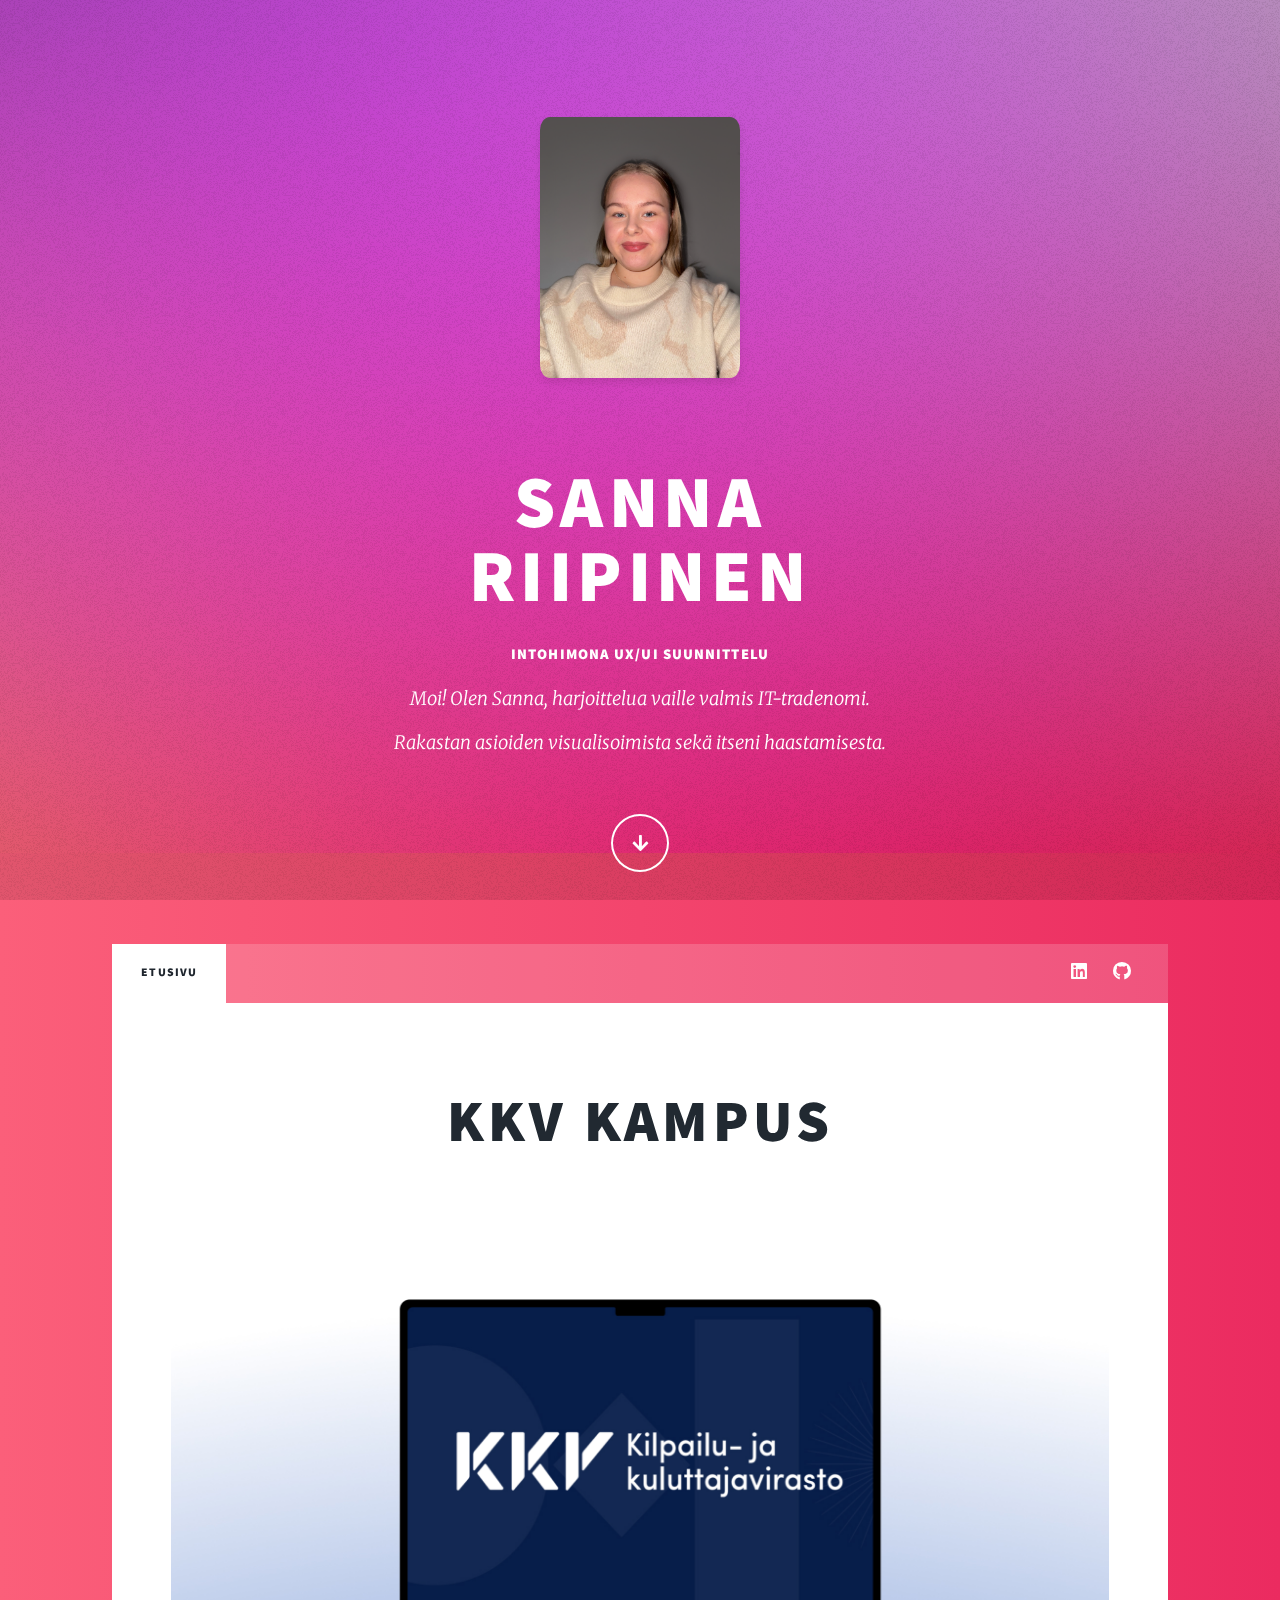
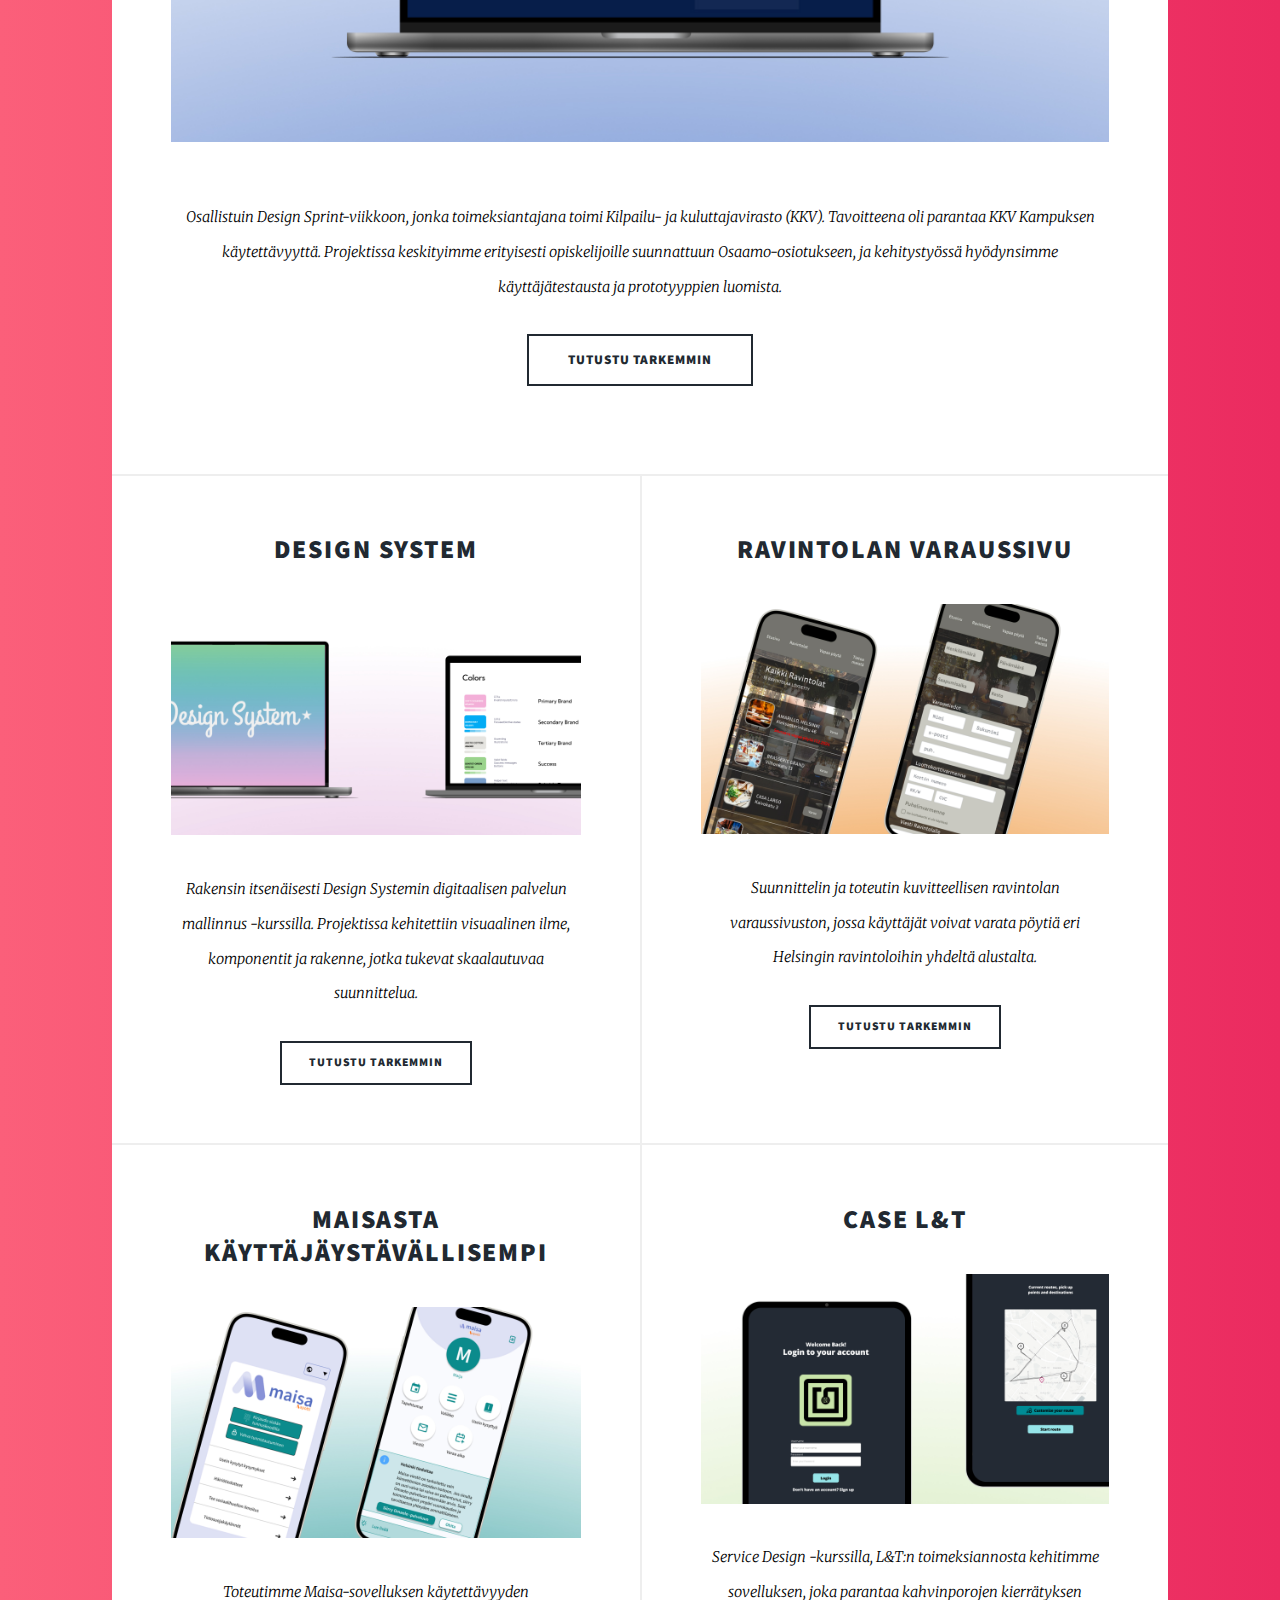
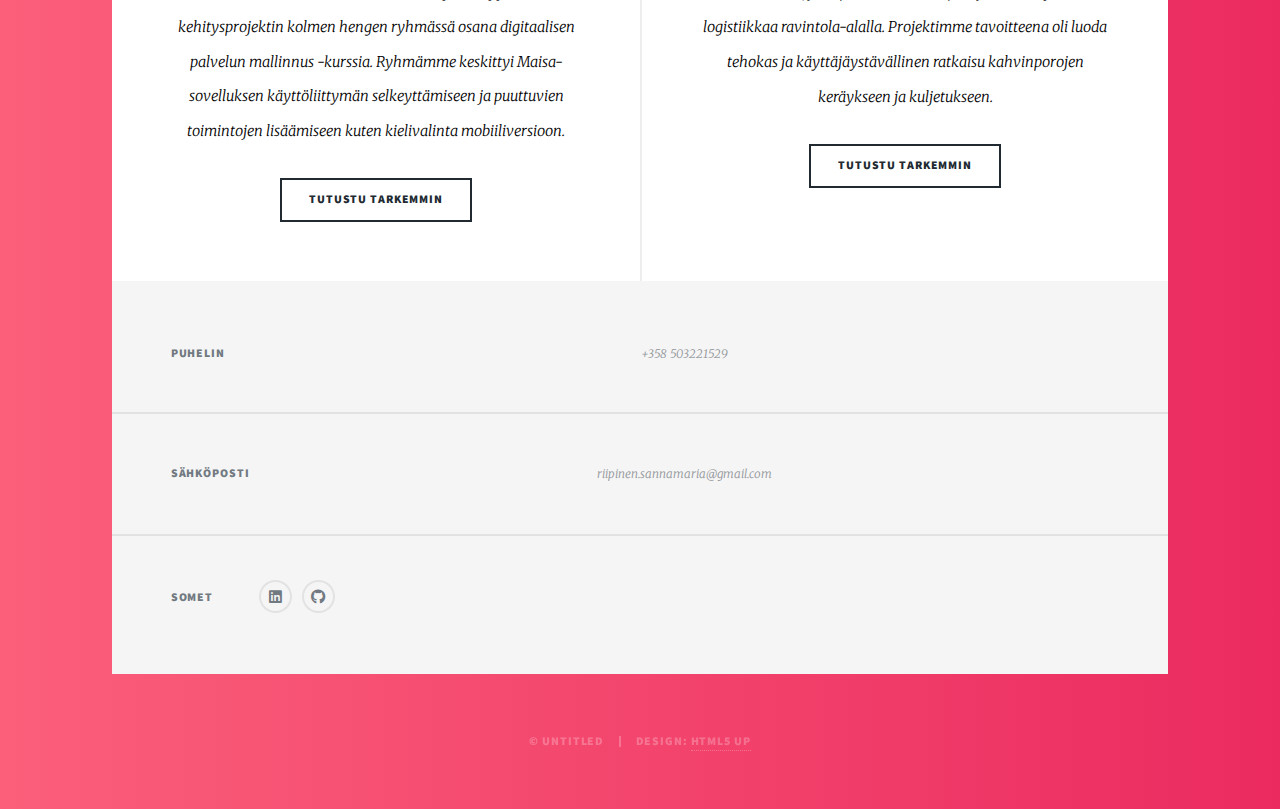
<file: index.html>
<!DOCTYPE HTML>
<!--
	Massively by HTML5 UP
	html5up.net | @ajlkn
	Free for personal and commercial use under the CCA 3.0 license (html5up.net/license)
-->
<html>
	<head>
		<title>Sanna Riipinen</title>
		<meta charset="utf-8" />
		<meta name="viewport" content="width=device-width, initial-scale=1, user-scalable=no" />
		<link rel="stylesheet" href="assets/css/main.css" />
		<noscript><link rel="stylesheet" href="assets/css/noscript.css" /></noscript>
	</head>
	<body class="is-preload">

		<!-- Wrapper -->
			<div id="wrapper" class="fade-in">
				<!-- Intro -->
					<div id="intro" class="intro-container">
						<div class="image-container">
							<img src="images/mina.png" alt="Your Image">
						</div>
						<div class="text-container">	
						<h1>Sanna Riipinen</h1>
						<h4>Intohimona UX/UI Suunnittelu</h4>
						<p>Moi! Olen Sanna, harjoittelua vaille valmis IT-tradenomi. Rakastan asioiden visualisoimista sekä itseni haastamisesta. </p>
						</div>
						<ul class="actions">
							<li><a href="#main" class="button icon solid solo fa-arrow-down scrolly">Continue</a></li>
						</ul>
				</div>		
				<!-- Nav -->
					<nav id="nav">
						<ul class="links">
							<li class="active"><a href="index.html">Etusivu</a></li>
						</ul>
						<ul class="icons">
							<li><a href="https://www.linkedin.com/in/sanna-riipinen/" class="icon brands alt fa-linkedin"><span class="label">LinkedIn</span></a></li>
							<li><a href="https://github.com/sannariipinen?tab=repositories" class="icon brands alt fa-github"><span class="label">GitHub</span></a></li>
						</ul>
					</nav>

				<!-- Main -->
					<div id="main">
						<!-- Featured Post -->
							<article class="post featured">
								<header class="major">
									<h2><a href="project1.html">KKV Kampus</a></h2>
								</header>
								<a href="project1.html" class="image main"><img src="images/Thumbnail1.jpg" alt="" /></a>
								<p>Osallistuin Design Sprint-viikkoon, jonka toimeksiantajana toimi Kilpailu- ja kuluttajavirasto (KKV). Tavoitteena oli parantaa KKV Kampuksen käytettävyyttä. Projektissa keskityimme erityisesti opiskelijoille suunnattuun Osaamo-osiotukseen, ja kehitystyössä hyödynsimme käyttäjätestausta ja prototyyppien luomista.</p>
								<ul class="actions special">
									<li><a href="project1.html" class="button large">Tutustu tarkemmin</a></li>
								</ul>
							</article>

						<!-- Posts -->
							<section class="posts">
								<article>
									<header>
										<h2><a href="project2.html">Design System</a></h2>
									</header>
									<a href="project2.html" class="image fit"><img src="images/Thumbnail2.jpg" alt="" /></a>
									<p>Rakensin itsenäisesti Design Systemin digitaalisen palvelun mallinnus -kurssilla. Projektissa kehitettiin visuaalinen ilme, komponentit ja rakenne, jotka tukevat skaalautuvaa suunnittelua.</p>
									<ul class="actions special">
										<li><a href="project2.html" class="button">Tutustu tarkemmin</a></li>
									</ul>
								</article>
								<article>
									<header>
										<h2><a href="project3.html">Ravintolan varaussivu</a></h2>
									</header>
									<a href="project3.html" class="image fit"><img src="images/Thumbnail3.jpg" alt="" /></a>
									<p>Suunnittelin ja toteutin kuvitteellisen ravintolan varaussivuston, jossa käyttäjät voivat varata pöytiä eri Helsingin ravintoloihin yhdeltä alustalta.</p>
									<ul class="actions special">
										<li><a href="project3.html" class="button">Tutustu tarkemmin</a></li>
									</ul>
								</article>
								<article>
									<header>
										<h2><a href="project4.html">Maisasta käyttäjäystävällisempi</a></h2>
									</header>
									<a href="project4.html" class="image fit"><img src="images/Thumbnail4.jpg" alt="" /></a>
									<p>Toteutimme Maisa-sovelluksen käytettävyyden kehitysprojektin kolmen hengen ryhmässä osana digitaalisen palvelun mallinnus -kurssia. Ryhmämme keskittyi Maisa-sovelluksen käyttöliittymän selkeyttämiseen ja puuttuvien toimintojen lisäämiseen kuten kielivalinta mobiiliversioon.</p>
									<ul class="actions special">
										<li><a href="project4.html" class="button">Tutustu tarkemmin</a></li>
									</ul>
								</article>
								<article>
									<header>
										<h2><a href="project5.html">Case L&T</a></h2>
									</header>
									<a href="project5.html" class="image fit"><img src="images/Thumbnail5.jpg" alt="" /></a>
									<p>Service Design -kurssilla, L&T:n toimeksiannosta kehitimme sovelluksen, joka parantaa kahvinporojen kierrätyksen logistiikkaa ravintola-alalla. Projektimme tavoitteena oli luoda tehokas ja käyttäjäystävällinen ratkaisu kahvinporojen keräykseen ja kuljetukseen.</p>
									<ul class="actions special">
										<li><a href="project5.html" class="button">Tutustu tarkemmin</a></li>
									</ul>
								</article>
							</section>
					</div>

				<!-- Footer -->
					<footer id="footer">
						<section class="split contact">
							<section>
								<h3>Puhelin</h3>
						<p>+358 503221529</p>
					</section>
					<section>
						<h3>Sähköposti</h3>
						<p>riipinen.sannamaria@gmail.com</p>
					</section>
					<section>
						<h3>Somet</h3>
						<ul class="icons alt">
							<li><a href="https://www.linkedin.com/in/sanna-riipinen/" class="icon brands alt fa-linkedin"><span class="label">LinkedIn</span></a></li>
							<li><a href="https://github.com/sannariipinen?tab=repositories" class="icon brands alt fa-github"><span class="label">GitHub</span></a></li>
						</ul>
							</section>
						</section>
					</footer>

				<!-- Copyright -->
					<div id="copyright">
						<ul><li>&copy; Untitled</li><li>Design: <a href="https://html5up.net">HTML5 UP</a></li></ul>
					</div>

			</div>

		<!-- Scripts -->
			<script src="assets/js/jquery.min.js"></script>
			<script src="assets/js/jquery.scrollex.min.js"></script>
			<script src="assets/js/jquery.scrolly.min.js"></script>
			<script src="assets/js/browser.min.js"></script>
			<script src="assets/js/breakpoints.min.js"></script>
			<script src="assets/js/util.js"></script>
			<script src="assets/js/main.js"></script>

	</body>
</html>
</file>
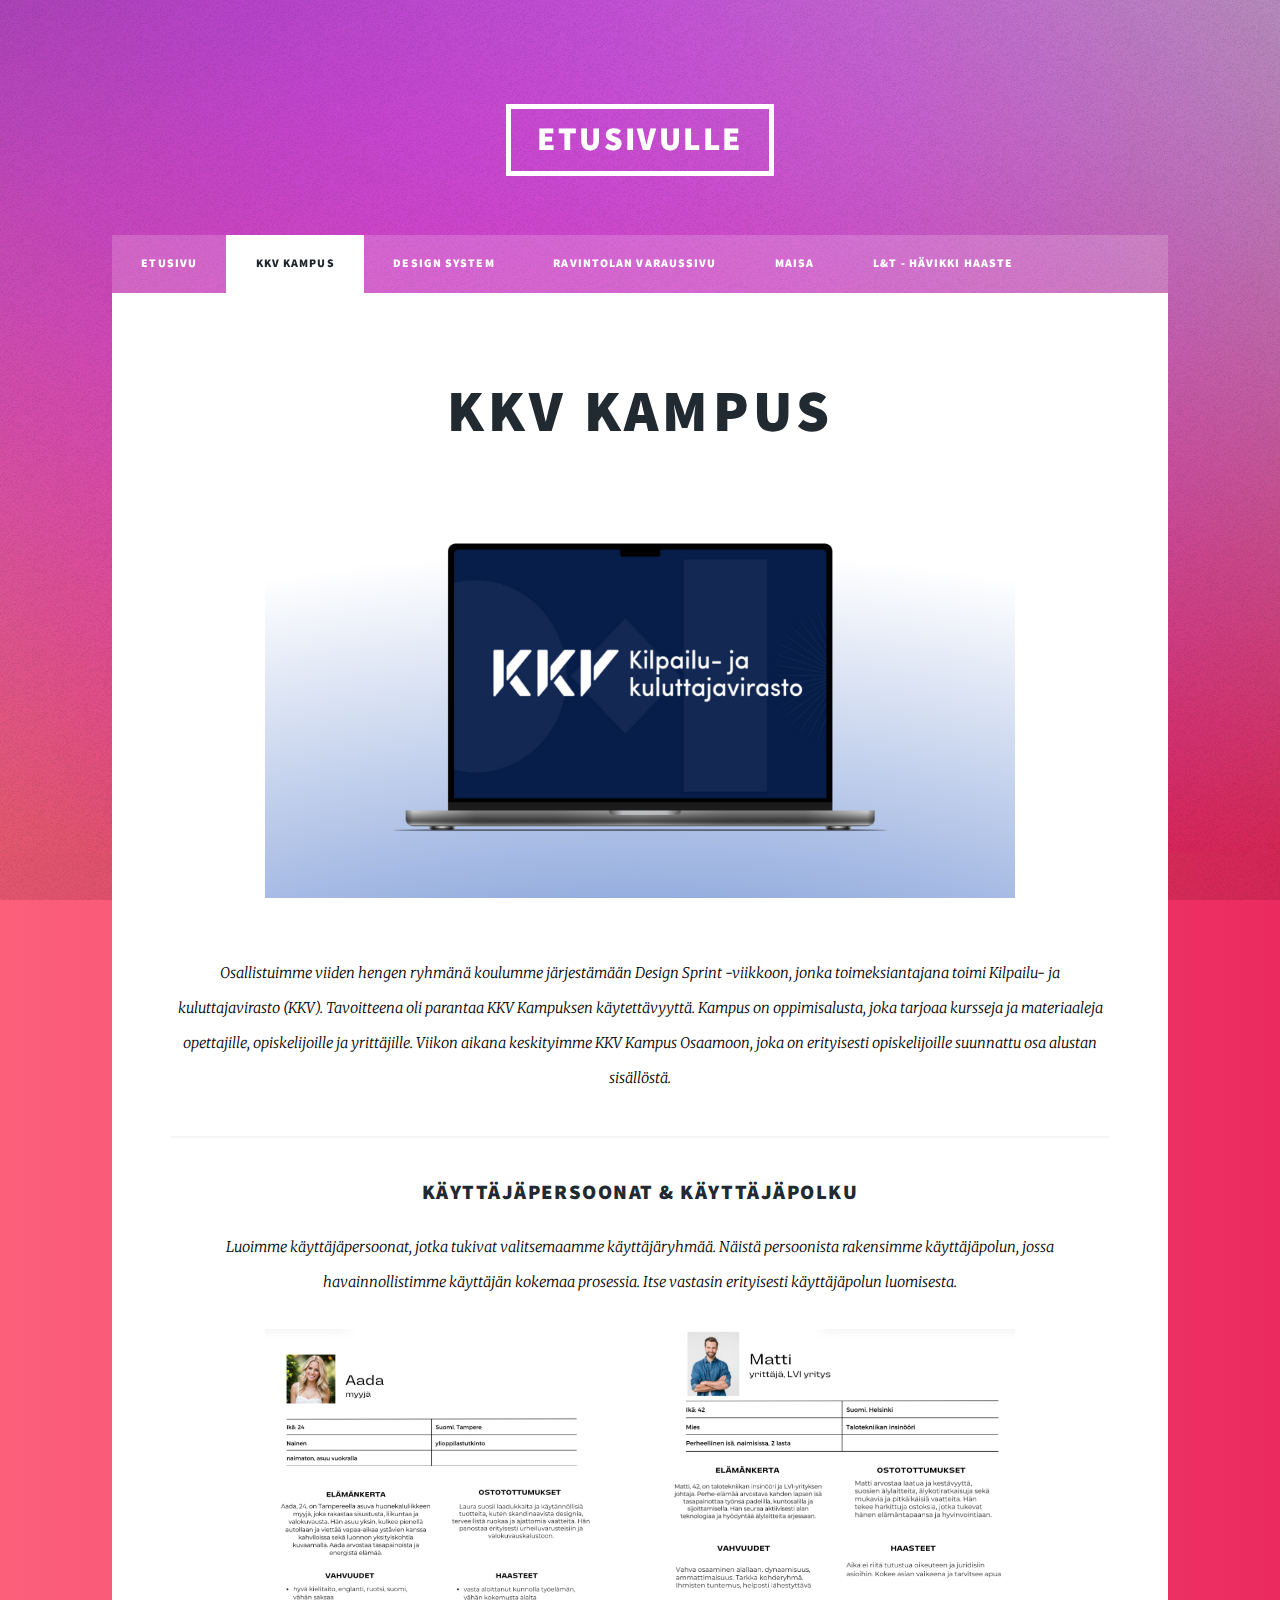
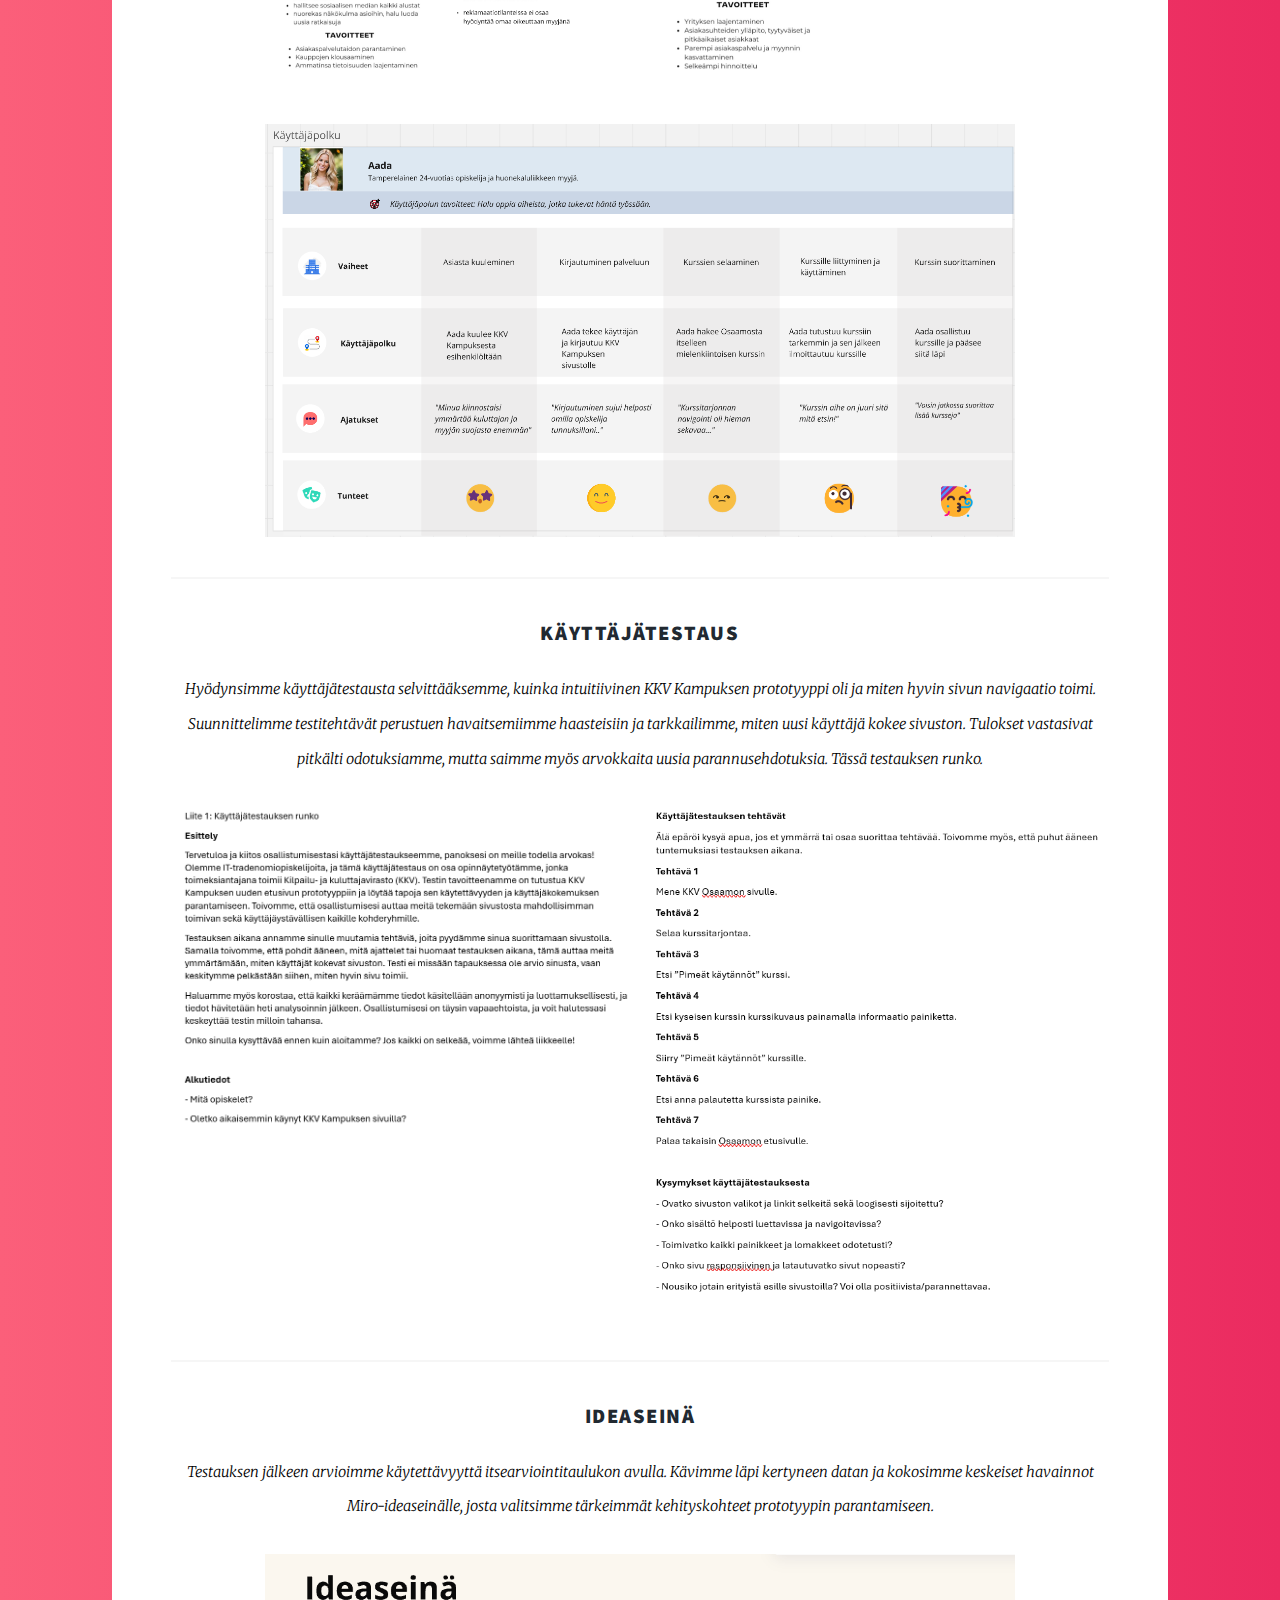
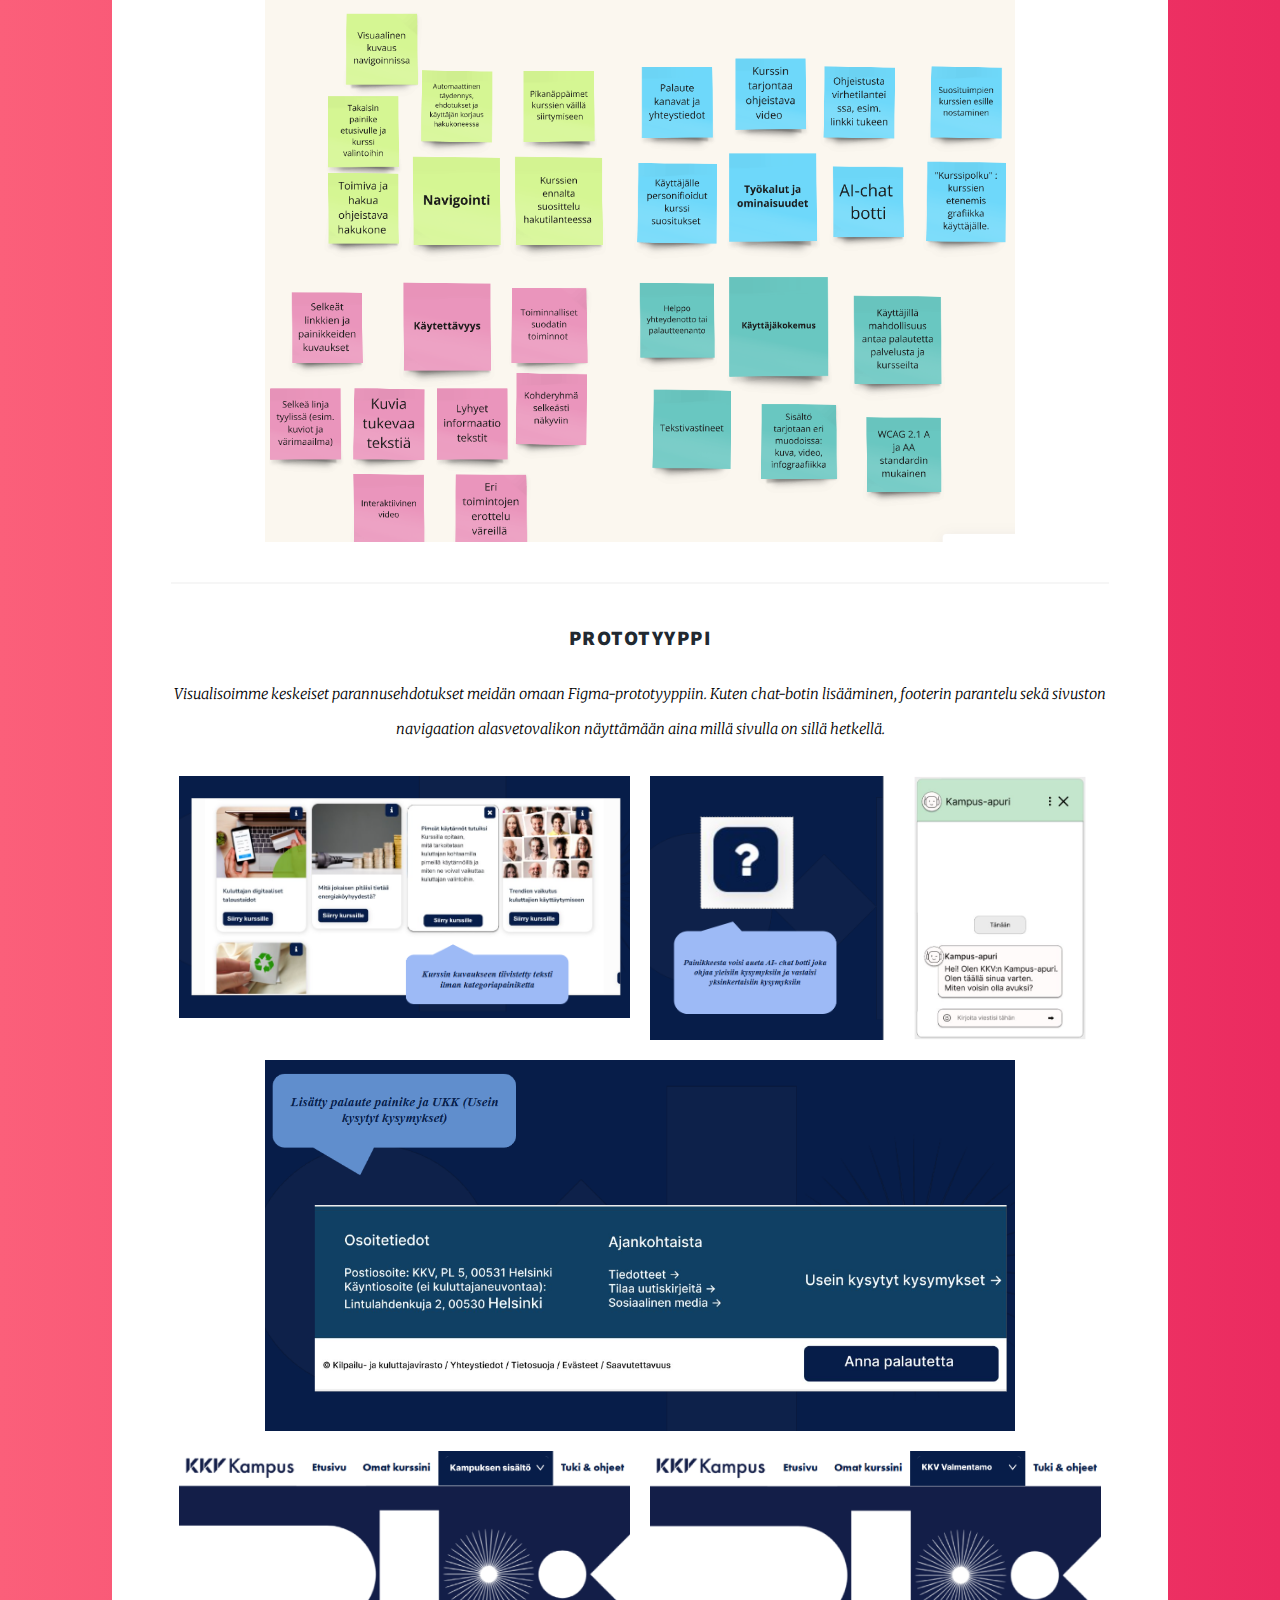
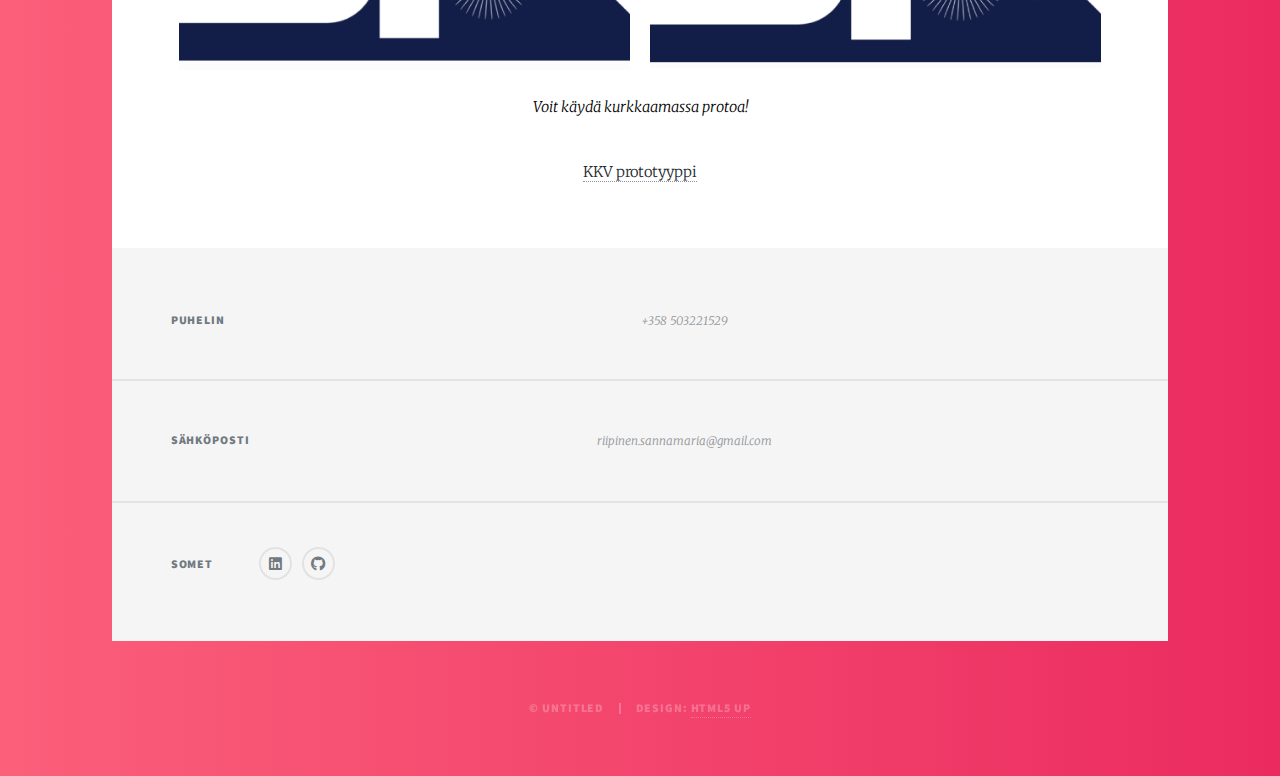
<file: project1.html>
<!DOCTYPE HTML>
<html lang="fi">
	<head>
		<title>Projekti 1 - KKV Kampus</title>
		<meta charset="utf-8" />
		<meta name="viewport" content="width=device-width, initial-scale=1, user-scalable=no" />
		<link rel="stylesheet" href="assets/css/main.css" />
		<noscript><link rel="stylesheet" href="assets/css/noscript.css" /></noscript>
	</head>
	<body class="is-preload">

		<!-- Wrapper (keskitetty asettelu) -->
		<div id="wrapper" class="fade-in">

			<!-- Header -->
			<header id="header">
				<a href="index.html" class="logo">Etusivulle</a>
			</header>

			<!-- Nav -->
			<nav id="nav">
				<ul class="links">
					<li><a href="index.html">Etusivu</a></li>
					<li class="active"><a href="project1.html">KKV Kampus</a></li>
					<li><a href="project2.html">Design System</a></li>
					<li><a href="project3.html">Ravintolan varaussivu</a></li>
					<li><a href="project4.html">Maisa</a></li>
					<li><a href="project5.html">L&T - Hävikki haaste</a></li>
				</ul>
			</nav>

			<div id="main">
				<article class="post featured">
					<header class="major">				
						<h2>KKV Kampus</h2>
						<img src="images/Thumbnail1.jpg" alt="Design System Cover" class="image fit1" />
					</header>
					<p>Osallistuimme viiden hengen ryhmänä koulumme järjestämään Design Sprint -viikkoon, jonka toimeksiantajana toimi Kilpailu- ja kuluttajavirasto (KKV). Tavoitteena oli parantaa KKV Kampuksen käytettävyyttä. Kampus on oppimisalusta, joka tarjoaa kursseja ja materiaaleja opettajille, opiskelijoille ja yrittäjille.
					Viikon aikana keskityimme KKV Kampus Osaamoon, joka on erityisesti opiskelijoille suunnattu osa alustan sisällöstä.</p>
				<hr class="hr-divider" />
					<h3>Käyttäjäpersoonat & käyttäjäpolku</h3>
						<p>Luoimme käyttäjäpersoonat, jotka tukivat valitsemaamme käyttäjäryhmää. Näistä persoonista rakensimme käyttäjäpolun, jossa havainnollistimme käyttäjän kokemaa prosessia. Itse vastasin erityisesti käyttäjäpolun luomisesta.</p>
                            <img src="images/KKV1.png" alt="käyttäjäpersoonat" class="image fit1" />
							<img src="images/KKV2.png" alt="käyttäjäpolku" class="image fit1" />
				<hr class="hr-divider" />
					<h3>Käyttäjätestaus</h3>
						<p>Hyödynsimme käyttäjätestausta selvittääksemme, kuinka intuitiivinen KKV Kampuksen prototyyppi oli ja miten hyvin sivun navigaatio toimi. Suunnittelimme testitehtävät perustuen havaitsemiimme haasteisiin ja tarkkailimme, miten uusi käyttäjä kokee sivuston. Tulokset vastasivat pitkälti odotuksiamme, mutta saimme myös arvokkaita uusia parannusehdotuksia. Tässä testauksen runko.</p>
						<div class="image-row">
					        <img src="images/KKV5.png" alt="Käyttäjätestauksen runko" class="image fit2" />
                            <img src="images/KKV4.png" alt="käyttäjätestauksen runko" class="image fit2" />
                        </div>
				<hr class="hr-divider" />
					<h3>ideaseinä</h3>
						<p>Testauksen jälkeen arvioimme käytettävyyttä itsearviointitaulukon avulla. Kävimme läpi kertyneen datan ja kokosimme keskeiset havainnot Miro-ideaseinälle, josta valitsimme tärkeimmät kehityskohteet prototyypin parantamiseen.</p>
					        <img src="images/KKV3.png" alt="Pöytävaraus" class="image fit1" />
				<hr class="hr-divider" />
					<h3>Prototyyppi</h3>
						<p>Visualisoimme keskeiset parannusehdotukset meidän omaan Figma-prototyyppiin. Kuten chat-botin lisääminen, footerin parantelu sekä sivuston navigaation alasvetovalikon näyttämään aina millä sivulla on sillä hetkellä.</p>
                        <div class="image-row">
                            <img src="images/KKV6.png" alt="reititys" class="image fit2" />
                            <img src="images/KKV7.png" alt="lopetus" class="image fit2" />
                        </div>
					        <img src="images/KKV8.png" alt="Pöytävaraus" class="image fit1" />
						<div class="image-row">
                            <img src="images/KKV9.png" alt="reititys" class="image fit2" />
                            <img src="images/KKV10.png" alt="lopetus" class="image fit2" />
                        </div>
				<p> Voit käydä kurkkaamassa protoa!</p>	
				<a href="https://www.figma.com/design/kP093LZGBPpHYmNLRYuFK4/Untitled?node-id=0-1&t=KZ8xJol1jEEBD3DZ-1" target="_blank">KKV prototyyppi</a>
				</article>
			</div>

			<footer id="footer">
				<section class="split contact">
					<section>
						<h3>Puhelin</h3>
						<p>+358 503221529</p>
					</section>
					<section>
						<h3>Sähköposti</h3>
						<p>riipinen.sannamaria@gmail.com</p>
					</section>
					<section>
						<h3>Somet</h3>
						<ul class="icons alt">
							<li><a href="https://www.linkedin.com/in/sanna-riipinen/" class="icon brands alt fa-linkedin"><span class="label">LinkedIn</span></a></li>
							<li><a href="https://github.com/sannariipinen?tab=repositories" class="icon brands alt fa-github"><span class="label">GitHub</span></a></li>
						</ul>
					</section>
				</section>
			</footer>
			<div id="copyright">
				<ul><li>&copy; Untitled</li><li>Design: <a href="https://html5up.net">HTML5 UP</a></li></ul>
			</div>
		</div>

		<script src="assets/js/jquery.min.js"></script>
		<script src="assets/js/jquery.scrollex.min.js"></script>
		<script src="assets/js/jquery.scrolly.min.js"></script>
		<script src="assets/js/browser.min.js"></script>
		<script src="assets/js/breakpoints.min.js"></script>
		<script src="assets/js/util.js"></script>
		<script src="assets/js/main.js"></script>

	</body>
</html>
</file>
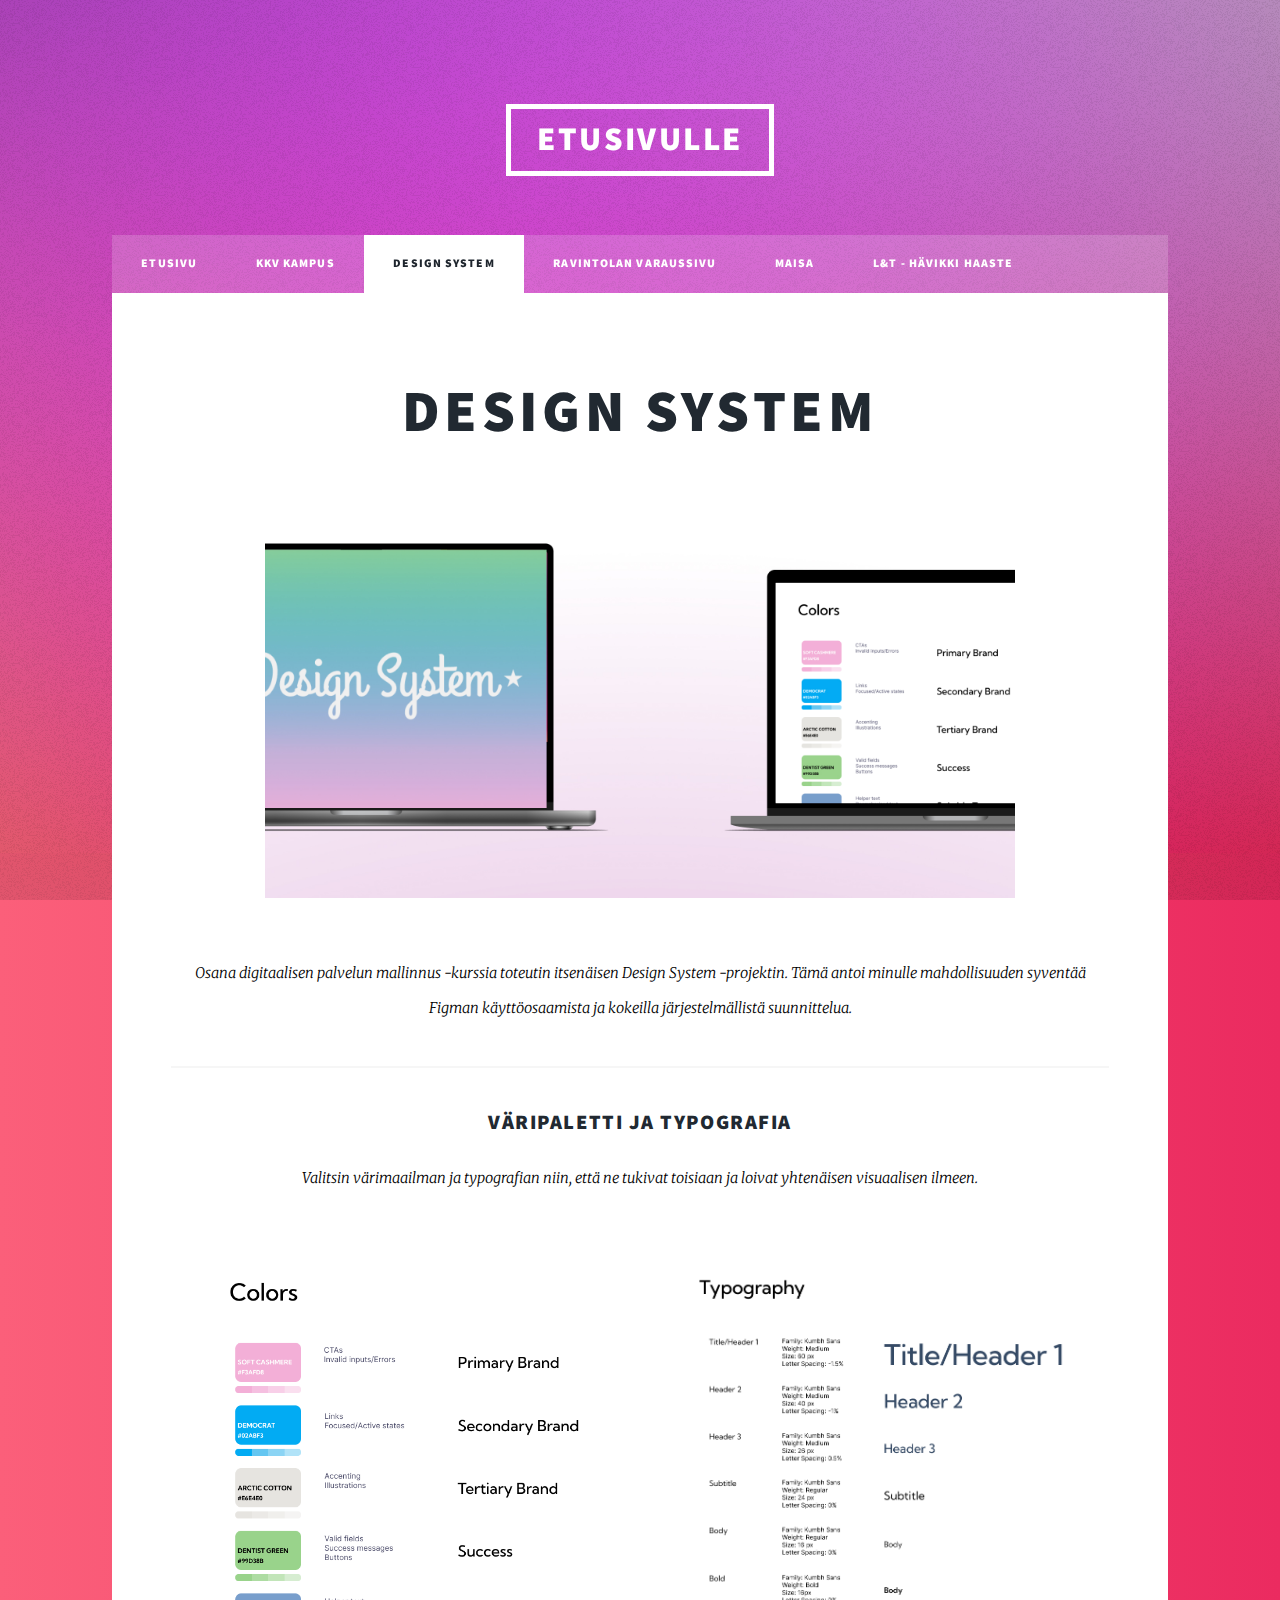
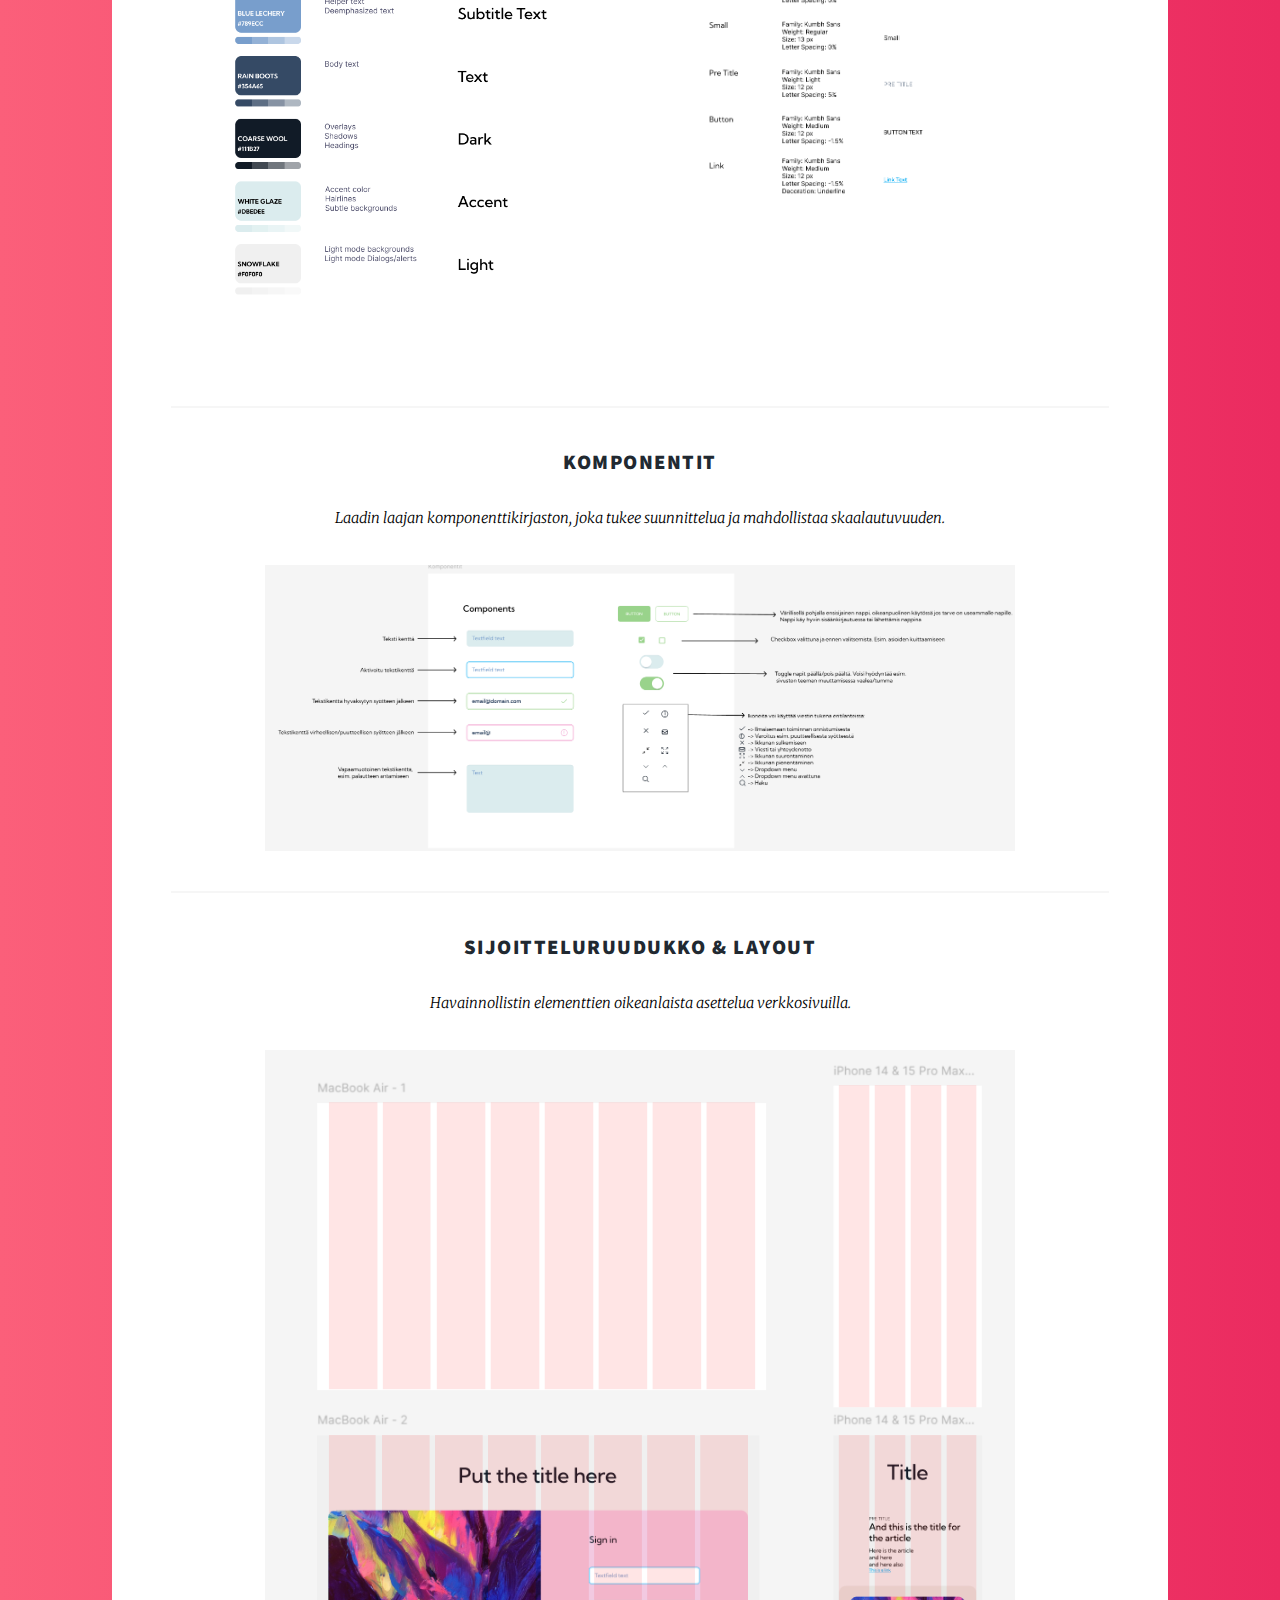
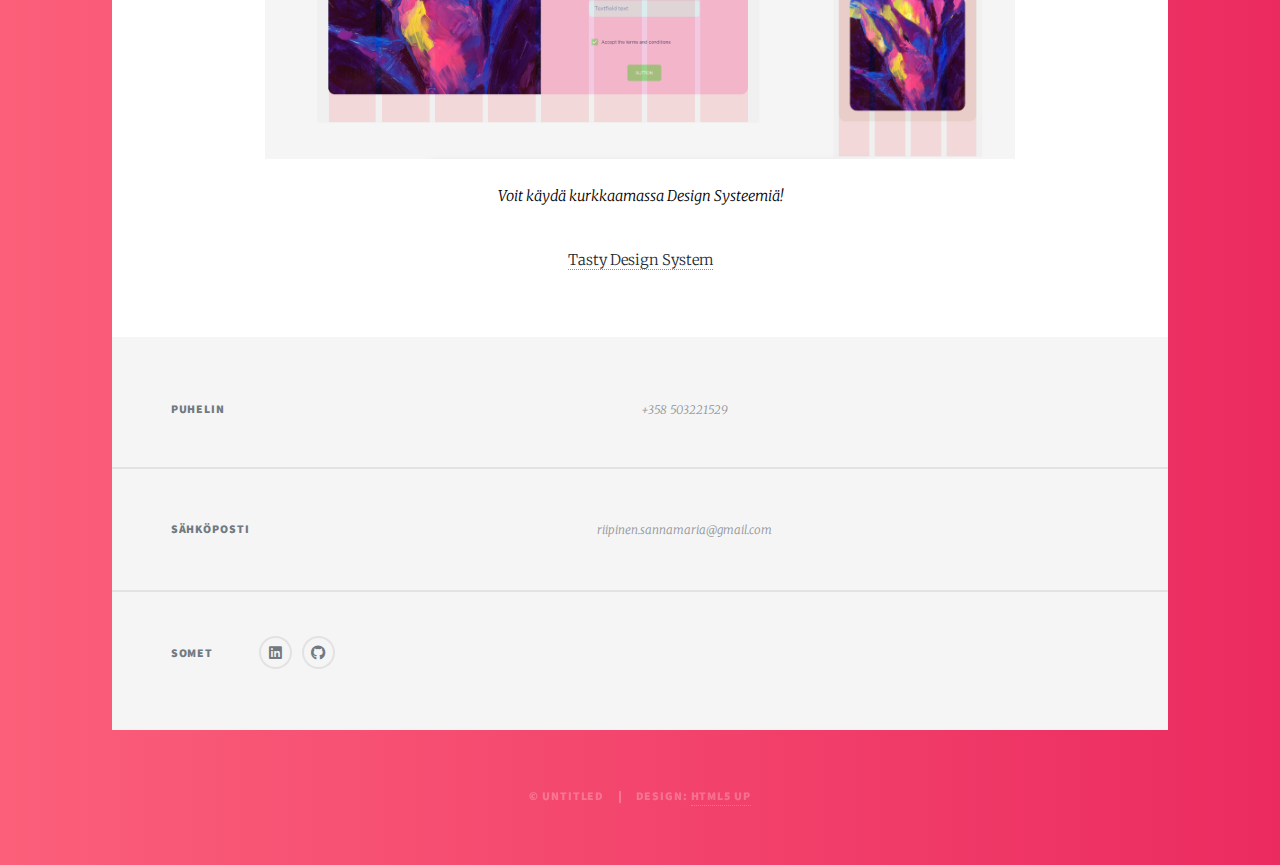
<file: project2.html>
<!DOCTYPE HTML>
<html lang="fi">
	<head>
		<title>Projekti 2 - Design System</title>
		<meta charset="utf-8" />
		<meta name="viewport" content="width=device-width, initial-scale=1, user-scalable=no" />
		<link rel="stylesheet" href="assets/css/main.css" />
		<noscript><link rel="stylesheet" href="assets/css/noscript.css" /></noscript>
	</head>
	<body class="is-preload">

		<div id="wrapper" class="fade-in">

			<header id="header">
				<a href="index.html" class="logo">Etusivulle</a>
			</header>

			<nav id="nav">
				<ul class="links">
					<li><a href="index.html">Etusivu</a></li>
                    <li><a href="project1.html">KKV Kampus</a></li>
					<li class="active"><a href="project2.html">Design System</a></li>
					<li><a href="project3.html">Ravintolan varaussivu</a></li>
					<li><a href="project4.html">Maisa</a></li>
					<li><a href="project5.html">L&T - Hävikki haaste</a></li>
				</ul>
			</nav>

			<div id="main">
				<article class="post featured">
					<header class="major">
						
						<h2>Design System</h2>
						<img src="images/Thumbnail2.jpg" alt="Design System Cover" class="image fit1" />
					</header>
					<p>Osana digitaalisen palvelun mallinnus -kurssia toteutin itsenäisen Design System -projektin. Tämä antoi minulle mahdollisuuden syventää Figman käyttöosaamista ja kokeilla järjestelmällistä suunnittelua.</p>
				<hr class="hr-divider" />
					<h3>Väripaletti ja typografia</h3>
						<p>Valitsin värimaailman ja typografian niin, että ne tukivat toisiaan ja loivat yhtenäisen visuaalisen ilmeen.</p>
						<div class="image-row">
							<img src="images/varipaletti.png" alt="Väripaletti" class="image fit2" />
							<img src="images/typografia.png" alt="Typografia" class="image fit2" />
						</div>
				<hr class="hr-divider" />
					<h3>Komponentit</h3>
						<p>Laadin laajan komponenttikirjaston, joka tukee suunnittelua ja mahdollistaa skaalautuvuuden.</p>
					<img src="images/komponentit.png" alt="Komponentit" class="image fit1" />
				<hr class="hr-divider" />
					<h3>Sijoitteluruudukko & Layout</h3>
						<p>Havainnollistin elementtien oikeanlaista asettelua verkkosivuilla.</p>
					<img src="images/designgrid.png" alt="Sijoitteluruudukko" class="image fit1" />
					<p> Voit käydä kurkkaamassa Design Systeemiä!</p>	
				<a href="https://www.figma.com/design/bk8zkI1pTNHqHYHu14cEAJ/Design-System?node-id=0-1&t=baKq7RvVzzGRAQdi-1" target="_blank">Tasty Design System</a>
				</article>
			</div>

			<footer id="footer">
				<section class="split contact">
					<section>
						<h3>Puhelin</h3>
						<p>+358 503221529</p>
					</section>
					<section>
						<h3>Sähköposti</h3>
						<p>riipinen.sannamaria@gmail.com</p>
					</section>
					<section>
						<h3>Somet</h3>
						<ul class="icons alt">
							<li><a href="https://www.linkedin.com/in/sanna-riipinen/" class="icon brands alt fa-linkedin"><span class="label">LinkedIn</span></a></li>
							<li><a href="https://github.com/sannariipinen?tab=repositories" class="icon brands alt fa-github"><span class="label">GitHub</span></a></li>
						</ul>
					</section>
				</section>
			</footer>
			<div id="copyright">
				<ul><li>&copy; Untitled</li><li>Design: <a href="https://html5up.net">HTML5 UP</a></li></ul>
			</div>
		</div>

		<script src="assets/js/jquery.min.js"></script>
		<script src="assets/js/jquery.scrollex.min.js"></script>
		<script src="assets/js/jquery.scrolly.min.js"></script>
		<script src="assets/js/browser.min.js"></script>
		<script src="assets/js/breakpoints.min.js"></script>
		<script src="assets/js/util.js"></script>
		<script src="assets/js/main.js"></script>

	</body>
</html>
</file>
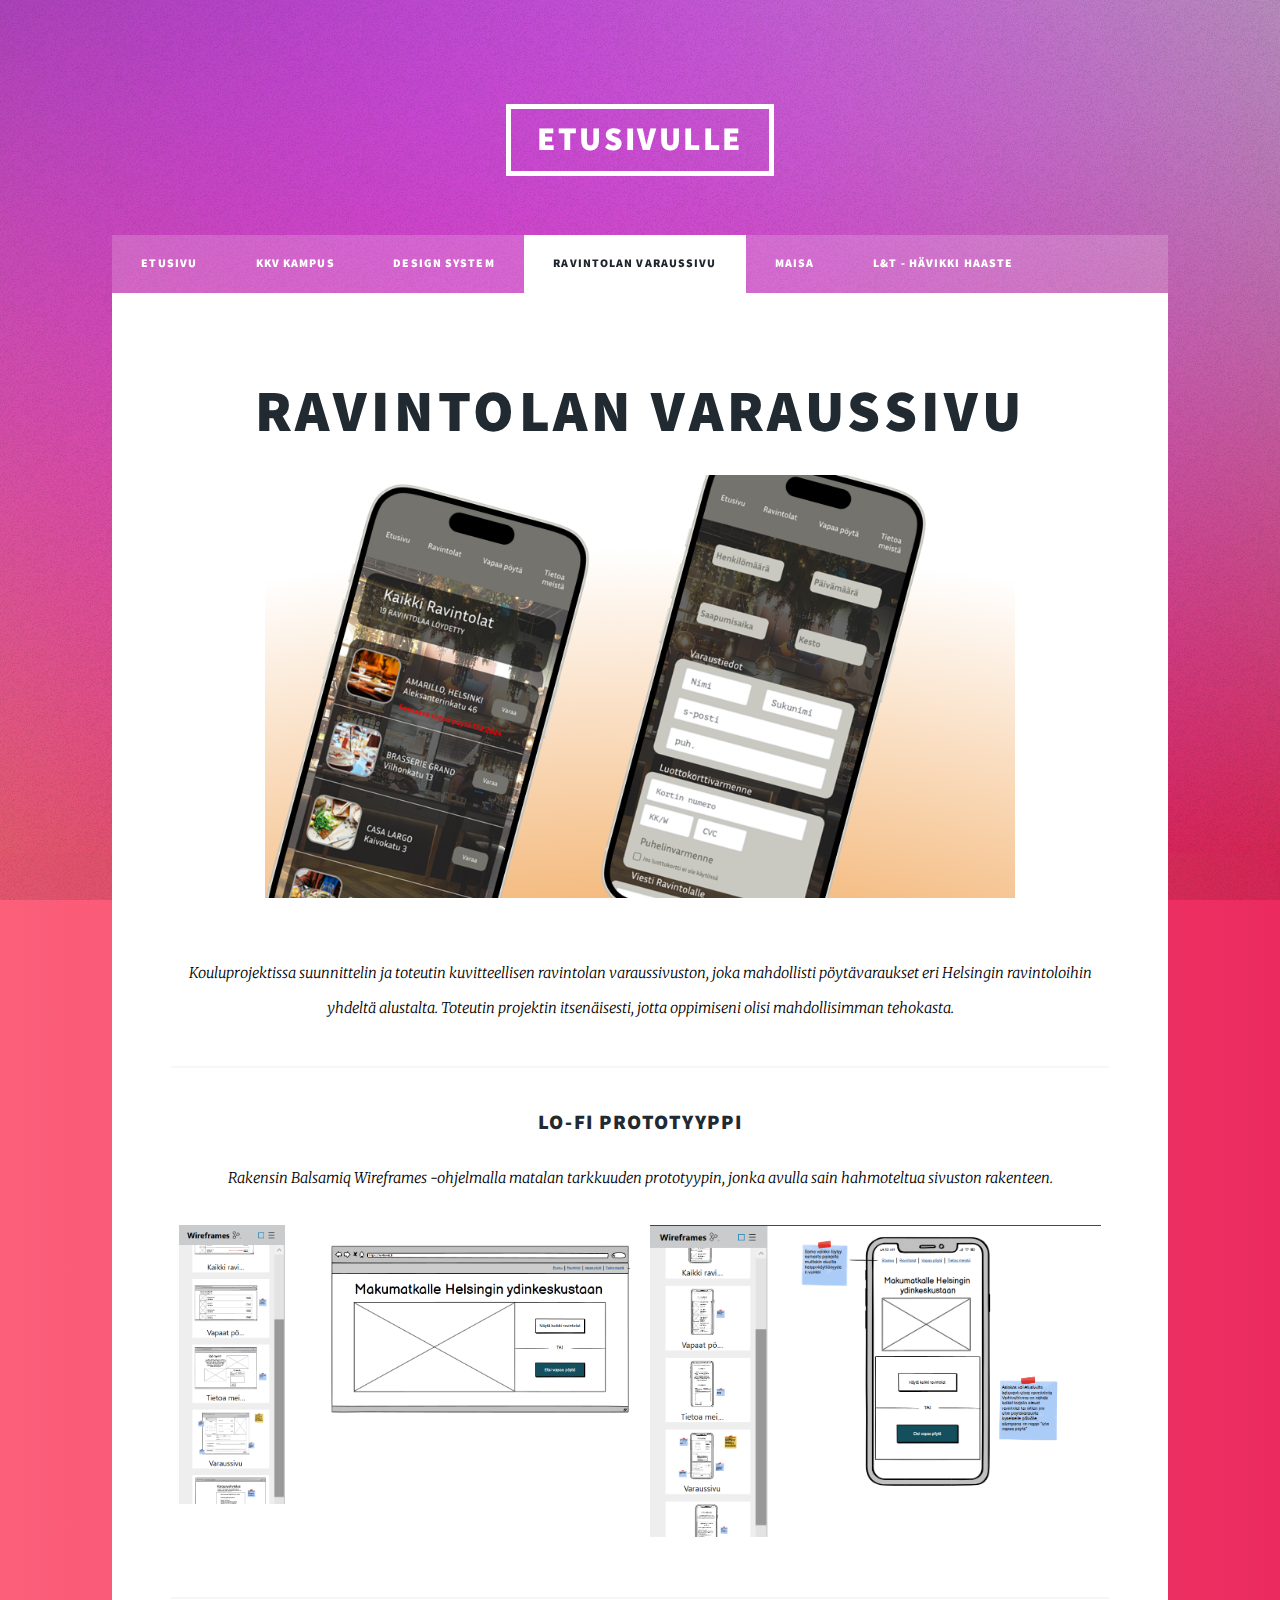
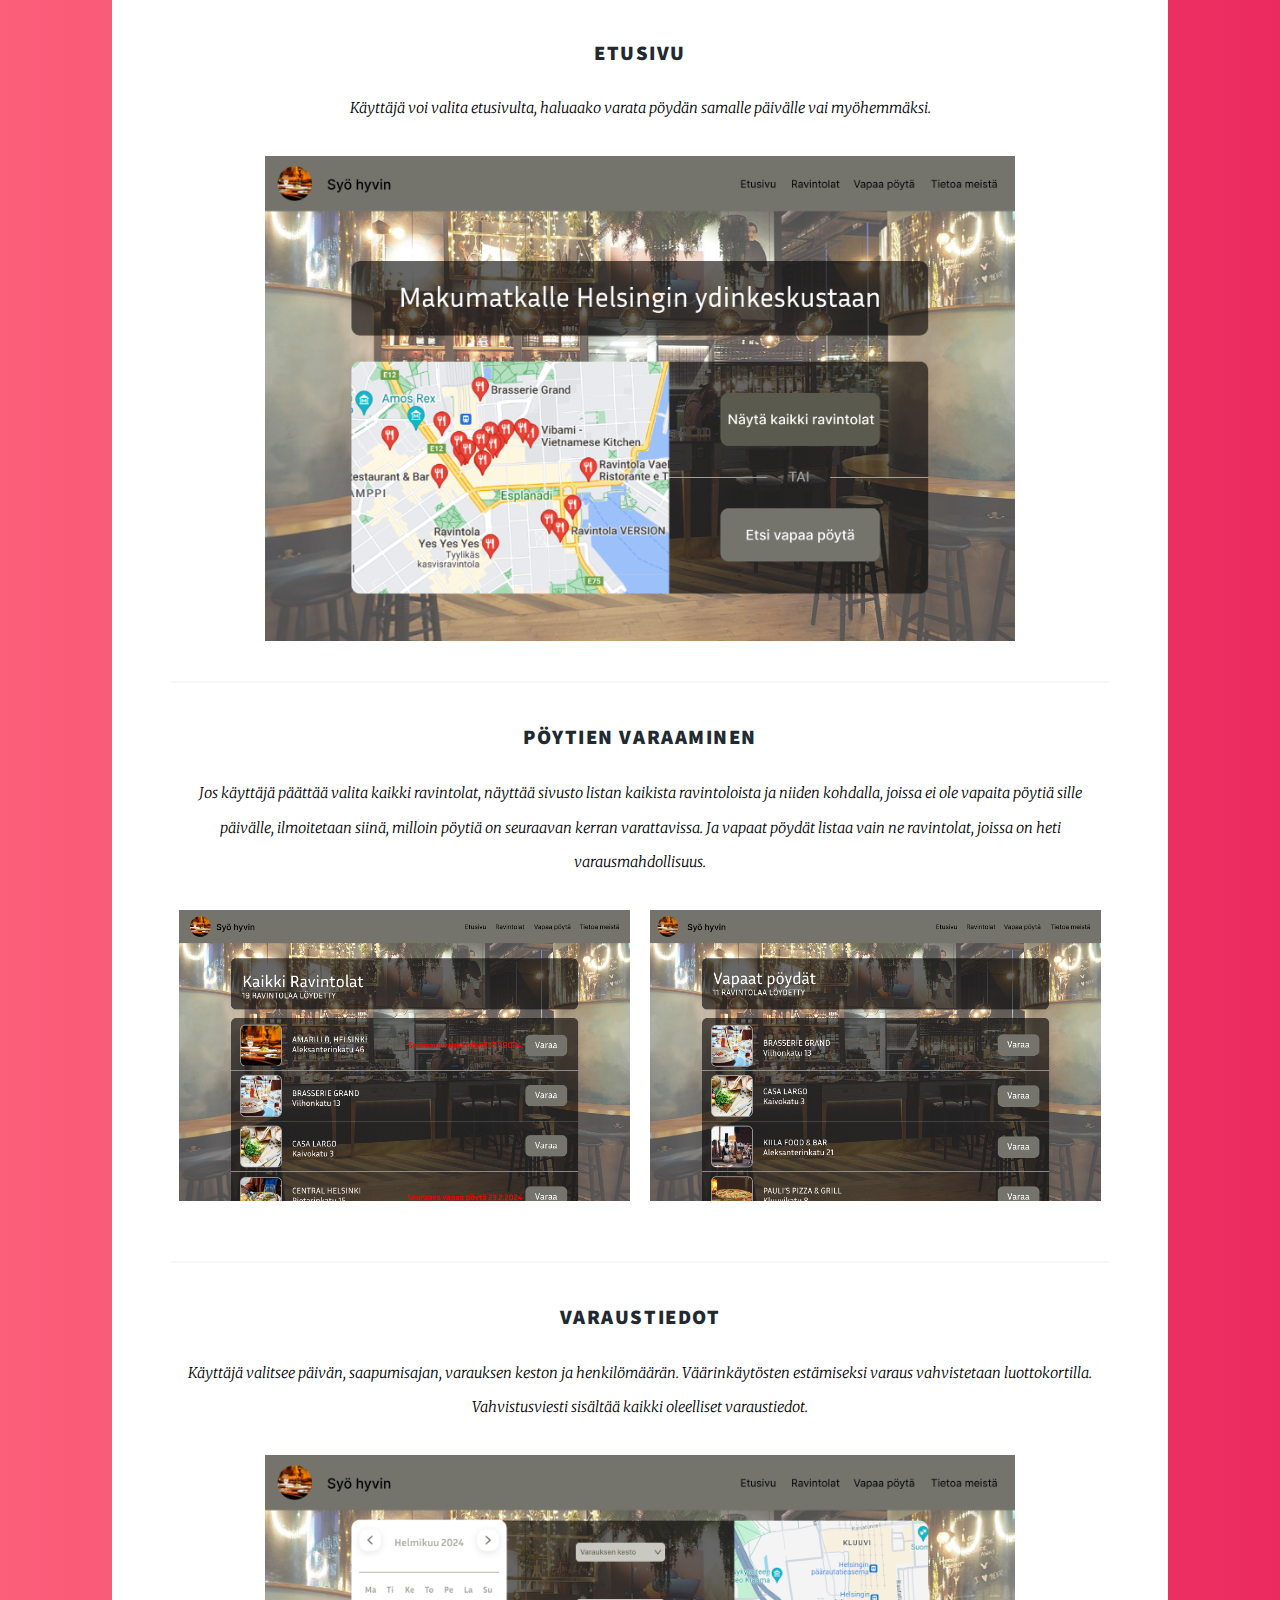
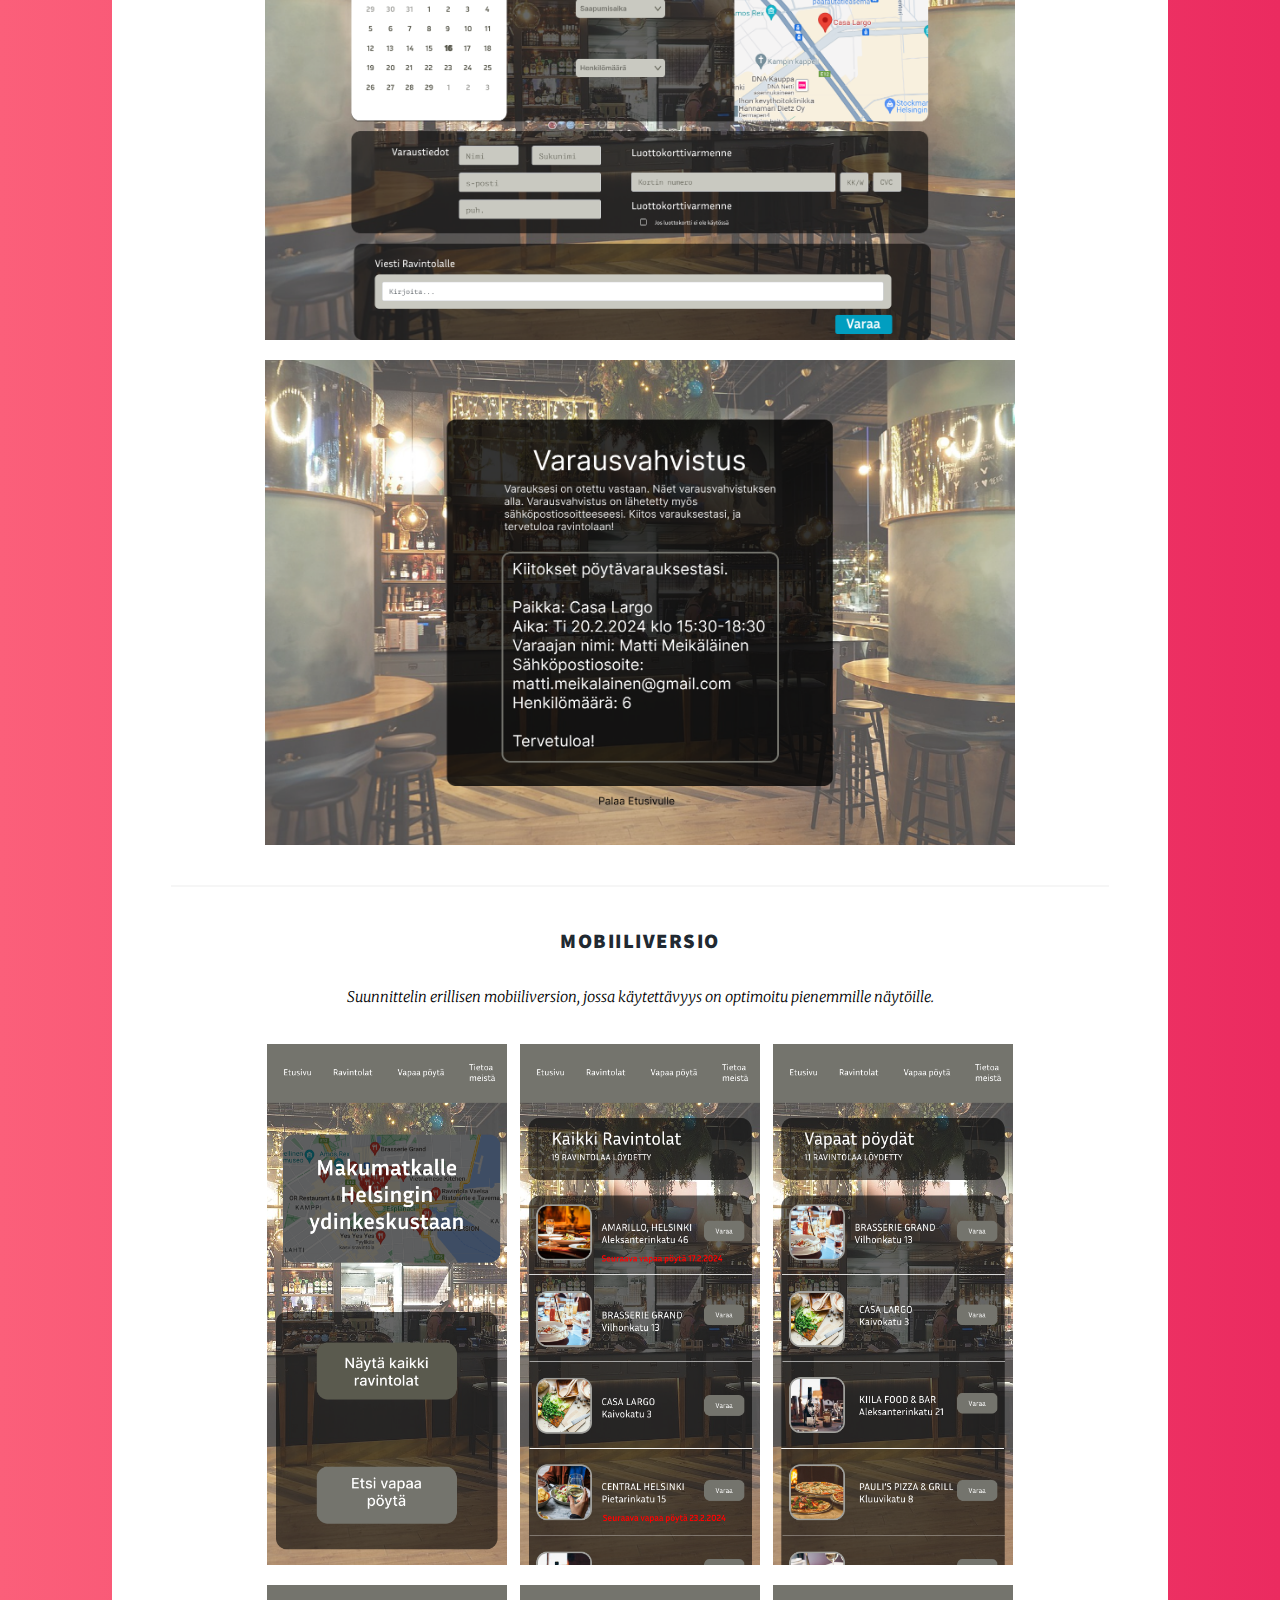
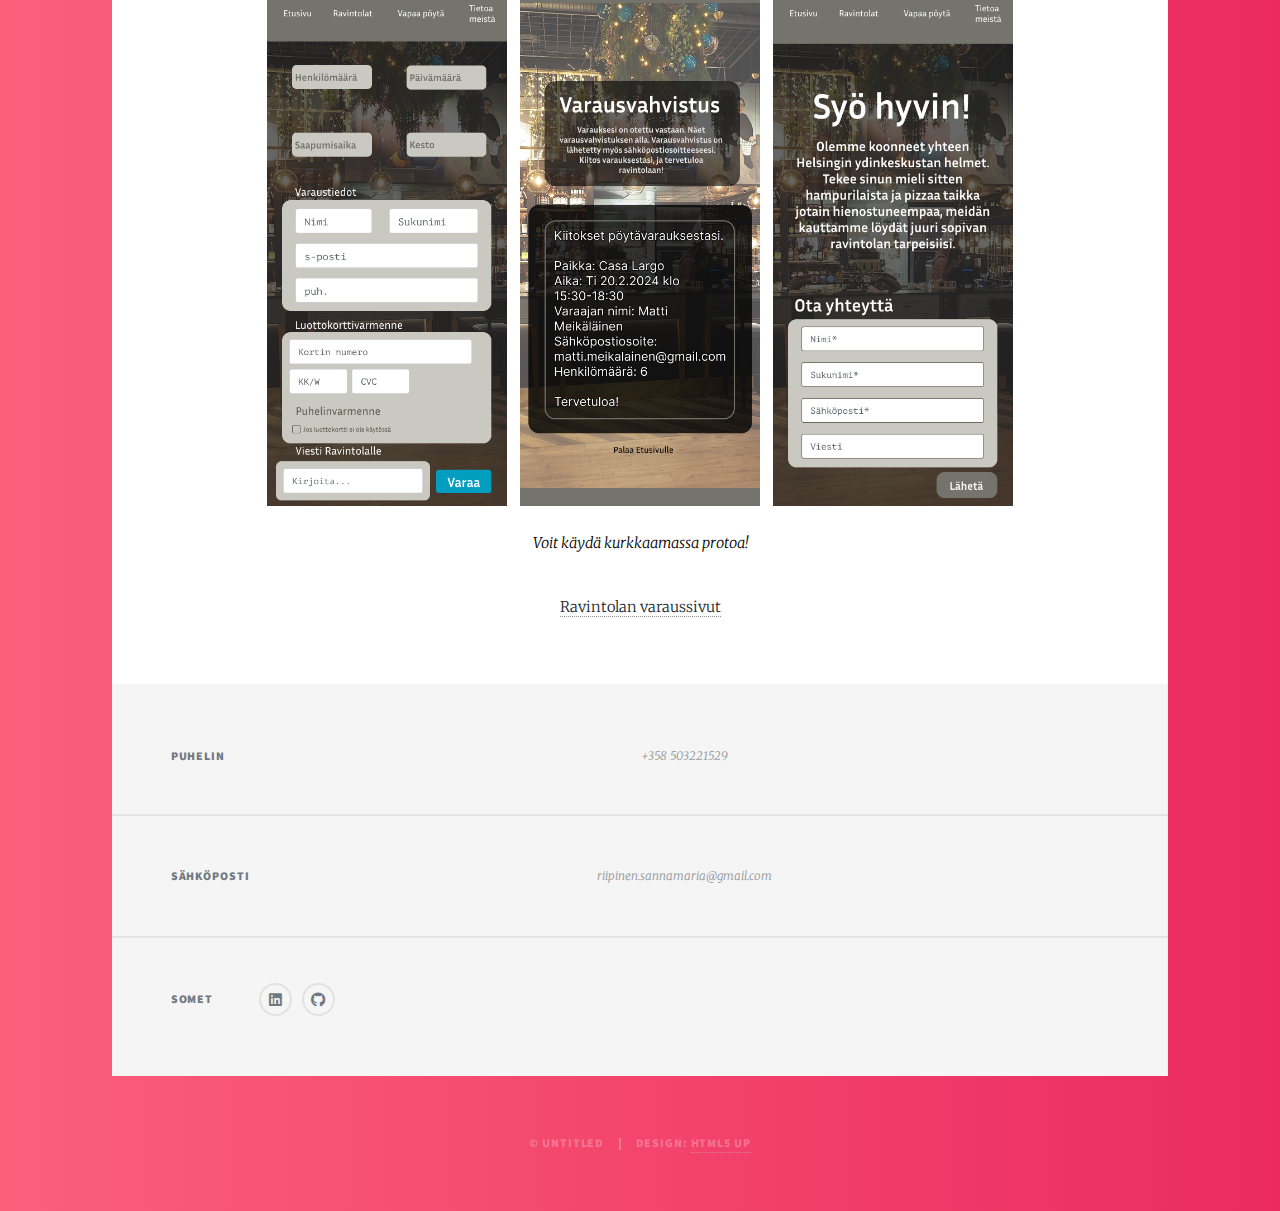
<file: project3.html>
<!DOCTYPE HTML>
<html lang="fi">
	<head>
		<title>Projekti 3 - Ravintolan varaussivu</title>
		<meta charset="utf-8" />
		<meta name="viewport" content="width=device-width, initial-scale=1, user-scalable=no" />
		<link rel="stylesheet" href="assets/css/main.css" />
		<noscript><link rel="stylesheet" href="assets/css/noscript.css" /></noscript>
	</head>
	<body class="is-preload">

		<div id="wrapper" class="fade-in">

			<header id="header">
				<a href="index.html" class="logo">Etusivulle</a>
			</header>

			<nav id="nav">
				<ul class="links">
					<li><a href="index.html">Etusivu</a></li>
                    <li><a href="project1.html">KKV Kampus</a></li>
					<li><a href="project2.html">Design System</a></li>
					<li class="active"><a href="project3.html">Ravintolan varaussivu</a></li>
					<li><a href="project4.html">Maisa</a></li>
					<li><a href="project5.html">L&T - Hävikki haaste</a></li>
				</ul>
			</nav>

			<div id="main">
				<article class="post featured">
					<header class="major">
						
						<h2>Ravintolan varaussivu</h2>
						<img src="images/Thumbnail3.jpg" alt="Design System Cover" class="image fit1" />
					</header>
					<p>Kouluprojektissa suunnittelin ja toteutin kuvitteellisen ravintolan varaussivuston, joka mahdollisti pöytävaraukset eri Helsingin ravintoloihin yhdeltä alustalta. Toteutin projektin itsenäisesti, jotta oppimiseni olisi mahdollisimman tehokasta.</p>
				<hr class="hr-divider" />
					<h3>Lo-fi prototyyppi</h3>
						<p>Rakensin Balsamiq Wireframes -ohjelmalla matalan tarkkuuden prototyypin, jonka avulla sain hahmoteltua sivuston rakenteen.</p>
                        <div class="image-row">
                            <img src="images/ravintola1.png" alt="wireframe1" class="image fit2" />
                            <img src="images/ravintola2.png" alt="wireframe2" class="image fit2" />
                        </div>
				<hr class="hr-divider" />
					<h3>Etusivu</h3>
						<p>Käyttäjä voi valita etusivulta, haluaako varata pöydän samalle päivälle vai myöhemmäksi.</p>
					<img src="images/ravintola3.png" alt="Etusivu" class="image fit1" />
				<hr class="hr-divider" />
					<h3>Pöytien varaaminen</h3>
						<p>Jos käyttäjä päättää valita kaikki ravintolat, näyttää sivusto listan kaikista ravintoloista ja niiden kohdalla, joissa ei ole vapaita pöytiä sille päivälle, ilmoitetaan siinä, milloin pöytiä on seuraavan kerran varattavissa. Ja vapaat pöydät listaa vain ne ravintolat, joissa on heti varausmahdollisuus.</p>
                        <div class="image-row">
					        <img src="images/ravintola4.png" alt="Pöytävaraus" class="image fit2" />
                            <img src="images/ravintola5.png" alt="Vapaat pöydät" class="image fit2" />
                        </div>
				<hr class="hr-divider" />
					<h3>Varaustiedot</h3>
						<p>Käyttäjä valitsee päivän, saapumisajan, varauksen keston ja henkilömäärän. Väärinkäytösten estämiseksi varaus vahvistetaan luottokortilla. Vahvistusviesti sisältää kaikki oleelliset varaustiedot.</p>
					<img src="images/ravintola6.png" alt="Varaustiedot" class="image fit1" />
                    <img src="images/ravintola7.png" alt="Varausvahvistus" class="image fit1" />
                <hr class="hr-divider" />
                    <h3>Mobiiliversio</h3>
					<p>Suunnittelin erillisen mobiiliversion, jossa käytettävyys on optimoitu pienemmille näytöille.</p>
                    <div class="image-row2">
                        <img src="images/ravintola9.png" alt="Etusivu" class="image fit2" />
                        <img src="images/ravintola10.png" alt="Ravintolat" class="image fit2" />
                        <img src="images/ravintola11.png" alt="Vapaat pöydät" class="image fit2" />
                    </div>
                    <div class="image-row2">
                        <img src="images/ravintola12.png" alt="varaussivu" class="image fit2" />
                        <img src="images/ravintola13.png" alt="Varausvahvistus" class="image fit2" />
                        <img src="images/ravintola14.png" alt="Tietoa meistä" class="image fit2" />
                    </div>
					<p> Voit käydä kurkkaamassa protoa! </p>	
				<a href="https://www.figma.com/design/OG8Hr0M4EqISqYYV7CjKkk/Ravintolan-varaussivu?node-id=0-1&t=s8ls9FWwVf8PU4Lp-1" target="_blank">Ravintolan varaussivut</a>
				</article>
			</div>

			<footer id="footer">
				<section class="split contact">
					<section>
						<h3>Puhelin</h3>
						<p>+358 503221529</p>
					</section>
					<section>
						<h3>Sähköposti</h3>
						<p>riipinen.sannamaria@gmail.com</p>
					</section>
					<section>
						<h3>Somet</h3>
						<ul class="icons alt">
							<li><a href="https://www.linkedin.com/in/sanna-riipinen/" class="icon brands alt fa-linkedin"><span class="label">LinkedIn</span></a></li>
							<li><a href="https://github.com/sannariipinen?tab=repositories" class="icon brands alt fa-github"><span class="label">GitHub</span></a></li>
						</ul>
					</section>
				</section>
			</footer>
			<div id="copyright">
				<ul><li>&copy; Untitled</li><li>Design: <a href="https://html5up.net">HTML5 UP</a></li></ul>
			</div>
		</div>

		<script src="assets/js/jquery.min.js"></script>
		<script src="assets/js/jquery.scrollex.min.js"></script>
		<script src="assets/js/jquery.scrolly.min.js"></script>
		<script src="assets/js/browser.min.js"></script>
		<script src="assets/js/breakpoints.min.js"></script>
		<script src="assets/js/util.js"></script>
		<script src="assets/js/main.js"></script>

	</body>
</html>
</file>
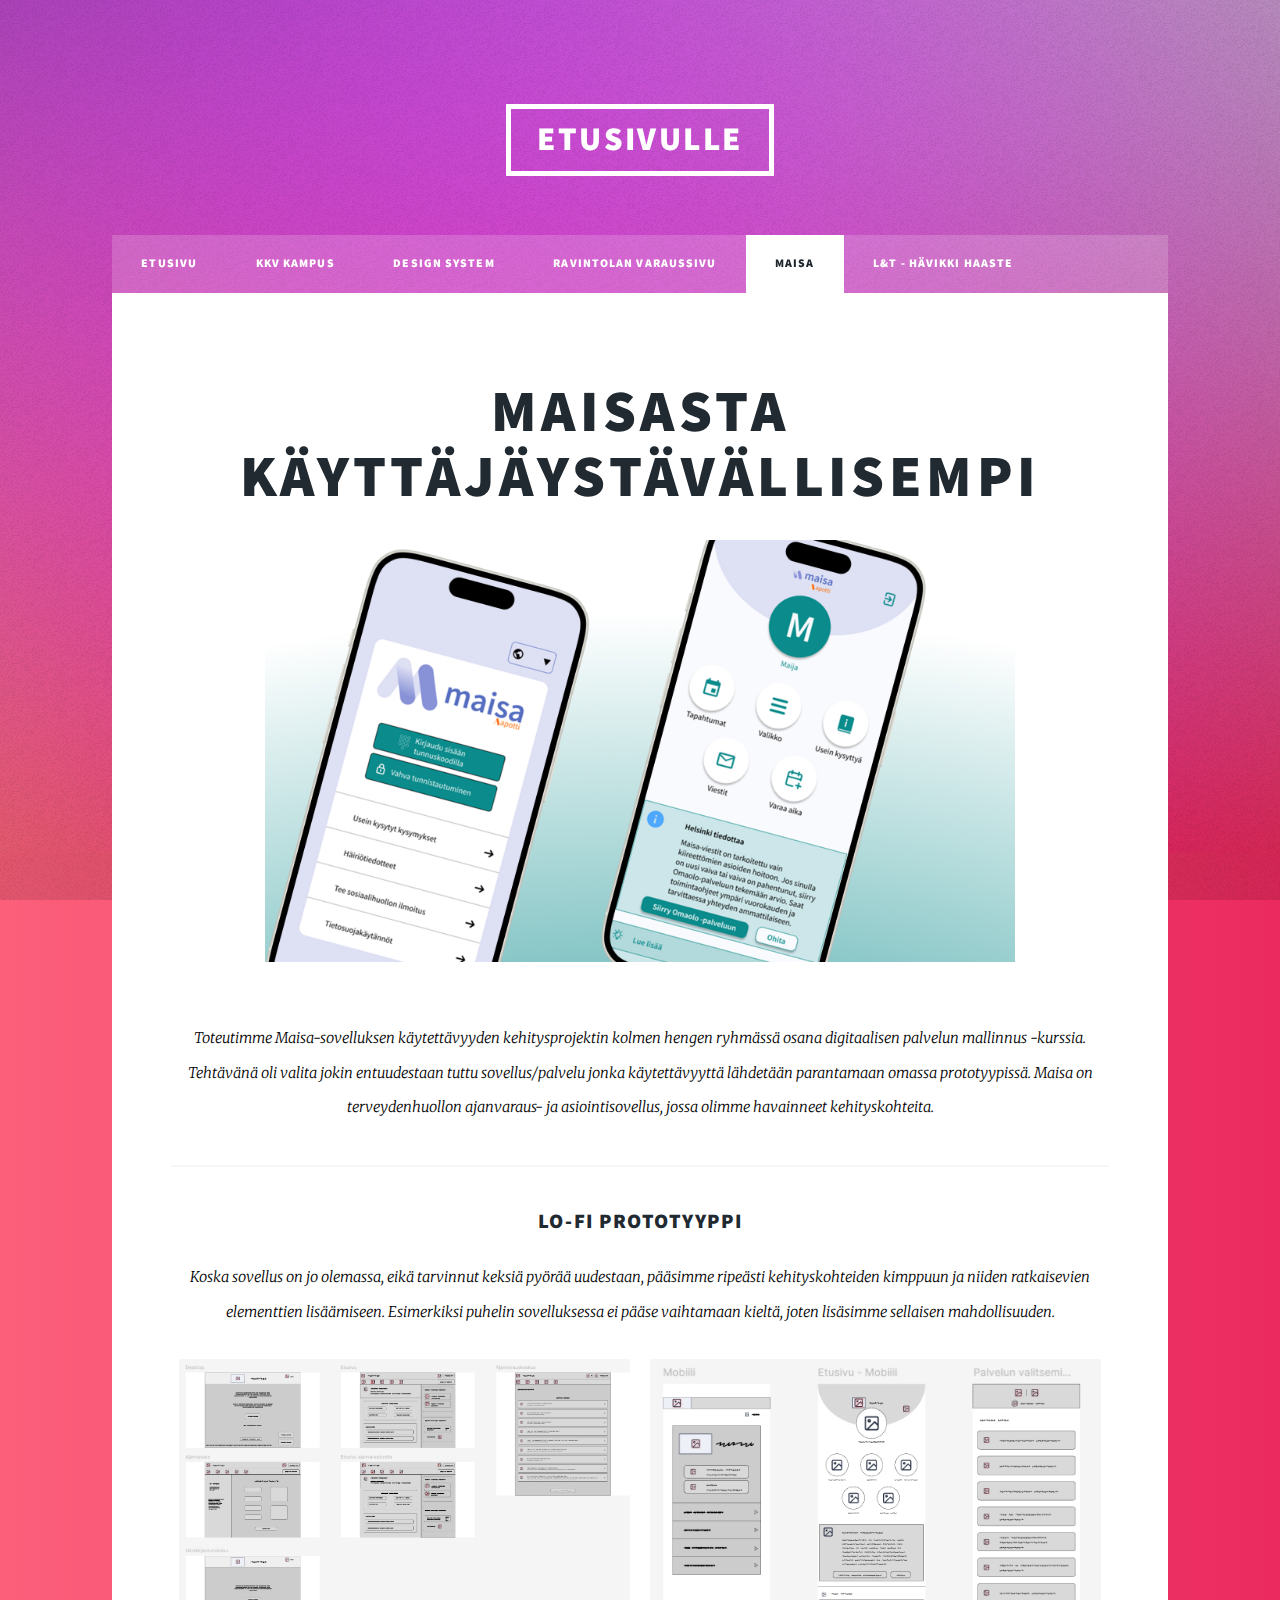
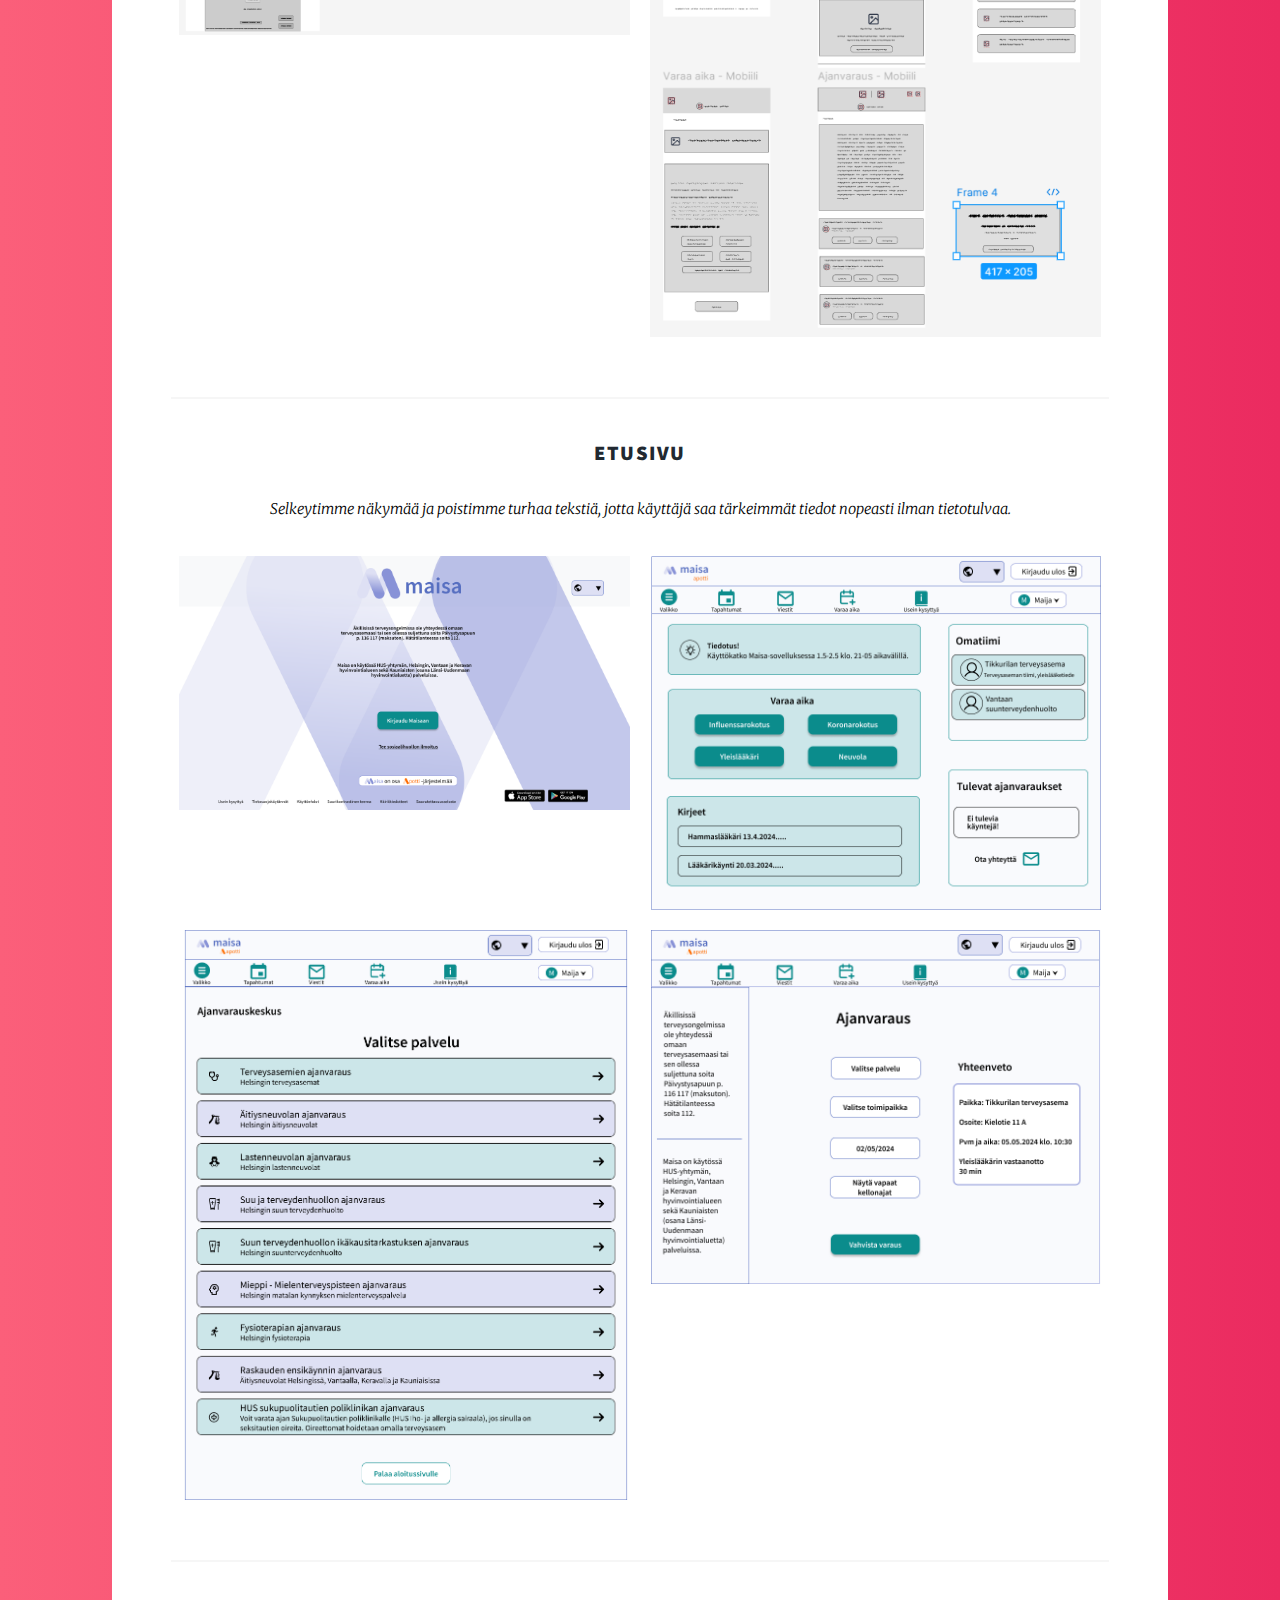
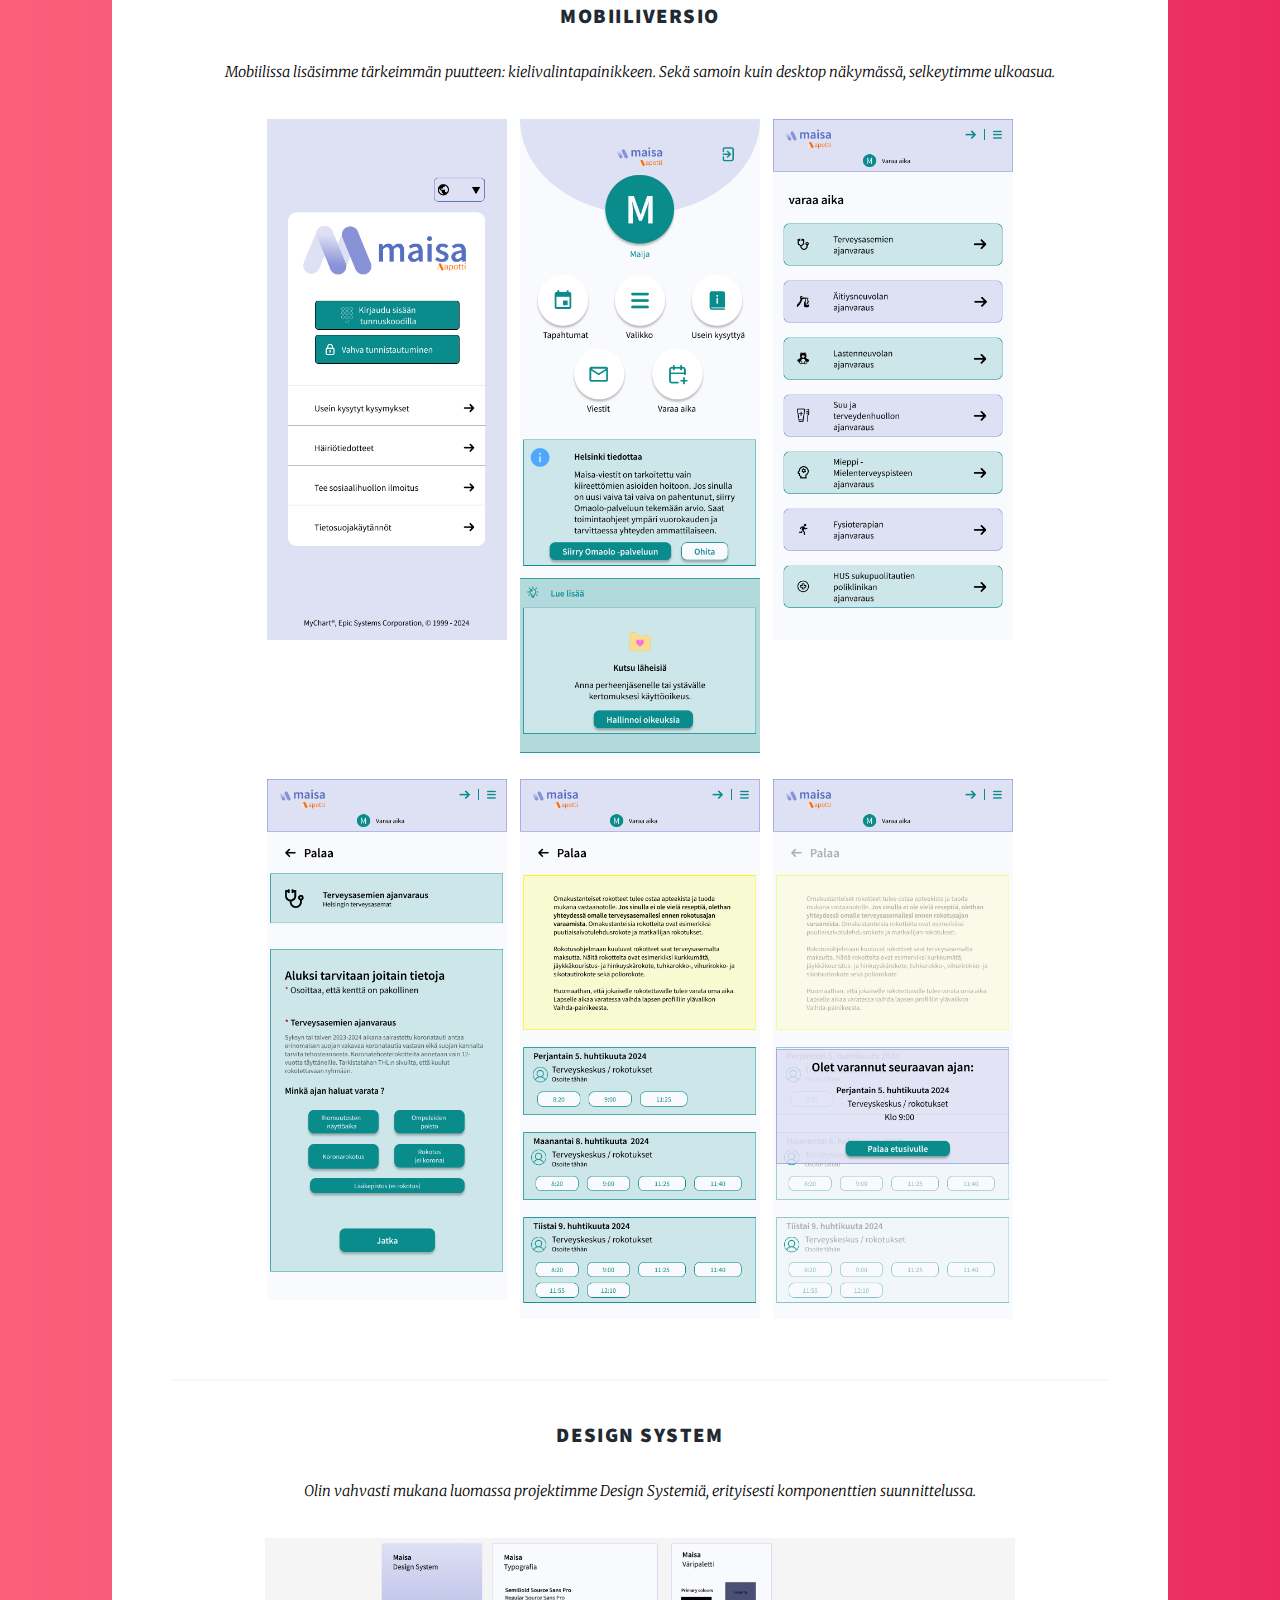
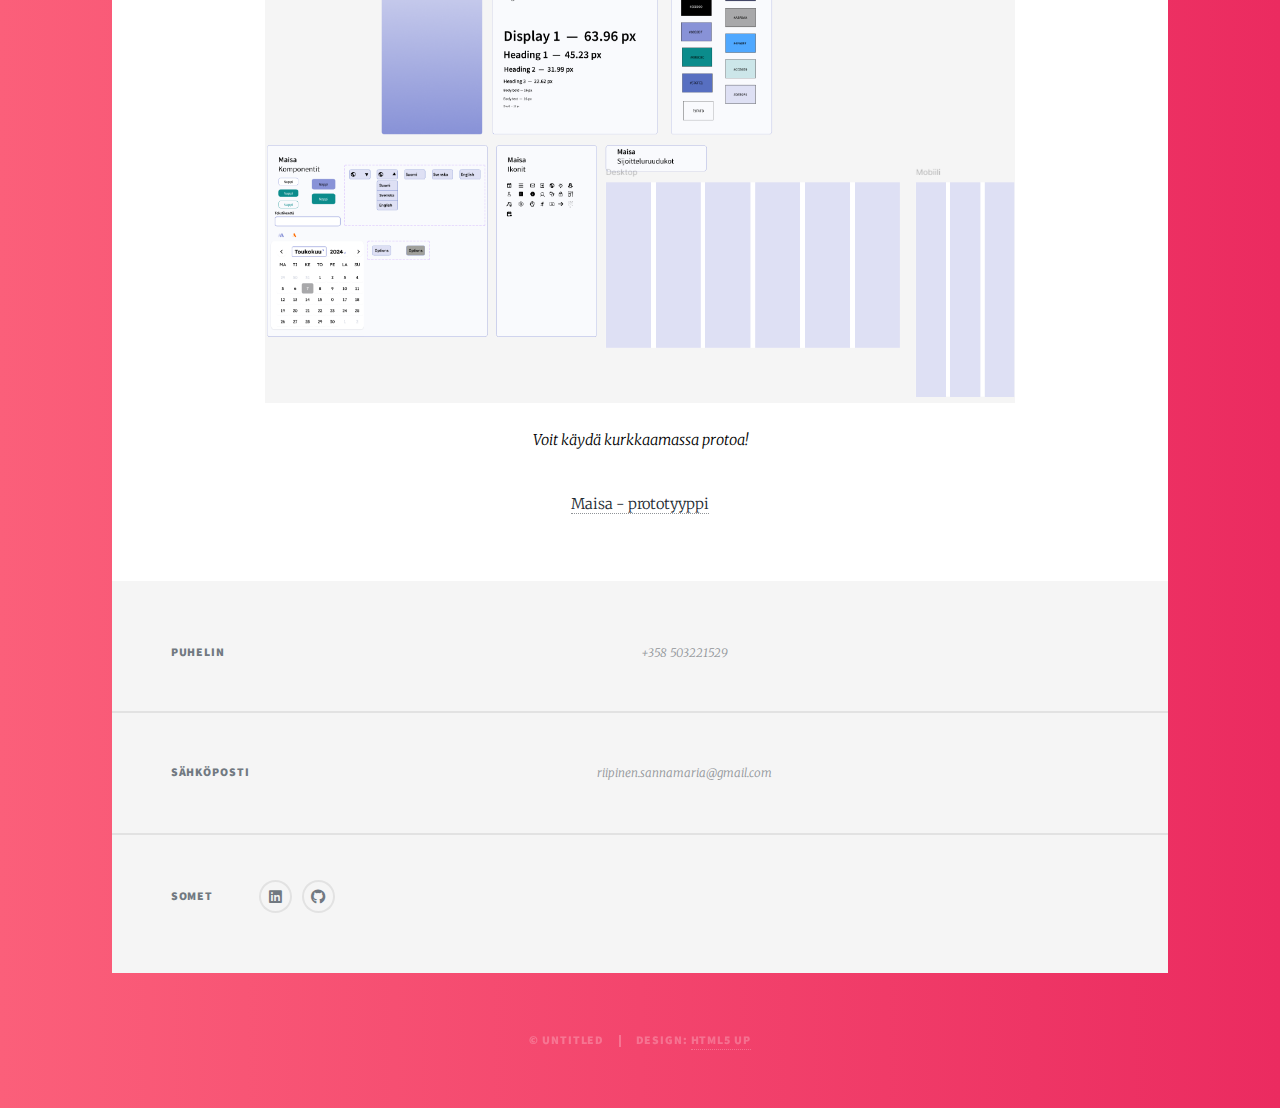
<file: project4.html>
<!DOCTYPE HTML>
<html lang="fi">
	<head>
		<title>Projekti 4 - Maisa</title>
		<meta charset="utf-8" />
		<meta name="viewport" content="width=device-width, initial-scale=1, user-scalable=no" />
		<link rel="stylesheet" href="assets/css/main.css" />
		<noscript><link rel="stylesheet" href="assets/css/noscript.css" /></noscript>
	</head>
	<body class="is-preload">

		<div id="wrapper" class="fade-in">

			<header id="header">
				<a href="index.html" class="logo">Etusivulle</a>
			</header>

			<nav id="nav">
				<ul class="links">
					<li><a href="index.html">Etusivu</a></li>
                    <li><a href="project1.html">KKV Kampus</a></li>
					<li><a href="project2.html">Design System</a></li>
					<li><a href="project3.html">Ravintolan varaussivu</a></li>
					<li class="active"><a href="project4.html">Maisa</a></li>
					<li><a href="project5.html">L&T - Hävikki haaste</a></li>
				</ul>
			</nav>

			<div id="main">
				<article class="post featured">
					<header class="major">
						
						<h2>Maisasta käyttäjäystävällisempi</h2>
						<img src="images/Thumbnail4.jpg" alt="Design System Cover" class="image fit1" />
					</header>
					<p>Toteutimme Maisa-sovelluksen käytettävyyden kehitysprojektin kolmen hengen ryhmässä osana digitaalisen palvelun mallinnus -kurssia. Tehtävänä oli valita jokin entuudestaan tuttu sovellus/palvelu jonka käytettävyyttä lähdetään parantamaan omassa prototyypissä. Maisa on terveydenhuollon ajanvaraus- ja asiointisovellus, jossa olimme havainneet kehityskohteita.</p>
				<hr class="hr-divider" />
					<h3>Lo-fi prototyyppi</h3>
						<p>Koska sovellus on jo olemassa, eikä tarvinnut keksiä pyörää uudestaan, pääsimme ripeästi kehityskohteiden kimppuun ja niiden ratkaisevien elementtien lisäämiseen. Esimerkiksi puhelin sovelluksessa ei pääse vaihtamaan kieltä, joten lisäsimme sellaisen mahdollisuuden.</p>
                        <div class="image-row">
                            <img src="images/maisa1.png" alt="wireframe1" class="image fit2" />
                            <img src="images/maisa2.png" alt="wireframe2" class="image fit2" />
                        </div>
				<hr class="hr-divider" />
					<h3>Etusivu</h3>
						<p>Selkeytimme näkymää ja poistimme turhaa tekstiä, jotta käyttäjä saa tärkeimmät tiedot nopeasti ilman tietotulvaa.</p>
						<div class="image-row">
                            <img src="images/maisa3.png" alt="kirjaudu sisään" class="image fit2" />
                            <img src="images/maisa4.png" alt="etusivu" class="image fit2" />
                        </div>
						<div class="image-row">
                            <img src="images/maisa5.png" alt="palvelun valitseminen" class="image fit2" />
                            <img src="images/maisa6.png" alt="ajanvaraus" class="image fit2" />
                        </div>
                <hr class="hr-divider" />
                    <h3>Mobiiliversio</h3>
					<p>Mobiilissa lisäsimme tärkeimmän puutteen: kielivalintapainikkeen. Sekä samoin kuin desktop näkymässä, selkeytimme ulkoasua.</p>
                    <div class="image-row2">
                        <img src="images/maisa7.png" alt="Etusivu" class="image fit2" />
                        <img src="images/maisa8.png" alt="Ravintolat" class="image fit2" />
						<img src="images/maisa9.png" alt="Ravintolat" class="image fit2" />
                    </div>
                    <div class="image-row2">
                        <img src="images/maisa10.png" alt="varaussivu" class="image fit2" />
                        <img src="images/maisa11.png" alt="palvelun varaus" class="image fit2" /> 
						<img src="images/maisa12.png" alt="vahvistusviesti" class="image fit2" />
                    </div>
					<hr class="hr-divider" />
					<h3>Design System</h3>
					<p>Olin vahvasti mukana luomassa projektimme Design Systemiä, erityisesti komponenttien suunnittelussa.</p>
					<img src="images/maisa13.png" alt="Design System" class="image fit1" />
				<p> Voit käydä kurkkaamassa protoa!</p>	
				<a href="https://www.figma.com/design/hcOYs06Vhy37FWanbbSUr1/Loppuprojekti?node-id=0-1&t=R70sM5QWdDcXyWy6-1" target="_blank">Maisa - prototyyppi</a>
				</article>
			</div>

			<footer id="footer">
				<section class="split contact">
					<section>
						<h3>Puhelin</h3>
						<p>+358 503221529</p>
					</section>
					<section>
						<h3>Sähköposti</h3>
						<p>riipinen.sannamaria@gmail.com</p>
					</section>
					<section>
						<h3>Somet</h3>
						<ul class="icons alt">
							<li><a href="https://www.linkedin.com/in/sanna-riipinen/" class="icon brands alt fa-linkedin"><span class="label">LinkedIn</span></a></li>
							<li><a href="https://github.com/sannariipinen?tab=repositories" class="icon brands alt fa-github"><span class="label">GitHub</span></a></li>
						</ul>
					</section>
				</section>
			</footer>
			<div id="copyright">
				<ul><li>&copy; Untitled</li><li>Design: <a href="https://html5up.net">HTML5 UP</a></li></ul>
			</div>
		</div>

		<script src="assets/js/jquery.min.js"></script>
		<script src="assets/js/jquery.scrollex.min.js"></script>
		<script src="assets/js/jquery.scrolly.min.js"></script>
		<script src="assets/js/browser.min.js"></script>
		<script src="assets/js/breakpoints.min.js"></script>
		<script src="assets/js/util.js"></script>
		<script src="assets/js/main.js"></script>

	</body>
</html>
</file>
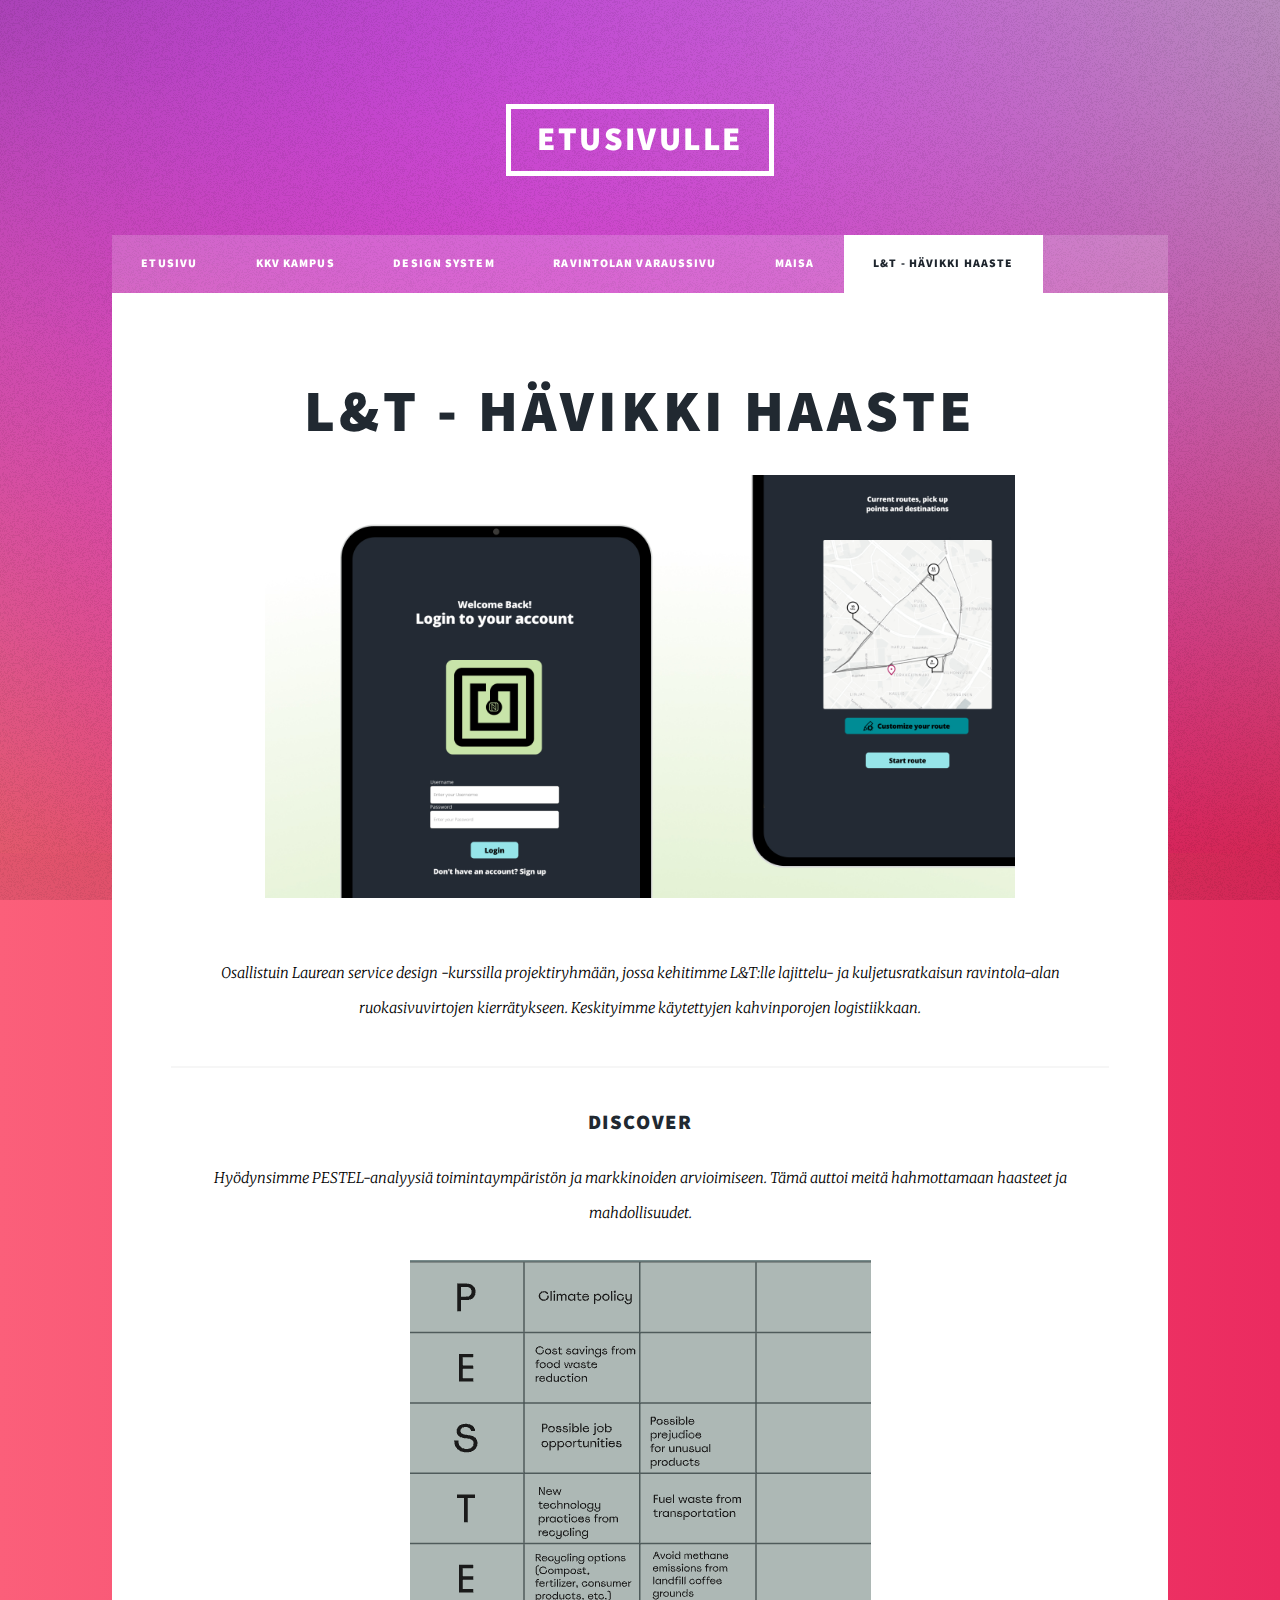
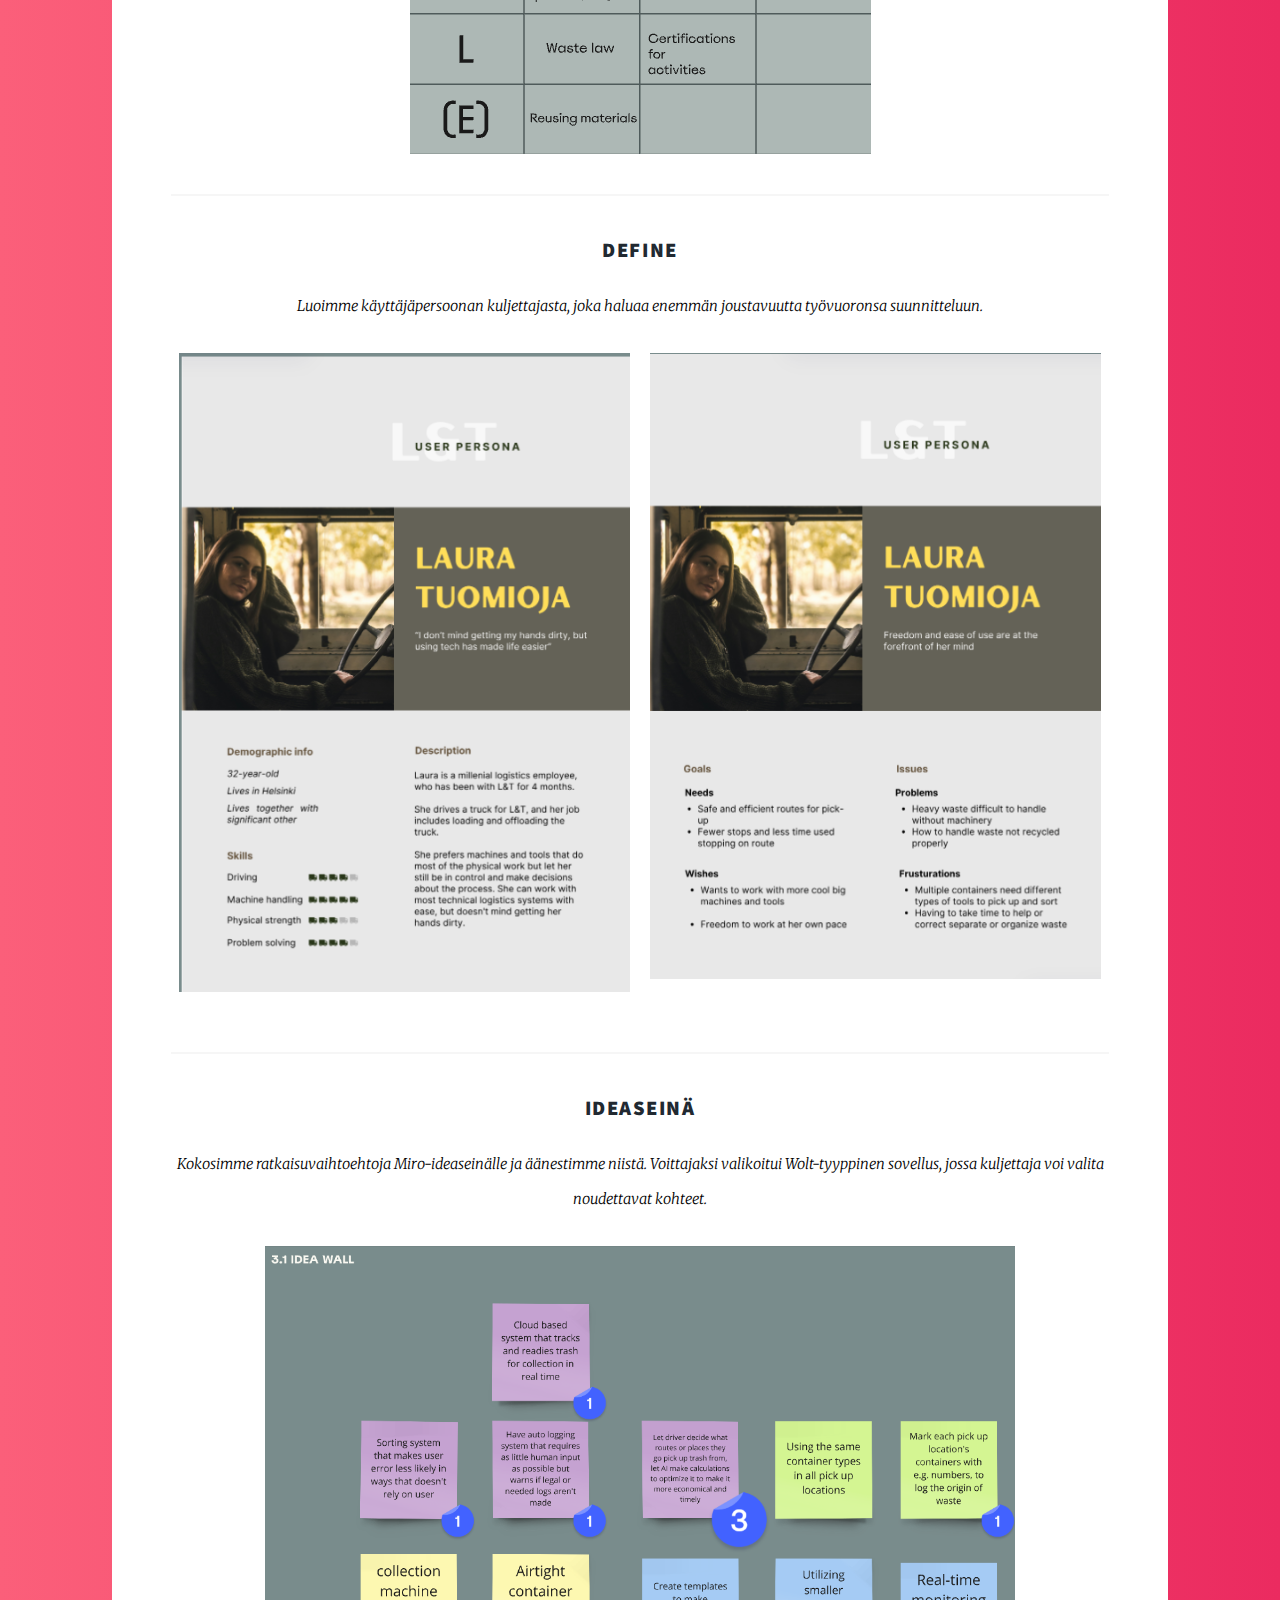
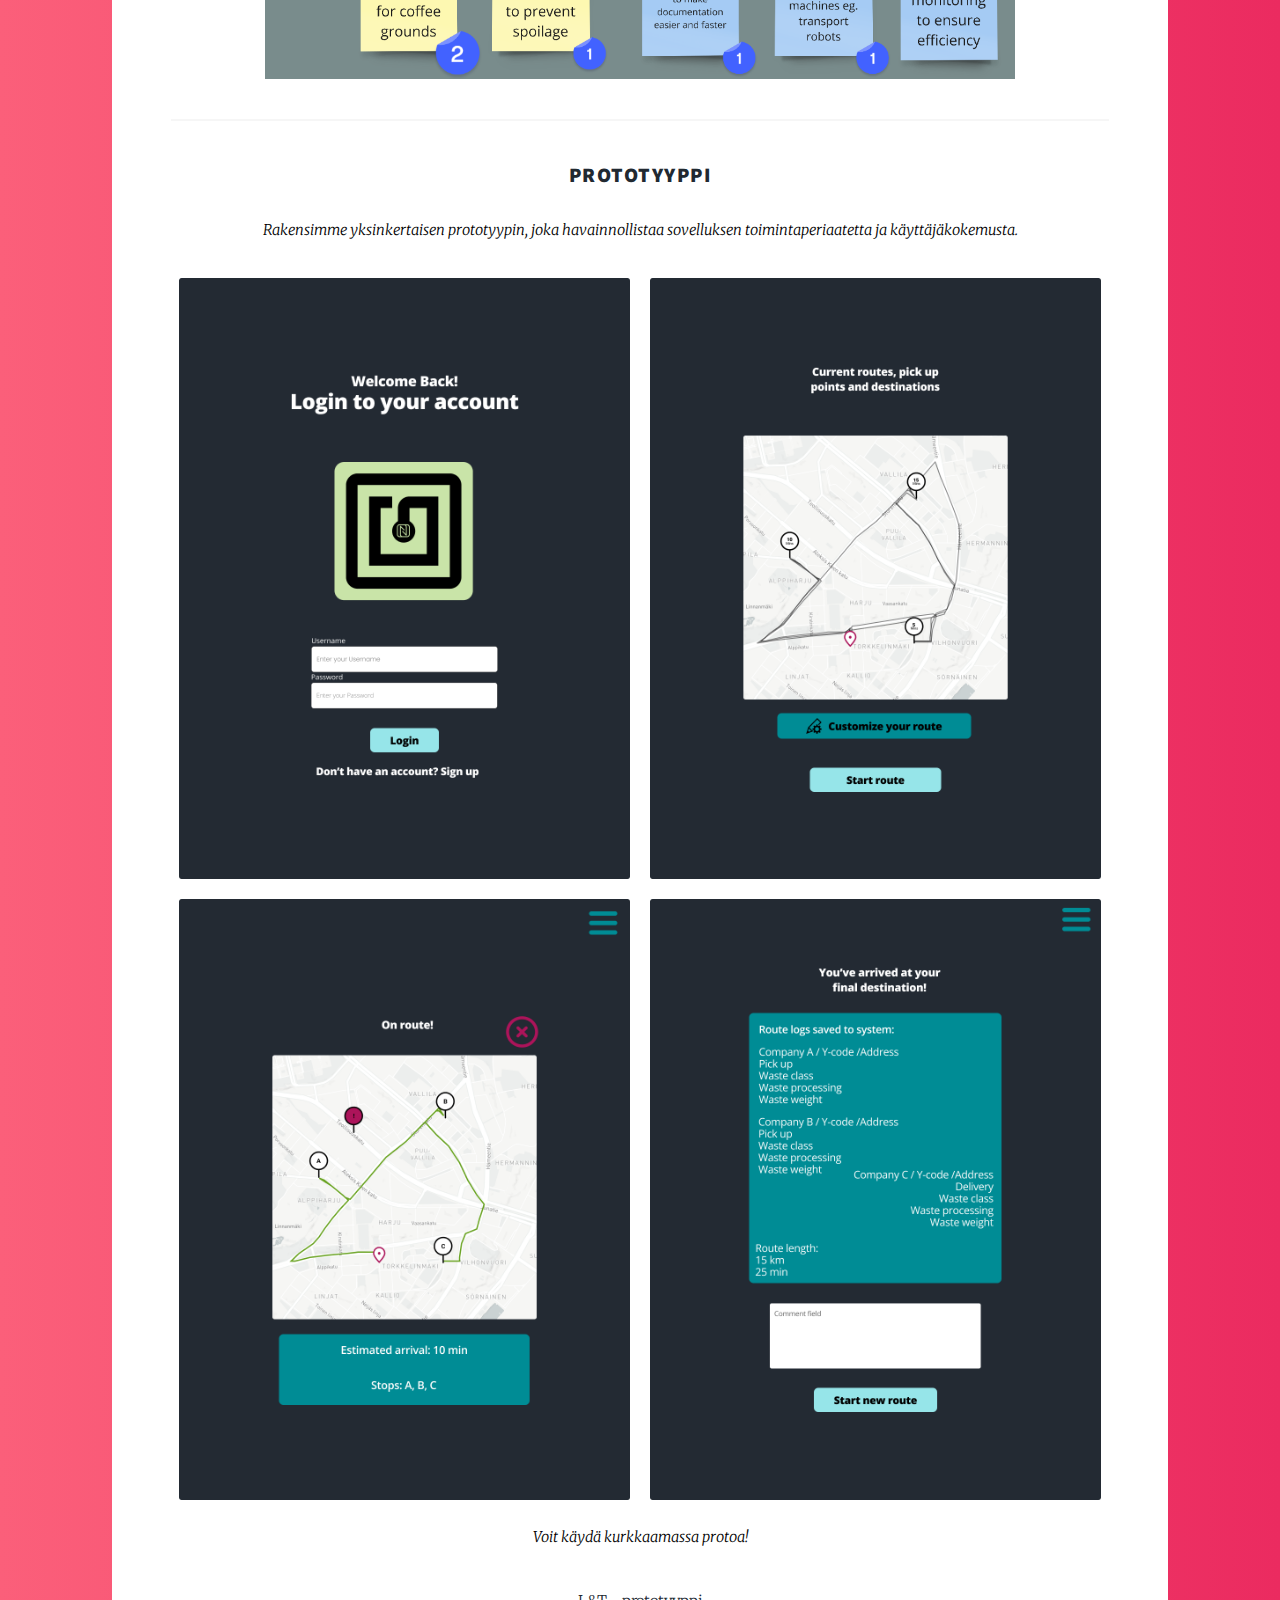
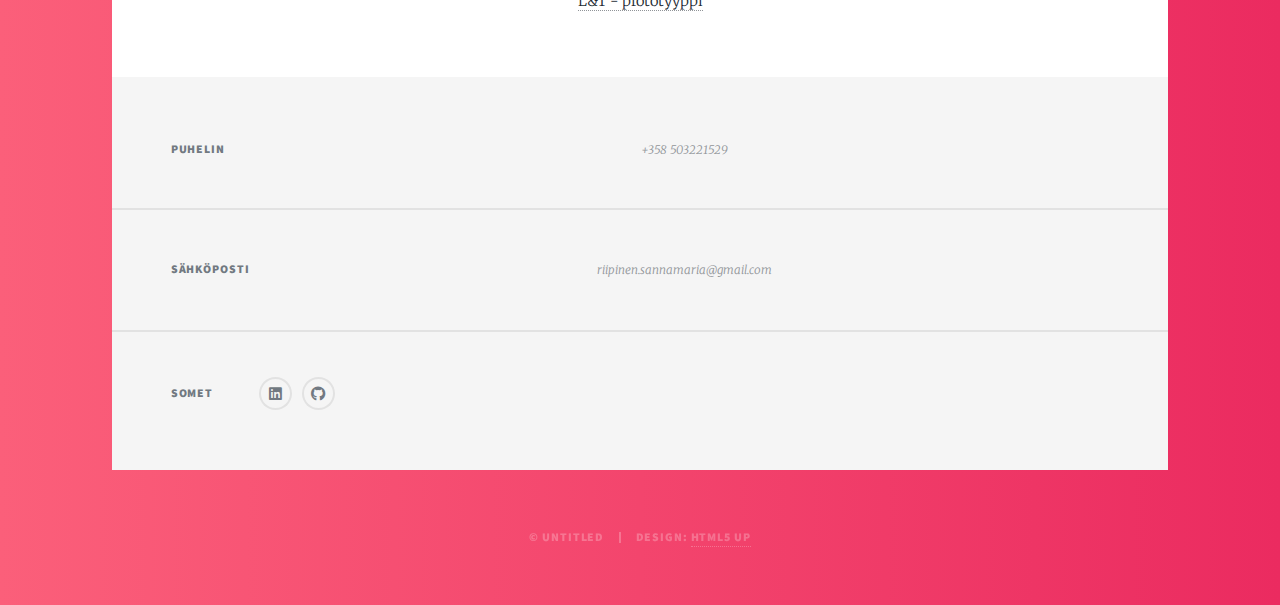
<file: project5.html>
<!DOCTYPE HTML>
<html lang="fi">
	<head>
		<title>Projekti 5 - L&T</title>
		<meta charset="utf-8" />
		<meta name="viewport" content="width=device-width, initial-scale=1, user-scalable=no" />
		<link rel="stylesheet" href="assets/css/main.css" />
		<noscript><link rel="stylesheet" href="assets/css/noscript.css" /></noscript>
	</head>
	<body class="is-preload">

		<div id="wrapper" class="fade-in">

			<header id="header">
				<a href="index.html" class="logo">Etusivulle</a>
			</header>

			<nav id="nav">
				<ul class="links">
					<li><a href="index.html">Etusivu</a></li>
                    <li><a href="project1.html">KKV Kampus</a></li>
					<li><a href="project2.html">Design System</a></li>
					<li><a href="project3.html">Ravintolan varaussivu</a></li>
					<li><a href="project4.html">Maisa</a></li>
					<li class="active"><a href="project5.html">L&T - Hävikki haaste</a></li>
				</ul>
			</nav>

			<div id="main">
				<article class="post featured">
					<header class="major">				
						<h2>L&T - Hävikki haaste</h2>
						<img src="images/Thumbnail5.jpg" alt="Design System Cover" class="image fit1" />
					</header>
					<p>Osallistuin Laurean service design -kurssilla projektiryhmään, jossa kehitimme L&T:lle lajittelu- ja kuljetusratkaisun ravintola-alan ruokasivuvirtojen kierrätykseen. Keskityimme käytettyjen kahvinporojen logistiikkaan.</p>
				<hr class="hr-divider" />
					<h3>Discover</h3>
						<p>Hyödynsimme PESTEL-analyysiä toimintaympäristön ja markkinoiden arvioimiseen. Tämä auttoi meitä hahmottamaan haasteet ja mahdollisuudet.</p>
                            <img src="images/pestele.png" alt="wireframe1" class="image fit1" />
				<hr class="hr-divider" />
					<h3>Define</h3>
						<p>Luoimme käyttäjäpersoonan kuljettajasta, joka haluaa enemmän joustavuutta työvuoronsa suunnitteluun.</p>
						<div class="image-row">
					        <img src="images/persona1.png" alt="Pöytävaraus" class="image fit2" />
                            <img src="images/persona2.png" alt="Vapaat pöydät" class="image fit2" />
                        </div>
				<hr class="hr-divider" />
					<h3>ideaseinä</h3>
						<p>Kokosimme ratkaisuvaihtoehtoja Miro-ideaseinälle ja äänestimme niistä. Voittajaksi valikoitui Wolt-tyyppinen sovellus, jossa kuljettaja voi valita noudettavat kohteet.</p>
					        <img src="images/ideawall.png" alt="Pöytävaraus" class="image fit1" />
                           
				<hr class="hr-divider" />
					<h3>Prototyyppi</h3>
						<p>Rakensimme yksinkertaisen prototyypin, joka havainnollistaa sovelluksen toimintaperiaatetta ja käyttäjäkokemusta.</p>
                        <div class="image-row">
                            <img src="images/signin.png" alt="Kirjautuminen" class="image fit2" />
                            <img src="images/navlanding.png" alt="reitin valinta" class="image fit2" />
                        </div>
                        <div class="image-row">
                            <img src="images/navrouting.png" alt="reititys" class="image fit2" />
                            <img src="images/finished.png" alt="lopetus" class="image fit2" />
                        </div>
					<p> Voit käydä kurkkaamassa protoa!</p>	
				<a href="https://www.figma.com/design/XuHtVyh44IApDBxXc8pyPx/Prototype?node-id=0-1&p=f&t=uEondKaS8iyrwI39-0" target="_blank">L&T - prototyyppi</a>
				</article>
			</div>

			<footer id="footer">
				<section class="split contact">
					<section>
						<h3>Puhelin</h3>
						<p>+358 503221529</p>
					</section>
					<section>
						<h3>Sähköposti</h3>
						<p>riipinen.sannamaria@gmail.com</p>
					</section>
					<section>
						<h3>Somet</h3>
						<ul class="icons alt">
							<li><a href="https://www.linkedin.com/in/sanna-riipinen/" class="icon brands alt fa-linkedin"><span class="label">LinkedIn</span></a></li>
							<li><a href="https://github.com/sannariipinen?tab=repositories" class="icon brands alt fa-github"><span class="label">GitHub</span></a></li>
						</ul>
					</section>
				</section>
			</footer>
			<div id="copyright">
				<ul><li>&copy; Untitled</li><li>Design: <a href="https://html5up.net">HTML5 UP</a></li></ul>
			</div>
		</div>

		<script src="assets/js/jquery.min.js"></script>
		<script src="assets/js/jquery.scrollex.min.js"></script>
		<script src="assets/js/jquery.scrolly.min.js"></script>
		<script src="assets/js/browser.min.js"></script>
		<script src="assets/js/breakpoints.min.js"></script>
		<script src="assets/js/util.js"></script>
		<script src="assets/js/main.js"></script>

	</body>
</html>
</file>
<file: assets/css/main.css>
@import url(fontawesome-all.min.css);
@import url("https://fonts.googleapis.com/css?family=Merriweather:300,700,300italic,700italic|Source+Sans+Pro:900");

/*
	Massively by HTML5 UP
	html5up.net | @ajlkn
	Free for personal and commercial use under the CCA 3.0 license (html5up.net/license)
*/

html, body, div, span, applet, object,
iframe, h1, h2, h3, h4, h5, h6, p, blockquote,
pre, a, abbr, acronym, address, big, cite,
code, del, dfn, em, img, ins, kbd, q, s, samp,
small, strike, strong, sub, sup, tt, var, b,
u, i, center, dl, dt, dd, ol, ul, li, fieldset,
form, label, legend, table, caption, tbody,
tfoot, thead, tr, th, td, article, aside,
canvas, details, embed, figure, figcaption,
footer, header, hgroup, menu, nav, output, ruby,
section, summary, time, mark, audio, video {
	margin: 0;
	padding: 0;
	border: 0;
	font-size: 100%;
	font: inherit;
	vertical-align: baseline;}

article, aside, details, figcaption, figure,
footer, header, hgroup, menu, nav, section {
	display: block;}

body {
	line-height: 1;
}

ol, ul {
	list-style: none;
}

blockquote, q {
	quotes: none;
}

	blockquote:before, blockquote:after, q:before, q:after {
		content: '';
		content: none;
	}

table {
	border-collapse: collapse;
	border-spacing: 0;
}

body {
	-webkit-text-size-adjust: none;
}

mark {
	background-color: transparent;
	color: inherit;
}

input::-moz-focus-inner {
	border: 0;
	padding: 0;
}

input, select, textarea {
	-moz-appearance: none;
	-webkit-appearance: none;
	-ms-appearance: none;
	appearance: none;
}

/* Basic */

	@-ms-viewport {
		width: device-width;
	}

	body {
		-ms-overflow-style: scrollbar;
	}

	@media screen and (max-width: 480px) {

		html, body {
			min-width: 320px;
		}

	}

	html {
		box-sizing: border-box;
	}

	*, *:before, *:after {
		box-sizing: inherit;
	}

	body {
		background-color: #1e252d;
	}

		body.is-preload *, body.is-preload *:before, body.is-preload *:after {
			-moz-animation: none !important;
			-webkit-animation: none !important;
			-ms-animation: none !important;
			animation: none !important;
			-moz-transition: none !important;
			-webkit-transition: none !important;
			-ms-transition: none !important;
			transition: none !important;
		}

/* Type */

	html {
		font-size: 16pt;
	}

		@media screen and (max-width: 1680px) {

			html {
				font-size: 12pt;
			}

		}

		@media screen and (max-width: 1280px) {

			html {
				font-size: 11pt;
			}

		}

		@media screen and (max-width: 360px) {

			html {
				font-size: 10pt;
			}

		}

	body {
		background: linear-gradient(to left, #eb2b60, #fb5f7a);
	}

	body, input, select, textarea {
		font-family: "Merriweather", Georgia, serif;
		font-weight: 300;
		font-size: 1rem;
		line-height: 2.375;
	}

	a {
		-moz-transition: color 0.2s ease-in-out, background-color 0.2s ease-in-out, border-color 0.2s ease-in-out, box-shadow 0.2s ease-in-out;
		-webkit-transition: color 0.2s ease-in-out, background-color 0.2s ease-in-out, border-color 0.2s ease-in-out, box-shadow 0.2s ease-in-out;
		-ms-transition: color 0.2s ease-in-out, background-color 0.2s ease-in-out, border-color 0.2s ease-in-out, box-shadow 0.2s ease-in-out;
		transition: color 0.2s ease-in-out, background-color 0.2s ease-in-out, border-color 0.2s ease-in-out, box-shadow 0.2s ease-in-out;
		border-bottom: dotted 1px;
		text-decoration: none;
	}

		a:hover {
			border-bottom-color: transparent;
		}

	strong, b {
		font-weight: 600;
	}

	em, i {
		font-style: italic;
	}

	p {
		text-align: center;
		margin: 0 0 2rem 0;
	}

	h1, h2, h3, h4, h5, h6 {
		font-family: "Source Sans Pro", Helvetica, sans-serif;
		font-weight: 900;
		line-height: 1.5;
		letter-spacing: 0.075em;
		text-transform: uppercase;
		margin: 0 0 1rem 0;
	}

		h1 a, h2 a, h3 a, h4 a, h5 a, h6 a {
			border-bottom: 0;
			color: inherit;
			text-decoration: none;
		}

	h1 {
		font-size: 4rem;
		line-height: 1.1;
		margin: 0 0 2rem 0;
	}

	h2 {
		font-size: 1.75rem;
		line-height: 1.3;
		margin: 0 0 1.5rem 0;
	}

	h3 {
		font-size: 1.4rem;
		margin: 0 0 1.5rem 0;
	}

	h4 {
		font-size: 1rem;
	}

	h5 {
		font-size: 0.9rem;
	}

	h6 {
		font-size: 0.8rem;
	}

	sub {
		font-size: 0.8rem;
		position: relative;
		top: 0.5rem;
	}

	sup {
		font-size: 0.8rem;
		position: relative;
		top: -0.5rem;
	}

	blockquote {
		border-left: solid 4px;
		font-style: italic;
		margin: 0 0 2rem 0;
		padding: 0.5rem 0 0.5rem 2rem;
	}

	code {
		border: solid 2px;
		font-family: "Courier New", monospace;
		font-size: 0.9rem;
		margin: 0 0.25rem;
		padding: 0.25rem 0.65rem;
	}

	pre {
		-webkit-overflow-scrolling: touch;
		font-family: "Courier New", monospace;
		font-size: 0.9rem;
		margin: 0 0 2rem 0;
	}

		pre code {
			display: block;
			line-height: 1.75;
			padding: 1rem 1.5rem;
			overflow-x: auto;
		}

	hr {
		border: 0;
		border-bottom: solid 2px;
		margin: 3rem 0;
	}

		hr.major {
			margin: 5rem 0;
		}

	.align-left {
		text-align: left;
	}

	.align-center {
		text-align: center;
	}

	.align-right {
		text-align: right;
	}

	input, select, textarea {
		color: #212931;
	}

	a {
		color: #212931;
		border-bottom-color: rgba(33, 41, 49, 0.5);
	}

		a:hover {
			border-bottom-color: transparent;
			color: #18bfef !important;
		}

	strong, b {
		color: #212931;
	}

	h1, h2, h3, h4, h5, h6 {
		color: #212931;
	}

	p {
		font-style: italic;
	}

	blockquote {
		border-left-color: #eeeeee;
	}

	code {
		background: rgba(220, 220, 220, 0.25);
		border-color: #eeeeee;
	}

	hr {
		border-bottom-color: #eeeeee;
	}

/* Row */

	.row {
		display: flex;
		flex-wrap: wrap;
		box-sizing: border-box;
		align-items: stretch;
	}

		.row > * {
			box-sizing: border-box;
		}

		.row.gtr-uniform > * > :last-child {
			margin-bottom: 0;
		}

		.row.aln-left {
			justify-content: flex-start;
		}

		.row.aln-center {
			justify-content: center;
		}

		.row.aln-right {
			justify-content: flex-end;
		}

		.row.aln-top {
			align-items: flex-start;
		}

		.row.aln-middle {
			align-items: center;
		}

		.row.aln-bottom {
			align-items: flex-end;
		}

		.row > .imp {
			order: -1;
		}

		.row > .col-1 {
			width: 8.33333%;
		}

		.row > .off-1 {
			margin-left: 8.33333%;
		}

		.row > .col-2 {
			width: 16.66667%;
		}

		.row > .off-2 {
			margin-left: 16.66667%;
		}

		.row > .col-3 {
			width: 25%;
		}

		.row > .off-3 {
			margin-left: 25%;
		}

		.row > .col-4 {
			width: 33.33333%;
		}

		.row > .off-4 {
			margin-left: 33.33333%;
		}

		.row > .col-5 {
			width: 41.66667%;
		}

		.row > .off-5 {
			margin-left: 41.66667%;
		}

		.row > .col-6 {
			width: 50%;
		}

		.row > .off-6 {
			margin-left: 50%;
		}

		.row > .col-7 {
			width: 58.33333%;
		}

		.row > .off-7 {
			margin-left: 58.33333%;
		}

		.row > .col-8 {
			width: 66.66667%;
		}

		.row > .off-8 {
			margin-left: 66.66667%;
		}

		.row > .col-9 {
			width: 75%;
		}

		.row > .off-9 {
			margin-left: 75%;
		}

		.row > .col-10 {
			width: 83.33333%;
		}

		.row > .off-10 {
			margin-left: 83.33333%;
		}

		.row > .col-11 {
			width: 91.66667%;
		}

		.row > .off-11 {
			margin-left: 91.66667%;
		}

		.row > .col-12 {
			width: 100%;
		}

		.row > .off-12 {
			margin-left: 100%;
		}

		.row.gtr-0 {
			margin-top: 0;
			margin-left: 0rem;
		}

			.row.gtr-0 > * {
				padding: 0 0 0 0rem;
			}

			.row.gtr-0.gtr-uniform {
				margin-top: 0rem;
			}

				.row.gtr-0.gtr-uniform > * {
					padding-top: 0rem;
				}

		.row.gtr-25 {
			margin-top: 0;
			margin-left: -0.375rem;
		}

			.row.gtr-25 > * {
				padding: 0 0 0 0.375rem;
			}

			.row.gtr-25.gtr-uniform {
				margin-top: -0.375rem;
			}

				.row.gtr-25.gtr-uniform > * {
					padding-top: 0.375rem;
				}

		.row.gtr-50 {
			margin-top: 0;
			margin-left: -0.75rem;
		}

			.row.gtr-50 > * {
				padding: 0 0 0 0.75rem;
			}

			.row.gtr-50.gtr-uniform {
				margin-top: -0.75rem;
			}

				.row.gtr-50.gtr-uniform > * {
					padding-top: 0.75rem;
				}

		.row {
			margin-top: 0;
			margin-left: -1.5rem;
		}

			.row > * {
				padding: 0 0 0 1.5rem;
			}

			.row.gtr-uniform {
				margin-top: -1.5rem;
			}

				.row.gtr-uniform > * {
					padding-top: 1.5rem;
				}

		.row.gtr-150 {
			margin-top: 0;
			margin-left: -2.25rem;
		}

			.row.gtr-150 > * {
				padding: 0 0 0 2.25rem;
			}

			.row.gtr-150.gtr-uniform {
				margin-top: -2.25rem;
			}

				.row.gtr-150.gtr-uniform > * {
					padding-top: 2.25rem;
				}

		.row.gtr-200 {
			margin-top: 0;
			margin-left: -3rem;
		}

			.row.gtr-200 > * {
				padding: 0 0 0 3rem;
			}

			.row.gtr-200.gtr-uniform {
				margin-top: -3rem;
			}

				.row.gtr-200.gtr-uniform > * {
					padding-top: 3rem;
				}

		@media screen and (max-width: 1680px) {

			.row {
				display: flex;
				flex-wrap: wrap;
				box-sizing: border-box;
				align-items: stretch;
			}

				.row > * {
					box-sizing: border-box;
				}

				.row.gtr-uniform > * > :last-child {
					margin-bottom: 0;
				}

				.row.aln-left {
					justify-content: flex-start;
				}

				.row.aln-center {
					justify-content: center;
				}

				.row.aln-right {
					justify-content: flex-end;
				}

				.row.aln-top {
					align-items: flex-start;
				}

				.row.aln-middle {
					align-items: center;
				}

				.row.aln-bottom {
					align-items: flex-end;
				}

				.row > .imp-xlarge {
					order: -1;
				}

				.row > .col-1-xlarge {
					width: 8.33333%;
				}

				.row > .off-1-xlarge {
					margin-left: 8.33333%;
				}

				.row > .col-2-xlarge {
					width: 16.66667%;
				}

				.row > .off-2-xlarge {
					margin-left: 16.66667%;
				}

				.row > .col-3-xlarge {
					width: 25%;
				}

				.row > .off-3-xlarge {
					margin-left: 25%;
				}

				.row > .col-4-xlarge {
					width: 33.33333%;
				}

				.row > .off-4-xlarge {
					margin-left: 33.33333%;
				}

				.row > .col-5-xlarge {
					width: 41.66667%;
				}

				.row > .off-5-xlarge {
					margin-left: 41.66667%;
				}

				.row > .col-6-xlarge {
					width: 50%;
				}

				.row > .off-6-xlarge {
					margin-left: 50%;
				}

				.row > .col-7-xlarge {
					width: 58.33333%;
				}

				.row > .off-7-xlarge {
					margin-left: 58.33333%;
				}

				.row > .col-8-xlarge {
					width: 66.66667%;
				}

				.row > .off-8-xlarge {
					margin-left: 66.66667%;
				}

				.row > .col-9-xlarge {
					width: 75%;
				}

				.row > .off-9-xlarge {
					margin-left: 75%;
				}

				.row > .col-10-xlarge {
					width: 83.33333%;
				}

				.row > .off-10-xlarge {
					margin-left: 83.33333%;
				}

				.row > .col-11-xlarge {
					width: 91.66667%;
				}

				.row > .off-11-xlarge {
					margin-left: 91.66667%;
				}

				.row > .col-12-xlarge {
					width: 100%;
				}

				.row > .off-12-xlarge {
					margin-left: 100%;
				}

				.row.gtr-0 {
					margin-top: 0;
					margin-left: 0rem;
				}

					.row.gtr-0 > * {
						padding: 0 0 0 0rem;
					}

					.row.gtr-0.gtr-uniform {
						margin-top: 0rem;
					}

						.row.gtr-0.gtr-uniform > * {
							padding-top: 0rem;
						}

				.row.gtr-25 {
					margin-top: 0;
					margin-left: -0.375rem;
				}

					.row.gtr-25 > * {
						padding: 0 0 0 0.375rem;
					}

					.row.gtr-25.gtr-uniform {
						margin-top: -0.375rem;
					}

						.row.gtr-25.gtr-uniform > * {
							padding-top: 0.375rem;
						}

				.row.gtr-50 {
					margin-top: 0;
					margin-left: -0.75rem;
				}

					.row.gtr-50 > * {
						padding: 0 0 0 0.75rem;
					}

					.row.gtr-50.gtr-uniform {
						margin-top: -0.75rem;
					}

						.row.gtr-50.gtr-uniform > * {
							padding-top: 0.75rem;
						}

				.row {
					margin-top: 0;
					margin-left: -1.5rem;
				}

					.row > * {
						padding: 0 0 0 1.5rem;
					}

					.row.gtr-uniform {
						margin-top: -1.5rem;
					}

						.row.gtr-uniform > * {
							padding-top: 1.5rem;
						}

				.row.gtr-150 {
					margin-top: 0;
					margin-left: -2.25rem;
				}

					.row.gtr-150 > * {
						padding: 0 0 0 2.25rem;
					}

					.row.gtr-150.gtr-uniform {
						margin-top: -2.25rem;
					}

						.row.gtr-150.gtr-uniform > * {
							padding-top: 2.25rem;
						}

				.row.gtr-200 {
					margin-top: 0;
					margin-left: -3rem;
				}

					.row.gtr-200 > * {
						padding: 0 0 0 3rem;
					}

					.row.gtr-200.gtr-uniform {
						margin-top: -3rem;
					}

						.row.gtr-200.gtr-uniform > * {
							padding-top: 3rem;
						}

		}

		@media screen and (max-width: 1280px) {

			.row {
				display: flex;
				flex-wrap: wrap;
				box-sizing: border-box;
				align-items: stretch;
			}

				.row > * {
					box-sizing: border-box;
				}

				.row.gtr-uniform > * > :last-child {
					margin-bottom: 0;
				}

				.row.aln-left {
					justify-content: flex-start;
				}

				.row.aln-center {
					justify-content: center;
				}

				.row.aln-right {
					justify-content: flex-end;
				}

				.row.aln-top {
					align-items: flex-start;
				}

				.row.aln-middle {
					align-items: center;
				}

				.row.aln-bottom {
					align-items: flex-end;
				}

				.row > .imp-large {
					order: -1;
				}

				.row > .col-1-large {
					width: 8.33333%;
				}

				.row > .off-1-large {
					margin-left: 8.33333%;
				}

				.row > .col-2-large {
					width: 16.66667%;
				}

				.row > .off-2-large {
					margin-left: 16.66667%;
				}

				.row > .col-3-large {
					width: 25%;
				}

				.row > .off-3-large {
					margin-left: 25%;
				}

				.row > .col-4-large {
					width: 33.33333%;
				}

				.row > .off-4-large {
					margin-left: 33.33333%;
				}

				.row > .col-5-large {
					width: 41.66667%;
				}

				.row > .off-5-large {
					margin-left: 41.66667%;
				}

				.row > .col-6-large {
					width: 50%;
				}

				.row > .off-6-large {
					margin-left: 50%;
				}

				.row > .col-7-large {
					width: 58.33333%;
				}

				.row > .off-7-large {
					margin-left: 58.33333%;
				}

				.row > .col-8-large {
					width: 66.66667%;
				}

				.row > .off-8-large {
					margin-left: 66.66667%;
				}

				.row > .col-9-large {
					width: 75%;
				}

				.row > .off-9-large {
					margin-left: 75%;
				}

				.row > .col-10-large {
					width: 83.33333%;
				}

				.row > .off-10-large {
					margin-left: 83.33333%;
				}

				.row > .col-11-large {
					width: 91.66667%;
				}

				.row > .off-11-large {
					margin-left: 91.66667%;
				}

				.row > .col-12-large {
					width: 100%;
				}

				.row > .off-12-large {
					margin-left: 100%;
				}

				.row.gtr-0 {
					margin-top: 0;
					margin-left: 0rem;
				}

					.row.gtr-0 > * {
						padding: 0 0 0 0rem;
					}

					.row.gtr-0.gtr-uniform {
						margin-top: 0rem;
					}

						.row.gtr-0.gtr-uniform > * {
							padding-top: 0rem;
						}

				.row.gtr-25 {
					margin-top: 0;
					margin-left: -0.375rem;
				}

					.row.gtr-25 > * {
						padding: 0 0 0 0.375rem;
					}

					.row.gtr-25.gtr-uniform {
						margin-top: -0.375rem;
					}

						.row.gtr-25.gtr-uniform > * {
							padding-top: 0.375rem;
						}

				.row.gtr-50 {
					margin-top: 0;
					margin-left: -0.75rem;
				}

					.row.gtr-50 > * {
						padding: 0 0 0 0.75rem;
					}

					.row.gtr-50.gtr-uniform {
						margin-top: -0.75rem;
					}

						.row.gtr-50.gtr-uniform > * {
							padding-top: 0.75rem;
						}

				.row {
					margin-top: 0;
					margin-left: -1.5rem;
				}

					.row > * {
						padding: 0 0 0 1.5rem;
					}

					.row.gtr-uniform {
						margin-top: -1.5rem;
					}

						.row.gtr-uniform > * {
							padding-top: 1.5rem;
						}

				.row.gtr-150 {
					margin-top: 0;
					margin-left: -2.25rem;
				}

					.row.gtr-150 > * {
						padding: 0 0 0 2.25rem;
					}

					.row.gtr-150.gtr-uniform {
						margin-top: -2.25rem;
					}

						.row.gtr-150.gtr-uniform > * {
							padding-top: 2.25rem;
						}

				.row.gtr-200 {
					margin-top: 0;
					margin-left: -3rem;
				}

					.row.gtr-200 > * {
						padding: 0 0 0 3rem;
					}

					.row.gtr-200.gtr-uniform {
						margin-top: -3rem;
					}

						.row.gtr-200.gtr-uniform > * {
							padding-top: 3rem;
						}

		}

		@media screen and (max-width: 980px) {

			.row {
				display: flex;
				flex-wrap: wrap;
				box-sizing: border-box;
				align-items: stretch;
			}

				.row > * {
					box-sizing: border-box;
				}

				.row.gtr-uniform > * > :last-child {
					margin-bottom: 0;
				}

				.row.aln-left {
					justify-content: flex-start;
				}

				.row.aln-center {
					justify-content: center;
				}

				.row.aln-right {
					justify-content: flex-end;
				}

				.row.aln-top {
					align-items: flex-start;
				}

				.row.aln-middle {
					align-items: center;
				}

				.row.aln-bottom {
					align-items: flex-end;
				}

				.row > .imp-medium {
					order: -1;
				}

				.row > .col-1-medium {
					width: 8.33333%;
				}

				.row > .off-1-medium {
					margin-left: 8.33333%;
				}

				.row > .col-2-medium {
					width: 16.66667%;
				}

				.row > .off-2-medium {
					margin-left: 16.66667%;
				}

				.row > .col-3-medium {
					width: 25%;
				}

				.row > .off-3-medium {
					margin-left: 25%;
				}

				.row > .col-4-medium {
					width: 33.33333%;
				}

				.row > .off-4-medium {
					margin-left: 33.33333%;
				}

				.row > .col-5-medium {
					width: 41.66667%;
				}

				.row > .off-5-medium {
					margin-left: 41.66667%;
				}

				.row > .col-6-medium {
					width: 50%;
				}

				.row > .off-6-medium {
					margin-left: 50%;
				}

				.row > .col-7-medium {
					width: 58.33333%;
				}

				.row > .off-7-medium {
					margin-left: 58.33333%;
				}

				.row > .col-8-medium {
					width: 66.66667%;
				}

				.row > .off-8-medium {
					margin-left: 66.66667%;
				}

				.row > .col-9-medium {
					width: 75%;
				}

				.row > .off-9-medium {
					margin-left: 75%;
				}

				.row > .col-10-medium {
					width: 83.33333%;
				}

				.row > .off-10-medium {
					margin-left: 83.33333%;
				}

				.row > .col-11-medium {
					width: 91.66667%;
				}

				.row > .off-11-medium {
					margin-left: 91.66667%;
				}

				.row > .col-12-medium {
					width: 100%;
				}

				.row > .off-12-medium {
					margin-left: 100%;
				}

				.row.gtr-0 {
					margin-top: 0;
					margin-left: 0rem;
				}

					.row.gtr-0 > * {
						padding: 0 0 0 0rem;
					}

					.row.gtr-0.gtr-uniform {
						margin-top: 0rem;
					}

						.row.gtr-0.gtr-uniform > * {
							padding-top: 0rem;
						}

				.row.gtr-25 {
					margin-top: 0;
					margin-left: -0.375rem;
				}

					.row.gtr-25 > * {
						padding: 0 0 0 0.375rem;
					}

					.row.gtr-25.gtr-uniform {
						margin-top: -0.375rem;
					}

						.row.gtr-25.gtr-uniform > * {
							padding-top: 0.375rem;
						}

				.row.gtr-50 {
					margin-top: 0;
					margin-left: -0.75rem;
				}

					.row.gtr-50 > * {
						padding: 0 0 0 0.75rem;
					}

					.row.gtr-50.gtr-uniform {
						margin-top: -0.75rem;
					}

						.row.gtr-50.gtr-uniform > * {
							padding-top: 0.75rem;
						}

				.row {
					margin-top: 0;
					margin-left: -1.5rem;
				}

					.row > * {
						padding: 0 0 0 1.5rem;
					}

					.row.gtr-uniform {
						margin-top: -1.5rem;
					}

						.row.gtr-uniform > * {
							padding-top: 1.5rem;
						}

				.row.gtr-150 {
					margin-top: 0;
					margin-left: -2.25rem;
				}

					.row.gtr-150 > * {
						padding: 0 0 0 2.25rem;
					}

					.row.gtr-150.gtr-uniform {
						margin-top: -2.25rem;
					}

						.row.gtr-150.gtr-uniform > * {
							padding-top: 2.25rem;
						}

				.row.gtr-200 {
					margin-top: 0;
					margin-left: -3rem;
				}

					.row.gtr-200 > * {
						padding: 0 0 0 3rem;
					}

					.row.gtr-200.gtr-uniform {
						margin-top: -3rem;
					}

						.row.gtr-200.gtr-uniform > * {
							padding-top: 3rem;
						}

		}

		@media screen and (max-width: 736px) {

			.row {
				display: flex;
				flex-wrap: wrap;
				box-sizing: border-box;
				align-items: stretch;
			}

				.row > * {
					box-sizing: border-box;
				}

				.row.gtr-uniform > * > :last-child {
					margin-bottom: 0;
				}

				.row.aln-left {
					justify-content: flex-start;
				}

				.row.aln-center {
					justify-content: center;
				}

				.row.aln-right {
					justify-content: flex-end;
				}

				.row.aln-top {
					align-items: flex-start;
				}

				.row.aln-middle {
					align-items: center;
				}

				.row.aln-bottom {
					align-items: flex-end;
				}

				.row > .imp-small {
					order: -1;
				}

				.row > .col-1-small {
					width: 8.33333%;
				}

				.row > .off-1-small {
					margin-left: 8.33333%;
				}

				.row > .col-2-small {
					width: 16.66667%;
				}

				.row > .off-2-small {
					margin-left: 16.66667%;
				}

				.row > .col-3-small {
					width: 25%;
				}

				.row > .off-3-small {
					margin-left: 25%;
				}

				.row > .col-4-small {
					width: 33.33333%;
				}

				.row > .off-4-small {
					margin-left: 33.33333%;
				}

				.row > .col-5-small {
					width: 41.66667%;
				}

				.row > .off-5-small {
					margin-left: 41.66667%;
				}

				.row > .col-6-small {
					width: 50%;
				}

				.row > .off-6-small {
					margin-left: 50%;
				}

				.row > .col-7-small {
					width: 58.33333%;
				}

				.row > .off-7-small {
					margin-left: 58.33333%;
				}

				.row > .col-8-small {
					width: 66.66667%;
				}

				.row > .off-8-small {
					margin-left: 66.66667%;
				}

				.row > .col-9-small {
					width: 75%;
				}

				.row > .off-9-small {
					margin-left: 75%;
				}

				.row > .col-10-small {
					width: 83.33333%;
				}

				.row > .off-10-small {
					margin-left: 83.33333%;
				}

				.row > .col-11-small {
					width: 91.66667%;
				}

				.row > .off-11-small {
					margin-left: 91.66667%;
				}

				.row > .col-12-small {
					width: 100%;
				}

				.row > .off-12-small {
					margin-left: 100%;
				}

				.row.gtr-0 {
					margin-top: 0;
					margin-left: 0rem;
				}

					.row.gtr-0 > * {
						padding: 0 0 0 0rem;
					}

					.row.gtr-0.gtr-uniform {
						margin-top: 0rem;
					}

						.row.gtr-0.gtr-uniform > * {
							padding-top: 0rem;
						}

				.row.gtr-25 {
					margin-top: 0;
					margin-left: -0.375rem;
				}

					.row.gtr-25 > * {
						padding: 0 0 0 0.375rem;
					}

					.row.gtr-25.gtr-uniform {
						margin-top: -0.375rem;
					}

						.row.gtr-25.gtr-uniform > * {
							padding-top: 0.375rem;
						}

				.row.gtr-50 {
					margin-top: 0;
					margin-left: -0.75rem;
				}

					.row.gtr-50 > * {
						padding: 0 0 0 0.75rem;
					}

					.row.gtr-50.gtr-uniform {
						margin-top: -0.75rem;
					}

						.row.gtr-50.gtr-uniform > * {
							padding-top: 0.75rem;
						}

				.row {
					margin-top: 0;
					margin-left: -1.5rem;
				}

					.row > * {
						padding: 0 0 0 1.5rem;
					}

					.row.gtr-uniform {
						margin-top: -1.5rem;
					}

						.row.gtr-uniform > * {
							padding-top: 1.5rem;
						}

				.row.gtr-150 {
					margin-top: 0;
					margin-left: -2.25rem;
				}

					.row.gtr-150 > * {
						padding: 0 0 0 2.25rem;
					}

					.row.gtr-150.gtr-uniform {
						margin-top: -2.25rem;
					}

						.row.gtr-150.gtr-uniform > * {
							padding-top: 2.25rem;
						}

				.row.gtr-200 {
					margin-top: 0;
					margin-left: -3rem;
				}

					.row.gtr-200 > * {
						padding: 0 0 0 3rem;
					}

					.row.gtr-200.gtr-uniform {
						margin-top: -3rem;
					}

						.row.gtr-200.gtr-uniform > * {
							padding-top: 3rem;
						}

		}

		@media screen and (max-width: 480px) {

			.row {
				display: flex;
				flex-wrap: wrap;
				box-sizing: border-box;
				align-items: stretch;
			}

				.row > * {
					box-sizing: border-box;
				}

				.row.gtr-uniform > * > :last-child {
					margin-bottom: 0;
				}

				.row.aln-left {
					justify-content: flex-start;
				}

				.row.aln-center {
					justify-content: center;
				}

				.row.aln-right {
					justify-content: flex-end;
				}

				.row.aln-top {
					align-items: flex-start;
				}

				.row.aln-middle {
					align-items: center;
				}

				.row.aln-bottom {
					align-items: flex-end;
				}

				.row > .imp-xsmall {
					order: -1;
				}

				.row > .col-1-xsmall {
					width: 8.33333%;
				}

				.row > .off-1-xsmall {
					margin-left: 8.33333%;
				}

				.row > .col-2-xsmall {
					width: 16.66667%;
				}

				.row > .off-2-xsmall {
					margin-left: 16.66667%;
				}

				.row > .col-3-xsmall {
					width: 25%;
				}

				.row > .off-3-xsmall {
					margin-left: 25%;
				}

				.row > .col-4-xsmall {
					width: 33.33333%;
				}

				.row > .off-4-xsmall {
					margin-left: 33.33333%;
				}

				.row > .col-5-xsmall {
					width: 41.66667%;
				}

				.row > .off-5-xsmall {
					margin-left: 41.66667%;
				}

				.row > .col-6-xsmall {
					width: 50%;
				}

				.row > .off-6-xsmall {
					margin-left: 50%;
				}

				.row > .col-7-xsmall {
					width: 58.33333%;
				}

				.row > .off-7-xsmall {
					margin-left: 58.33333%;
				}

				.row > .col-8-xsmall {
					width: 66.66667%;
				}

				.row > .off-8-xsmall {
					margin-left: 66.66667%;
				}

				.row > .col-9-xsmall {
					width: 75%;
				}

				.row > .off-9-xsmall {
					margin-left: 75%;
				}

				.row > .col-10-xsmall {
					width: 83.33333%;
				}

				.row > .off-10-xsmall {
					margin-left: 83.33333%;
				}

				.row > .col-11-xsmall {
					width: 91.66667%;
				}

				.row > .off-11-xsmall {
					margin-left: 91.66667%;
				}

				.row > .col-12-xsmall {
					width: 100%;
				}

				.row > .off-12-xsmall {
					margin-left: 100%;
				}

				.row.gtr-0 {
					margin-top: 0;
					margin-left: 0rem;
				}

					.row.gtr-0 > * {
						padding: 0 0 0 0rem;
					}

					.row.gtr-0.gtr-uniform {
						margin-top: 0rem;
					}

						.row.gtr-0.gtr-uniform > * {
							padding-top: 0rem;
						}

				.row.gtr-25 {
					margin-top: 0;
					margin-left: -0.375rem;
				}

					.row.gtr-25 > * {
						padding: 0 0 0 0.375rem;
					}

					.row.gtr-25.gtr-uniform {
						margin-top: -0.375rem;
					}

						.row.gtr-25.gtr-uniform > * {
							padding-top: 0.375rem;
						}

				.row.gtr-50 {
					margin-top: 0;
					margin-left: -0.75rem;
				}

					.row.gtr-50 > * {
						padding: 0 0 0 0.75rem;
					}

					.row.gtr-50.gtr-uniform {
						margin-top: -0.75rem;
					}

						.row.gtr-50.gtr-uniform > * {
							padding-top: 0.75rem;
						}

				.row {
					margin-top: 0;
					margin-left: -1.5rem;
				}

					.row > * {
						padding: 0 0 0 1.5rem;
					}

					.row.gtr-uniform {
						margin-top: -1.5rem;
					}

						.row.gtr-uniform > * {
							padding-top: 1.5rem;
						}

				.row.gtr-150 {
					margin-top: 0;
					margin-left: -2.25rem;
				}

					.row.gtr-150 > * {
						padding: 0 0 0 2.25rem;
					}

					.row.gtr-150.gtr-uniform {
						margin-top: -2.25rem;
					}

						.row.gtr-150.gtr-uniform > * {
							padding-top: 2.25rem;
						}

				.row.gtr-200 {
					margin-top: 0;
					margin-left: -3rem;
				}

					.row.gtr-200 > * {
						padding: 0 0 0 3rem;
					}

					.row.gtr-200.gtr-uniform {
						margin-top: -3rem;
					}

						.row.gtr-200.gtr-uniform > * {
							padding-top: 3rem;
						}

		}

		@media screen and (max-width: 360px) {

			.row {
				display: flex;
				flex-wrap: wrap;
				box-sizing: border-box;
				align-items: stretch;
			}

				.row > * {
					box-sizing: border-box;
				}

				.row.gtr-uniform > * > :last-child {
					margin-bottom: 0;
				}

				.row.aln-left {
					justify-content: flex-start;
				}

				.row.aln-center {
					justify-content: center;
				}

				.row.aln-right {
					justify-content: flex-end;
				}

				.row.aln-top {
					align-items: flex-start;
				}

				.row.aln-middle {
					align-items: center;
				}

				.row.aln-bottom {
					align-items: flex-end;
				}

				.row > .imp-xxsmall {
					order: -1;
				}

				.row > .col-1-xxsmall {
					width: 8.33333%;
				}

				.row > .off-1-xxsmall {
					margin-left: 8.33333%;
				}

				.row > .col-2-xxsmall {
					width: 16.66667%;
				}

				.row > .off-2-xxsmall {
					margin-left: 16.66667%;
				}

				.row > .col-3-xxsmall {
					width: 25%;
				}

				.row > .off-3-xxsmall {
					margin-left: 25%;
				}

				.row > .col-4-xxsmall {
					width: 33.33333%;
				}

				.row > .off-4-xxsmall {
					margin-left: 33.33333%;
				}

				.row > .col-5-xxsmall {
					width: 41.66667%;
				}

				.row > .off-5-xxsmall {
					margin-left: 41.66667%;
				}

				.row > .col-6-xxsmall {
					width: 50%;
				}

				.row > .off-6-xxsmall {
					margin-left: 50%;
				}

				.row > .col-7-xxsmall {
					width: 58.33333%;
				}

				.row > .off-7-xxsmall {
					margin-left: 58.33333%;
				}

				.row > .col-8-xxsmall {
					width: 66.66667%;
				}

				.row > .off-8-xxsmall {
					margin-left: 66.66667%;
				}

				.row > .col-9-xxsmall {
					width: 75%;
				}

				.row > .off-9-xxsmall {
					margin-left: 75%;
				}

				.row > .col-10-xxsmall {
					width: 83.33333%;
				}

				.row > .off-10-xxsmall {
					margin-left: 83.33333%;
				}

				.row > .col-11-xxsmall {
					width: 91.66667%;
				}

				.row > .off-11-xxsmall {
					margin-left: 91.66667%;
				}

				.row > .col-12-xxsmall {
					width: 100%;
				}

				.row > .off-12-xxsmall {
					margin-left: 100%;
				}

				.row.gtr-0 {
					margin-top: 0;
					margin-left: 0rem;
				}

					.row.gtr-0 > * {
						padding: 0 0 0 0rem;
					}

					.row.gtr-0.gtr-uniform {
						margin-top: 0rem;
					}

						.row.gtr-0.gtr-uniform > * {
							padding-top: 0rem;
						}

				.row.gtr-25 {
					margin-top: 0;
					margin-left: -0.375rem;
				}

					.row.gtr-25 > * {
						padding: 0 0 0 0.375rem;
					}

					.row.gtr-25.gtr-uniform {
						margin-top: -0.375rem;
					}

						.row.gtr-25.gtr-uniform > * {
							padding-top: 0.375rem;
						}

				.row.gtr-50 {
					margin-top: 0;
					margin-left: -0.75rem;
				}

					.row.gtr-50 > * {
						padding: 0 0 0 0.75rem;
					}

					.row.gtr-50.gtr-uniform {
						margin-top: -0.75rem;
					}

						.row.gtr-50.gtr-uniform > * {
							padding-top: 0.75rem;
						}

				.row {
					margin-top: 0;
					margin-left: -1.5rem;
				}

					.row > * {
						padding: 0 0 0 1.5rem;
					}

					.row.gtr-uniform {
						margin-top: -1.5rem;
					}

						.row.gtr-uniform > * {
							padding-top: 1.5rem;
						}

				.row.gtr-150 {
					margin-top: 0;
					margin-left: -2.25rem;
				}

					.row.gtr-150 > * {
						padding: 0 0 0 2.25rem;
					}

					.row.gtr-150.gtr-uniform {
						margin-top: -2.25rem;
					}

						.row.gtr-150.gtr-uniform > * {
							padding-top: 2.25rem;
						}

				.row.gtr-200 {
					margin-top: 0;
					margin-left: -3rem;
				}

					.row.gtr-200 > * {
						padding: 0 0 0 3rem;
					}

					.row.gtr-200.gtr-uniform {
						margin-top: -3rem;
					}

						.row.gtr-200.gtr-uniform > * {
							padding-top: 3rem;
						}

		}

		.project-info {
			margin-top: 20px;
			font-size: 14px;
		}
		
		.project-details {
			display: flex;
			flex-wrap: wrap;
			gap: 15px;
		}
		
		.project-details li {
			width: calc(50% - 7.5px);  /* Kahdelle riville mahtuvat */
			list-style: none;
			margin: 0;
			line-height: 1.5;
		}
		
		.project-details strong {
			font-weight: bold;
		}

/* Projektin kuvat ja niiden asettelu */
.image-container {
    text-align: center;  /* Keskittää kuvan */
    margin-bottom: 20px;  /* Lisää tilaa kuvan alapuolelle */
}

.image-container img, .project-phase img {
   	width: 100%;  /* Varmistaa, että kuva ei mene yli leveydestä */
    height: auto;     /* Kuvan korkeus skaalaa automaattisesti */
	max-width: 800px;
    box-shadow: 0 4px 6px rgba(0, 0, 0, 0.1); /* Lisää varjon kuvan ympärille */
	display: block;
	margin: 0 auto 50px auto;
}

.image.fit2 {
	max-width: 60%;
	height: auto;
	display: block;
	margin: 0 auto;
	margin-bottom: 20px;
}

.image.fit1 {
	max-width: 80%;
	height: auto;
	display: block;
	margin: 0 auto;
	margin-bottom: 20px;
}

.image-row {
    display: flex;
    justify-content: center;
	max-width: 80%;
    gap: 20px; /* Kuvien välinen tila */
	margin: 0 auto;
	align-items: flex-start;
}

.image-row img {
    max-width: 50%; /* Kuvat vievät noin puolet tilasta */
    height: auto;
	object-fit: contain;
}

.image-row2 {
	display: flex;
    justify-content: center;
	max-width: 80%;
    gap: 8px; /* Kuvien välinen tila */
	margin: 0 auto;
	align-items: flex-start;
}

.image-row2 img {
    width: 32%; /* Three images side by side */
	object-fit: contain;
}

@media screen and (max-width: 768px) {
    .image-row img {
        width: 100%; /* Make images take full width on smaller screens */
        margin-bottom: 20px;
    }
}

.hr-divider {
	border: none;
	height: 2px;
	background:rgba(220, 220, 220, 0.25);
	margin: 40px 0;
}

/* Lisätty responsiivinen skaalautuvuus kuville */
@media (max-width: 768px) {
    .image-container img {
        max-width: 100%;  /* Pienennetään kuvan maksimi leveyttä pienemmillä laitteilla */
    }
}

/* Projektin tiedot laatikko */
.project-info-box {
    max-width: 600px;
	margin: 0 auto;
	margin-bottom: 50px;
	background-color: #f9f9f9; /* Vaalea tausta */
    border-radius: 10px; /* Pyöristetyt kulmat */
    padding: 20px; /* Sisäistä tilaa */
    border: 5px solid transparent;
	border-image: linear-gradient(to left, #eb2b60, #d675dd); 
	border-image-slice: 1;
	box-shadow: 0 4px 6px rgba(0, 0, 0, 0.1); /* Varjo laatikon ympärillä */
}

.project-info-list {
    list-style-type: none; /* Poistaa oletuslistan merkit */
    padding: 0;
}

.project-info-list li {
    font-size: 16px; /* Koko teksti */
    line-height: 1.5; /* Riviväli */
    margin-bottom: 10px; /* Väli listan kohteiden välillä */
	display: flex;
	justify-content: center;
	text-align: center;
}

.project-info-list li strong {
    color: #333; /* Vahvistaa otsikon väriä */
    font-weight: bold; /* Tee otsikoista lihavoituja */
	max-width: 100%;
}

@media (max-width: 768px) {
    .project-info-box {
        padding: 15px; /* Pienennetään laatikon sisäistä tilaa pienillä näytöillä */
    }
    .project-info-list li {
        font-size: 14px; /* Pienennetään tekstikokoa pienemmillä näytöillä */
    }
}

/* Box */

	.box {
		border: solid 2px;
		margin-bottom: 2rem;
		padding: 1.5rem;
	}

		.box > :last-child,
		.box > :last-child > :last-child,
		.box > :last-child > :last-child > :last-child {
			margin-bottom: 0;
		}

		.box.alt {
			border: 0;
			border-radius: 0;
			padding: 0;
		}

	.box {
		border-color: #eeeeee;
	}

/* Button */

	input[type="submit"],
	input[type="reset"],
	input[type="button"],
	button,
	.button {
		-moz-appearance: none;
		-webkit-appearance: none;
		-ms-appearance: none;
		appearance: none;
		-moz-transition: background-color 0.2s ease-in-out, box-shadow 0.2s ease-in-out, color 0.2s ease-in-out;
		-webkit-transition: background-color 0.2s ease-in-out, box-shadow 0.2s ease-in-out, color 0.2s ease-in-out;
		-ms-transition: background-color 0.2s ease-in-out, box-shadow 0.2s ease-in-out, color 0.2s ease-in-out;
		transition: background-color 0.2s ease-in-out, box-shadow 0.2s ease-in-out, color 0.2s ease-in-out;
		border: 0;
		border-radius: 0;
		cursor: pointer;
		display: inline-block;
		font-family: "Source Sans Pro", Helvetica, sans-serif;
		font-size: 0.8rem;
		font-weight: 900;
		letter-spacing: 0.075em;
		height: 3rem;
		line-height: 3rem;
		padding: 0 2rem;
		text-align: center;
		text-decoration: none;
		text-transform: uppercase;
		white-space: nowrap;
	}

		input[type="submit"].icon:before,
		input[type="reset"].icon:before,
		input[type="button"].icon:before,
		button.icon:before,
		.button.icon:before {
			margin-right: 0.5rem;
		}

		input[type="submit"].icon.solo,
		input[type="reset"].icon.solo,
		input[type="button"].icon.solo,
		button.icon.solo,
		.button.icon.solo {
			position: relative;
			width: 4rem;
			height: 4rem;
			line-height: 4rem;
			border-radius: 4rem;
			text-indent: 4rem;
			overflow: hidden;
			padding: 0;
			white-space: nowrap;
		}

			input[type="submit"].icon.solo:before,
			input[type="reset"].icon.solo:before,
			input[type="button"].icon.solo:before,
			button.icon.solo:before,
			.button.icon.solo:before {
				position: absolute;
				display: block;
				top: 0;
				left: 0;
				width: inherit;
				height: inherit;
				line-height: inherit;
				font-size: 1.25rem;
				margin-right: 0;
				text-align: center;
				text-indent: 0;
			}

		input[type="submit"].fit,
		input[type="reset"].fit,
		input[type="button"].fit,
		button.fit,
		.button.fit {
			width: 100%;
		}

		input[type="submit"].small,
		input[type="reset"].small,
		input[type="button"].small,
		button.small,
		.button.small {
			font-size: 0.7rem;
			height: 2.5rem;
			line-height: 2.5rem;
			padding: 0 1.5rem;
		}

		input[type="submit"].large,
		input[type="reset"].large,
		input[type="button"].large,
		button.large,
		.button.large {
			font-size: 0.9rem;
			height: 3.5rem;
			line-height: 3.5rem;
			padding: 0 2.75rem;
		}

		@media screen and (max-width: 980px) {

			input[type="submit"],
			input[type="reset"],
			input[type="button"],
			button,
			.button {
				font-size: 0.9rem;
				height: 3.25rem;
				line-height: 3.25rem;
			}

				input[type="submit"].large,
				input[type="reset"].large,
				input[type="button"].large,
				button.large,
				.button.large {
					font-size: 1rem;
					height: 3.75rem;
					line-height: 3.75rem;
				}

		}

		input[type="submit"].disabled, input[type="submit"]:disabled,
		input[type="reset"].disabled,
		input[type="reset"]:disabled,
		input[type="button"].disabled,
		input[type="button"]:disabled,
		button.disabled,
		button:disabled,
		.button.disabled,
		.button:disabled {
			pointer-events: none;
			opacity: 0.25;
		}

	input[type="submit"],
	input[type="reset"],
	input[type="button"],
	button,
	.button {
		background-color: transparent;
		box-shadow: inset 0 0 0 2px #212931;
		color: #212931 !important;
	}

		input[type="submit"]:hover,
		input[type="reset"]:hover,
		input[type="button"]:hover,
		button:hover,
		.button:hover {
			box-shadow: inset 0 0 0 2px #18bfef;
			color: #18bfef !important;
		}

		input[type="submit"].primary,
		input[type="reset"].primary,
		input[type="button"].primary,
		button.primary,
		.button.primary {
			background-color: #212931;
			box-shadow: none;
			color: #ffffff !important;
		}

			input[type="submit"].primary:hover,
			input[type="reset"].primary:hover,
			input[type="button"].primary:hover,
			button.primary:hover,
			.button.primary:hover {
				background-color: #18bfef;
			}

/* Form */

	form {
		margin: 0 0 2rem 0;
	}

		form > :last-child {
			margin-bottom: 0;
		}

		form > .fields {
			display: -moz-flex;
			display: -webkit-flex;
			display: -ms-flex;
			display: flex;
			-moz-flex-wrap: wrap;
			-webkit-flex-wrap: wrap;
			-ms-flex-wrap: wrap;
			flex-wrap: wrap;
			width: calc(100% + 3rem);
			margin: -1.5rem 0 2rem -1.5rem;
		}

			form > .fields > .field {
				-moz-flex-grow: 0;
				-webkit-flex-grow: 0;
				-ms-flex-grow: 0;
				flex-grow: 0;
				-moz-flex-shrink: 0;
				-webkit-flex-shrink: 0;
				-ms-flex-shrink: 0;
				flex-shrink: 0;
				padding: 1.5rem 0 0 1.5rem;
				width: calc(100% - 1.5rem);
			}

				form > .fields > .field.half {
					width: calc(50% - 0.75rem);
				}

				form > .fields > .field.third {
					width: calc(100%/3 - 0.5rem);
				}

				form > .fields > .field.quarter {
					width: calc(25% - 0.375rem);
				}

		@media screen and (max-width: 480px) {

			form > .fields {
				width: calc(100% + 3rem);
				margin: -1.5rem 0 2rem -1.5rem;
			}

				form > .fields > .field {
					padding: 1.5rem 0 0 1.5rem;
					width: calc(100% - 1.5rem);
				}

					form > .fields > .field.half {
						width: calc(100% - 1.5rem);
					}

					form > .fields > .field.third {
						width: calc(100% - 1.5rem);
					}

					form > .fields > .field.quarter {
						width: calc(100% - 1.5rem);
					}

		}

	label {
		display: block;
		font-family: "Source Sans Pro", Helvetica, sans-serif;
		font-weight: 900;
		line-height: 1.5;
		letter-spacing: 0.075em;
		font-size: 0.8rem;
		text-transform: uppercase;
		margin: 0 0 0.75rem 0;
	}

		@media screen and (max-width: 980px) {

			label {
				font-size: 0.9rem;
			}

		}

	input[type="text"],
	input[type="password"],
	input[type="email"],
	select,
	textarea {
		-moz-appearance: none;
		-webkit-appearance: none;
		-ms-appearance: none;
		appearance: none;
		background: transparent;
		border-radius: 0;
		border: solid 2px;
		color: inherit;
		display: block;
		outline: 0;
		padding: 0 1rem;
		text-decoration: none;
		width: 100%;
	}

		input[type="text"]:invalid,
		input[type="password"]:invalid,
		input[type="email"]:invalid,
		select:invalid,
		textarea:invalid {
			box-shadow: none;
		}

	select {
		background-size: 1.25rem;
		background-repeat: no-repeat;
		background-position: calc(100% - 1rem) center;
		height: 3rem;
		padding-right: 3rem;
		text-overflow: ellipsis;
	}

		select:focus::-ms-value {
			background-color: transparent;
		}

		select::-ms-expand {
			display: none;
		}

	input[type="text"],
	input[type="password"],
	input[type="email"],
	select {
		height: 3rem;
	}

	textarea {
		padding: 0.75rem 1rem;
	}

	input[type="checkbox"],
	input[type="radio"] {
		-moz-appearance: none;
		-webkit-appearance: none;
		-ms-appearance: none;
		appearance: none;
		display: block;
		float: left;
		margin-right: -2rem;
		opacity: 0;
		width: 1rem;
		z-index: -1;
	}

		input[type="checkbox"] + label,
		input[type="radio"] + label {
			text-decoration: none;
			cursor: pointer;
			display: inline-block;
			font-size: 1rem;
			letter-spacing: 0;
			font-family: "Merriweather", Georgia, serif;
			text-transform: none;
			font-weight: 300;
			padding-left: 2.8rem;
			padding-right: 1rem;
			position: relative;
		}

			input[type="checkbox"] + label:before,
			input[type="radio"] + label:before {
				-moz-osx-font-smoothing: grayscale;
				-webkit-font-smoothing: antialiased;
				display: inline-block;
				font-style: normal;
				font-variant: normal;
				text-rendering: auto;
				line-height: 1;
				text-transform: none !important;
				font-family: 'Font Awesome 5 Free';
				font-weight: 900;
			}

			input[type="checkbox"] + label:before,
			input[type="radio"] + label:before {
				border-radius: 0;
				border: solid 2px;
				content: '';
				display: inline-block;
				font-size: 0.8rem;
				height: 1.8rem;
				left: 0;
				line-height: 1.65rem;
				position: absolute;
				text-align: center;
				top: -0.125rem;
				width: 1.8rem;
			}

		input[type="checkbox"]:checked + label:before,
		input[type="radio"]:checked + label:before {
			content: '\f00c';
		}

	input[type="checkbox"] + label:before {
		border-radius: 0;
	}

	input[type="radio"] + label:before {
		border-radius: 100%;
	}

	::-webkit-input-placeholder {
		opacity: 1.0;
	}

	:-moz-placeholder {
		opacity: 1.0;
	}

	::-moz-placeholder {
		opacity: 1.0;
	}

	:-ms-input-placeholder {
		opacity: 1.0;
	}

	label {
		color: #212931;
	}

	input[type="text"],
	input[type="password"],
	input[type="email"],
	select,
	textarea {
		border-color: #eeeeee;
	}

		input[type="text"]:focus,
		input[type="password"]:focus,
		input[type="email"]:focus,
		select:focus,
		textarea:focus {
			border-color: #18bfef;
		}

	select {
		background-image: url("data:image/svg+xml;charset=utf8,%3Csvg xmlns='http://www.w3.org/2000/svg' width='40' height='40' preserveAspectRatio='none' viewBox='0 0 40 40'%3E%3Cpath d='M9.4,12.3l10.4,10.4l10.4-10.4c0.2-0.2,0.5-0.4,0.9-0.4c0.3,0,0.6,0.1,0.9,0.4l3.3,3.3c0.2,0.2,0.4,0.5,0.4,0.9 c0,0.4-0.1,0.6-0.4,0.9L20.7,31.9c-0.2,0.2-0.5,0.4-0.9,0.4c-0.3,0-0.6-0.1-0.9-0.4L4.3,17.3c-0.2-0.2-0.4-0.5-0.4-0.9 c0-0.4,0.1-0.6,0.4-0.9l3.3-3.3c0.2-0.2,0.5-0.4,0.9-0.4S9.1,12.1,9.4,12.3z' fill='%23eeeeee' /%3E%3C/svg%3E");
	}

		select option {
			background-color: #ffffff;
			color: #212931;
		}

	.select-wrapper:before {
		color: #eeeeee;
	}

	input[type="checkbox"] + label,
	input[type="radio"] + label {
		color: #212931;
	}

		input[type="checkbox"] + label:before,
		input[type="radio"] + label:before {
			border-color: #eeeeee;
		}

	input[type="checkbox"]:checked + label:before,
	input[type="radio"]:checked + label:before {
		background-color: #212931;
		border-color: #212931;
		color: #ffffff;
	}

	input[type="checkbox"]:focus + label:before,
	input[type="radio"]:focus + label:before {
		border-color: #18bfef;
	}

	::-webkit-input-placeholder {
		color: #909498 !important;
	}

	:-moz-placeholder {
		color: #909498 !important;
	}

	::-moz-placeholder {
		color: #909498 !important;
	}

	:-ms-input-placeholder {
		color: #909498 !important;
	}

	.formerize-placeholder {
		color: #909498 !important;
	}

/* Icon */

	.icon {
		text-decoration: none;
		border-bottom: none;
		position: relative;
	}

		.icon:before {
			-moz-osx-font-smoothing: grayscale;
			-webkit-font-smoothing: antialiased;
			display: inline-block;
			font-style: normal;
			font-variant: normal;
			text-rendering: auto;
			line-height: 1;
			text-transform: none !important;
			font-family: 'Font Awesome 5 Free';
			font-weight: 400;
		}

		.icon > .label {
			display: none;
		}

		.icon:before {
			line-height: inherit;
		}

		.icon.solid:before {
			font-weight: 900;
		}

		.icon.brands:before {
			font-family: 'Font Awesome 5 Brands';
		}

/* Image */

	.image {
		border: 0;
		display: inline-block;
		position: relative;
	}

		.image img {
			display: block;
		}

		.image.left, .image.right {
			max-width: 40%;
		}

			.image.left img, .image.right img {
				width: 100%;
			}

		.image.left {
			float: left;
			margin: 0 2rem 2rem 0;
			top: 0.75rem;
		}

		.image.right {
			float: right;
			margin: 0 0 2rem 2rem;
			top: 0.75rem;
		}

		.image.fit {
			display: block;
			margin: 2.5rem 0;
			width: 100%;
		}

			.image.fit:first-child {
				margin-top: 0;
			}

			.image.fit img {
				width: 100%;
			}

		.image.main {
			display: block;
			margin: 4rem 0;
			width: 100%;
		}

			.image.main:first-child {
				margin-top: 0;
			}

			.image.main img {
				width: 100%;
			}

		@media screen and (max-width: 736px) {

			.image.fit {
				margin: 2rem 0;
			}

			.image.main {
				margin: 2rem 0;
			}

		}

	a.image {
		overflow: hidden;
	}

		a.image img {
			-moz-transition: -moz-transform 0.2s ease-out;
			-webkit-transition: -webkit-transform 0.2s ease-out;
			-ms-transition: -ms-transform 0.2s ease-out;
			transition: transform 0.2s ease-out;
		}

		a.image:hover img {
			-moz-transform: scale(1.05);
			-webkit-transform: scale(1.05);
			-ms-transform: scale(1.05);
			transform: scale(1.05);
		}

/* Actions */

	ul.actions {
		display: -moz-flex;
		display: -webkit-flex;
		display: -ms-flex;
		display: flex;
		cursor: default;
		list-style: none;
		margin-left: -1rem;
		padding-left: 0;
	}

		ul.actions li {
			padding: 0 0 0 1rem;
			vertical-align: middle;
		}

		ul.actions.special {
			-moz-justify-content: center;
			-webkit-justify-content: center;
			-ms-justify-content: center;
			justify-content: center;
			width: 100%;
			margin-left: 0;
		}

			ul.actions.special li:first-child {
				padding-left: 0;
			}

		ul.actions.stacked {
			-moz-flex-direction: column;
			-webkit-flex-direction: column;
			-ms-flex-direction: column;
			flex-direction: column;
			margin-left: 0;
		}

			ul.actions.stacked li {
				padding: 1.3rem 0 0 0;
			}

				ul.actions.stacked li:first-child {
					padding-top: 0;
				}

		ul.actions.fit {
			width: calc(100% + 1rem);
		}

			ul.actions.fit li {
				-moz-flex-grow: 1;
				-webkit-flex-grow: 1;
				-ms-flex-grow: 1;
				flex-grow: 1;
				-moz-flex-shrink: 1;
				-webkit-flex-shrink: 1;
				-ms-flex-shrink: 1;
				flex-shrink: 1;
				width: 100%;
			}

				ul.actions.fit li > * {
					width: 100%;
				}

			ul.actions.fit.stacked {
				width: 100%;
			}

		@media screen and (max-width: 480px) {

			ul.actions:not(.fixed) {
				-moz-flex-direction: column;
				-webkit-flex-direction: column;
				-ms-flex-direction: column;
				flex-direction: column;
				margin-left: 0;
				width: 100% !important;
			}

				ul.actions:not(.fixed) li {
					-moz-flex-grow: 1;
					-webkit-flex-grow: 1;
					-ms-flex-grow: 1;
					flex-grow: 1;
					-moz-flex-shrink: 1;
					-webkit-flex-shrink: 1;
					-ms-flex-shrink: 1;
					flex-shrink: 1;
					padding: 1rem 0 0 0;
					text-align: center;
					width: 100%;
				}

					ul.actions:not(.fixed) li > * {
						width: 100%;
					}

					ul.actions:not(.fixed) li:first-child {
						padding-top: 0;
					}

					ul.actions:not(.fixed) li input[type="submit"],
					ul.actions:not(.fixed) li input[type="reset"],
					ul.actions:not(.fixed) li input[type="button"],
					ul.actions:not(.fixed) li button,
					ul.actions:not(.fixed) li .button {
						width: 100%;
					}

						ul.actions:not(.fixed) li input[type="submit"].icon:before,
						ul.actions:not(.fixed) li input[type="reset"].icon:before,
						ul.actions:not(.fixed) li input[type="button"].icon:before,
						ul.actions:not(.fixed) li button.icon:before,
						ul.actions:not(.fixed) li .button.icon:before {
							margin-left: -0.5rem;
						}

		}

/* Icons */

	ul.icons {
		cursor: default;
		list-style: none;
		padding-left: 0;
	}

		ul.icons li {
			display: inline-block;
			padding: 0 0.5rem 0 0;
			vertical-align: middle;
		}

			ul.icons li:last-child {
				padding-right: 0;
			}

			ul.icons li .icon:before {
				width: 2.25rem;
				height: 2.25rem;
				line-height: 2.25rem;
				display: inline-block;
				text-align: center;
				border-radius: 100%;
				font-size: 1.25rem;
			}

		ul.icons.alt li .icon:before {
			-moz-transition: color 0.2s ease-in-out, background-color 0.2s ease-in-out, border-color 0.2s ease-in-out, box-shadow 0.2s ease-in-out;
			-webkit-transition: color 0.2s ease-in-out, background-color 0.2s ease-in-out, border-color 0.2s ease-in-out, box-shadow 0.2s ease-in-out;
			-ms-transition: color 0.2s ease-in-out, background-color 0.2s ease-in-out, border-color 0.2s ease-in-out, box-shadow 0.2s ease-in-out;
			transition: color 0.2s ease-in-out, background-color 0.2s ease-in-out, border-color 0.2s ease-in-out, box-shadow 0.2s ease-in-out;
			font-size: 1rem;
		}

/* List */

	ol {
		list-style: decimal;
		margin: 0 0 2rem 0;
		padding-left: 1.25rem;
	}

		ol li {
			padding-left: 0.25rem;
		}

	ul {
		list-style: disc;
		margin: 0 0 2rem 0;
		padding-left: 1rem;
	}

		ul li {
			padding-left: 0.5rem;
		}

		ul.divided {
			list-style: none;
			padding-left: 0;
		}

			ul.divided li {
				border-top: solid 1px;
				padding: 0.5rem 0;
			}

				ul.divided li:first-child {
					border-top: 0;
					padding-top: 0;
				}

	dl {
		margin: 0 0 2rem 0;
	}

		dl dt {
			display: block;
			font-weight: 600;
			margin: 0 0 1rem 0;
		}

		dl dd {
			margin-left: 2rem;
		}

	ul.divided li {
		border-top-color: #eeeeee;
	}

	ul.icons li a.icon:hover:before {
		color: #18bfef;
	}

	ul.icons.alt li .icon:before {
		box-shadow: inset 0 0 0 2px #eeeeee;
	}

	ul.icons.alt li a.icon:hover:before {
		box-shadow: inset 0 0 0 2px #18bfef;
	}

/* Section/Article */

	section.special, article.special {
		text-align: center;
	}

	header {
		cursor: default;
	}

		header > .date {
			display: block;
			font-size: 0.8rem;
			height: 1;
			margin: 0 0 1rem 0;
			position: relative;
		}

		header > p {
			font-style: italic;
		}

		header > h1 + p {
			font-size: 1.1rem;
			margin-top: -0.5rem;
			line-height: 2;
		}

		header > h2 + p {
			font-size: 1rem;
			margin-top: -0.75rem;
		}

		header > h3 + p {
			font-size: 0.9rem;
			margin-top: -0.75rem;
		}

		header > h4 + p {
			font-size: 0.8rem;
			margin-top: -0.75rem;
		}

		header.major {
			margin: 0 0 4rem 0;
			text-align: center;
		}

			header.major > :last-child {
				margin-bottom: 0;
			}

			header.major > p {
				margin-top: 0;
				text-align: center;
			}

			header.major > .date {
				font-size: 1rem;
				margin: 0 0 4rem 0;
			}

				header.major > .date:before, header.major > .date:after {
					content: '';
					display: block;
					position: absolute;
					top: 50%;
					width: calc(50% - 6rem);
					border-top: solid 2px;
				}

				header.major > .date:before {
					left: 0;
				}

				header.major > .date:after {
					right: 0;
				}

		@media screen and (max-width: 980px) {

			header br {
				display: none;
			}

		}

		@media screen and (max-width: 736px) {

			header.major {
				margin: 0 0 2rem 0;
			}

		}

	header.major .date:before, header.major .date:after {
		border-top-color: #eeeeee;
	}

/* Table */

	.table-wrapper {
		-webkit-overflow-scrolling: touch;
		overflow-x: auto;
	}

	table {
		margin: 0 0 2rem 0;
		width: 100%;
	}

		table tbody tr {
			border: solid 1px;
			border-left: 0;
			border-right: 0;
		}

		table td {
			padding: 0.75rem 0.75rem;
		}

		table th {
			font-family: "Source Sans Pro", Helvetica, sans-serif;
			font-size: 0.8rem;
			font-weight: 900;
			letter-spacing: 0.075em;
			line-height: 1.5;
			padding: 0 0.75rem 0.75rem 0.75rem;
			text-align: left;
			text-transform: uppercase;
		}

			@media screen and (max-width: 980px) {

				table th {
					font-size: 0.9rem;
				}

			}

		table thead {
			border-bottom: solid 2px;
		}

		table tfoot {
			border-top: solid 2px;
		}

		table.alt {
			border-collapse: separate;
		}

			table.alt tbody tr td {
				border: solid 1px;
				border-left-width: 0;
				border-top-width: 0;
			}

				table.alt tbody tr td:first-child {
					border-left-width: 1px;
				}

			table.alt tbody tr:first-child td {
				border-top-width: 1px;
			}

			table.alt thead {
				border-bottom: 0;
			}

			table.alt tfoot {
				border-top: 0;
			}

	table tbody tr {
		border-color: #eeeeee;
	}

		table tbody tr:nth-child(2n + 1) {
			background-color: rgba(220, 220, 220, 0.25);
		}

	table th {
		color: #212931;
	}

	table thead {
		border-bottom-color: #eeeeee;
	}

	table tfoot {
		border-top-color: #eeeeee;
	}

	table.alt tbody tr td {
		border-color: #eeeeee;
	}

/* Pagination */

	.pagination {
		display: -moz-inline-flex;
		display: -webkit-inline-flex;
		display: -ms-inline-flex;
		display: inline-flex;
		-moz-user-select: none;
		-webkit-user-select: none;
		-ms-user-select: none;
		user-select: none;
		cursor: default;
		list-style: none;
		margin: 0 0 2rem 2px;
		padding: 0;
	}

		.pagination a, .pagination span {
			-moz-transition: background-color 0.2s ease-in-out, border-color 0.2s ease-in-out, box-shadow 0.2s ease-in-out, color 0.2s ease-in-out;
			-webkit-transition: background-color 0.2s ease-in-out, border-color 0.2s ease-in-out, box-shadow 0.2s ease-in-out, color 0.2s ease-in-out;
			-ms-transition: background-color 0.2s ease-in-out, border-color 0.2s ease-in-out, box-shadow 0.2s ease-in-out, color 0.2s ease-in-out;
			transition: background-color 0.2s ease-in-out, border-color 0.2s ease-in-out, box-shadow 0.2s ease-in-out, color 0.2s ease-in-out;
			border: solid 2px;
			display: inline-block;
			font-family: "Source Sans Pro", Helvetica, sans-serif;
			font-size: 0.8rem;
			font-weight: 900;
			height: 3rem;
			letter-spacing: 0.075em;
			line-height: calc(3rem - 4px);
			margin-left: -2px;
			min-width: 3rem;
			position: relative;
			text-align: center;
			text-decoration: none;
			text-transform: uppercase;
		}

		.pagination .next, .pagination .previous {
			text-decoration: none;
			padding: 0 1.75rem;
		}

			.pagination .next:before, .pagination .previous:before {
				-moz-osx-font-smoothing: grayscale;
				-webkit-font-smoothing: antialiased;
				display: inline-block;
				font-style: normal;
				font-variant: normal;
				text-rendering: auto;
				line-height: 1;
				text-transform: none !important;
				font-family: 'Font Awesome 5 Free';
				font-weight: 900;
			}

			.pagination .next:before, .pagination .previous:before {
				display: inline-block;
				color: inherit !important;
				line-height: inherit;
			}

		.pagination .previous:before {
			content: '\f104';
			margin-right: 0.9375em;
		}

		.pagination .next:before {
			content: '\f105';
			float: right;
			margin-left: 0.9375em;
		}

		@media screen and (max-width: 980px) {

			.pagination a, .pagination span {
				font-size: 0.9rem;
			}

		}

		@media screen and (max-width: 480px) {

			.pagination .page, .pagination .extra {
				display: none;
			}

		}

	.pagination a, .pagination span {
		border-color: #eeeeee;
	}

	.pagination a {
		color: #212931 !important;
	}

		.pagination a:hover {
			color: #18bfef !important;
			border-color: #18bfef;
			z-index: 1;
		}

			.pagination a:hover + a,
			.pagination a:hover + span {
				border-left-color: #18bfef;
			}

		.pagination a.active {
			background-color: #eeeeee;
		}

	.pagination span {
		color: #eeeeee;
	}

/* Wrapper */

	#wrapper {
		-moz-transition: opacity 0.5s ease;
		-webkit-transition: opacity 0.5s ease;
		-ms-transition: opacity 0.5s ease;
		transition: opacity 0.5s ease;
		position: relative;
		z-index: 1;
		overflow: hidden;
	}

		#wrapper > .bg {
			position: absolute;
			top: 0;
			left: 0;
			width: 100%;
			height: 100%;
			background: linear-gradient(to left, #eb2b60, #fb5f7a);
			background-image: url("../../images/overlay.png"), linear-gradient(0deg, rgba(0, 0, 0, 0.1), rgba(0, 0, 0, 0.1)), url("../../images/pink.png");
			background-size: auto, auto, 100% auto;
			background-position: center, center, top center;
			background-repeat: repeat, no-repeat, no-repeat;
			background-attachment: scroll, scroll, scroll;
			z-index: -1;
		}

			#wrapper > .bg.fixed {
				position: fixed;
				width: 100vw;
				height: 100vh;
			}

		#wrapper.fade-in:before {
			pointer-events: none;
			-moz-transition: opacity 0.5s ease-in-out;
			-webkit-transition: opacity 0.5s ease-in-out;
			-ms-transition: opacity 0.5s ease-in-out;
			transition: opacity 0.5s ease-in-out;
			-moz-transition-delay: 0.65s;
			-webkit-transition-delay: 0.65s;
			-ms-transition-delay: 0.65s;
			transition-delay: 0.65s;
			background: rgb(143, 86, 134);
			content: '';
			display: block;
			height: 100%;
			left: 0;
			opacity: 0;
			position: fixed;
			top: 0;
			width: 100%;
		}

		body.is-preload #wrapper.fade-in:before {
			opacity: 1;
		}

		@media screen and (orientation: portrait) {

			#wrapper > .bg {
				background-size: auto, auto, auto 175%;
			}

		}

/* Intro */

	#intro {
		color: #ffffff;
		padding: 8rem 4rem 6rem 4rem ;
		-moz-align-items: center;
		-webkit-align-items: center;
		-ms-align-items: center;
		align-items: center;
		display: -moz-flex;
		display: -webkit-flex;
		display: -ms-flex;
		display: flex;
		-moz-flex-direction: column;
		-webkit-flex-direction: column;
		-ms-flex-direction: column;
		flex-direction: column;
		-moz-justify-content: -moz-flex-end;
		-webkit-justify-content: -webkit-flex-end;
		-ms-justify-content: -ms-flex-end;
		justify-content: flex-end;
		-moz-transition: opacity 1s ease, -moz-transform 1s ease;
		-webkit-transition: opacity 1s ease, -webkit-transform 1s ease;
		-ms-transition: opacity 1s ease, -ms-transform 1s ease;
		transition: opacity 1s ease, transform 1s ease;
		position: relative;
		cursor: default;
		text-align: center;
		z-index: 1;
		min-height: 100vh;
	}

	.intro-container {
		display: flex;
		flex-direction: column;
		align-items: center;
		justify-content: center;
		gap: 20px; 
		max-width: 100%;
		margin: 0 auto;
	}	

	.image-container img {
		width: 200px;
		height: auto;
		object-fit: cover; 
		border-radius: 5%; 
		box-shadow: 0 4px 8px rgba(0, 0, 0, 0.1);
	}	

	.text-container {
		text-align: center; 
		max-width: 500px;
	}	

		#intro input, #intro select, #intro textarea {
			color: #ffffff;
		}

		#intro a {
			color: #ffffff;
			border-bottom-color: rgba(255, 255, 255, 0.5);
		}

			#intro a:hover {
				border-bottom-color: transparent;
				color: #18bfef !important;
			}

		#intro strong, #intro b {
			color: #ffffff;
		}

		#intro h1, #intro h2, #intro h3, #intro h4, #intro h5, #intro h6 {
			color: #ffffff;
		}

		#intro blockquote {
			border-left-color: #ffffff;
		}

		#intro code {
			background: rgba(255, 255, 255, 0.075);
			border-color: #ffffff;
		}

		#intro hr {
			border-bottom-color: #ffffff;
		}

		#intro input[type="submit"],
		#intro input[type="reset"],
		#intro input[type="button"],
		#intro button,
		#intro .button {
			background-color: transparent;
			box-shadow: inset 0 0 0 2px #ffffff;
			color: #ffffff !important;
		}

			#intro input[type="submit"]:hover,
			#intro input[type="reset"]:hover,
			#intro input[type="button"]:hover,
			#intro button:hover,
			#intro .button:hover {
				box-shadow: inset 0 0 0 2px #18bfef;
				color: #18bfef !important;
			}

			#intro input[type="submit"].primary,
			#intro input[type="reset"].primary,
			#intro input[type="button"].primary,
			#intro button.primary,
			#intro .button.primary {
				background-color: #ffffff;
				box-shadow: none;
				color: #1e252d !important;
			}

				#intro input[type="submit"].primary:hover,
				#intro input[type="reset"].primary:hover,
				#intro input[type="button"].primary:hover,
				#intro button.primary:hover,
				#intro .button.primary:hover {
					background-color: #18bfef;
				}

		#intro h1 {
			font-size: 5rem;
			line-height: 1;
		}

		#intro p {
			font-size: 1.25rem;
			font-style: italic;
			margin-top: -0.25rem;
			text-align: center;
		}

		#intro + #header {
			margin-top: -20rem;
		}

			#intro + #header .logo {
				-moz-transform: translateY(2rem);
				-webkit-transform: translateY(2rem);
				-ms-transform: translateY(2rem);
				transform: translateY(2rem);
				opacity: 0;
				visibility: hidden;
			}

		#intro.hidden {
			pointer-events: none;
			-moz-transform: translateY(2rem);
			-webkit-transform: translateY(2rem);
			-ms-transform: translateY(2rem);
			transform: translateY(2rem);
			-moz-transition: opacity 0.5s ease, -moz-transform 0.5s ease, visibility 0.5s;
			-webkit-transition: opacity 0.5s ease, -webkit-transform 0.5s ease, visibility 0.5s;
			-ms-transition: opacity 0.5s ease, -ms-transform 0.5s ease, visibility 0.5s;
			transition: opacity 0.5s ease, transform 0.5s ease, visibility 0.5s;
			opacity: 0;
			visibility: hidden;
		}

			#intro.hidden + #header .logo {
				-moz-transform: translateY(0);
				-webkit-transform: translateY(0);
				-ms-transform: translateY(0);
				transform: translateY(0);
				opacity: 1;
				visibility: visible;
			}

		body.is-preload #intro {
			-moz-transform: translateY(2rem);
			-webkit-transform: translateY(2rem);
			-ms-transform: translateY(2rem);
			transform: translateY(2rem);
			opacity: 0;
		}

			body.is-preload #intro:not(.hidden) + #header + #nav {
				-moz-transform: translateY(4rem);
				-webkit-transform: translateY(4rem);
				-ms-transform: translateY(4rem);
				transform: translateY(4rem);
				opacity: 0;
			}

		@media screen and (max-width: 980px) {

			#intro {
				padding: 4rem 4rem 2rem 4rem ;
				min-height: 90vh;
			}

				#intro p br {
					display: none;
				}

				#intro + #header {
					margin-top: -14rem;
				}

		}

		@media screen and (max-width: 736px) {

			#intro {
				padding: 3rem 2rem 1rem 2rem ;
				min-height: 80vh;
			}

				#intro h1 {
					font-size: 3.25rem;
					line-height: 1.1;
					margin-bottom: 1rem;
				}

				#intro p {
					font-size: 1rem;
					margin-top: 0rem;
				}

				#intro .actions {
					display: none;
				}

		}

/* Header */

	#header {
		color: #ffffff;
		-moz-align-items: center;
		-webkit-align-items: center;
		-ms-align-items: center;
		align-items: center;
		display: -moz-flex;
		display: -webkit-flex;
		display: -ms-flex;
		display: flex;
		-moz-flex-direction: column;
		-webkit-flex-direction: column;
		-ms-flex-direction: column;
		flex-direction: column;
		-moz-justify-content: -moz-flex-end;
		-webkit-justify-content: -webkit-flex-end;
		-ms-justify-content: -ms-flex-end;
		justify-content: flex-end;
		pointer-events: none;
		-moz-user-select: none;
		-webkit-user-select: none;
		-ms-user-select: none;
		user-select: none;
		height: 20rem;
		padding-bottom: 8rem;
		position: relative;
		text-align: center;
		z-index: 2;
	}

		#header input, #header select, #header textarea {
			color: #ffffff;
		}

		#header a {
			color: #ffffff;
			border-bottom-color: rgba(255, 255, 255, 0.5);
		}

			#header a:hover {
				border-bottom-color: transparent;
				color: #18bfef !important;
			}

		#header strong, #header b {
			color: #ffffff;
		}

		#header h1, #header h2, #header h3, #header h4, #header h5, #header h6 {
			color: #ffffff;
		}

		#header blockquote {
			border-left-color: #ffffff;
		}

		#header code {
			background: rgba(255, 255, 255, 0.075);
			border-color: #ffffff;
		}

		#header hr {
			border-bottom-color: #ffffff;
		}

		#header .logo {
			-moz-transition: border-color 0.2s ease-in-out, color 0.2s ease-in-out, opacity 0.5s ease, -moz-transform 0.5s ease, visibility 0.5s;
			-webkit-transition: border-color 0.2s ease-in-out, color 0.2s ease-in-out, opacity 0.5s ease, -webkit-transform 0.5s ease, visibility 0.5s;
			-ms-transition: border-color 0.2s ease-in-out, color 0.2s ease-in-out, opacity 0.5s ease, -ms-transform 0.5s ease, visibility 0.5s;
			transition: border-color 0.2s ease-in-out, color 0.2s ease-in-out, opacity 0.5s ease, transform 0.5s ease, visibility 0.5s;
			pointer-events: auto;
			border-style: solid;
			border-color: #ffffff;
			border-width: 5px !important;
			font-family: "Source Sans Pro", Helvetica, sans-serif;
			font-size: 2.25rem;
			font-weight: 900;
			letter-spacing: 0.075em;
			line-height: 1;
			padding: 1rem 1.75rem;
			text-transform: uppercase;
			visibility: visible;
		}

			#header .logo:hover {
				border-color: #18bfef !important;
				color: #18bfef !important;
			}

		@media screen and (max-width: 980px) {

			#header {
				height: 14rem;
				padding-bottom: 4rem;
			}

		}

		@media screen and (max-width: 736px) {

			#header {
				padding-bottom: 3rem;
			}

				#header .logo {
					font-size: 1.75rem;
					border-width: 3px !important;
				}

		}

/* Nav */

	#nav {
		color: #ffffff;
		display: -moz-flex;
		display: -webkit-flex;
		display: -ms-flex;
		display: flex;
		-moz-transition: -moz-transform 1s ease, opacity 1s ease;
		-webkit-transition: -webkit-transform 1s ease, opacity 1s ease;
		-ms-transition: -ms-transform 1s ease, opacity 1s ease;
		transition: transform 1s ease, opacity 1s ease;
		background: rgba(255, 255, 255, 0.175);
		height: 4rem;
		line-height: 4rem;
		margin: -4rem auto 0 auto;
		overflow: hidden;
		padding: 0 2rem 0 0;
		position: relative;
		width: calc(100% - 4rem);
		max-width: 72rem;
		z-index: 2;
	}

		#nav ul.divided li {
			border-top-color: #ffffff;
		}

		#nav ul.icons li a.icon:hover:before {
			color: #18bfef;
		}

		#nav ul.icons.alt li .icon:before {
			box-shadow: inset 0 0 0 2px #ffffff;
		}

		#nav ul.icons.alt li a.icon:hover:before {
			box-shadow: inset 0 0 0 2px #18bfef;
		}

		#nav input, #nav select, #nav textarea {
			color: #ffffff;
		}

		#nav a {
			color: #ffffff;
			border-bottom-color: rgba(255, 255, 255, 0.5);
		}

			#nav a:hover {
				border-bottom-color: transparent;
				color: #18bfef !important;
			}

		#nav strong, #nav b {
			color: #ffffff;
		}

		#nav h1, #nav h2, #nav h3, #nav h4, #nav h5, #nav h6 {
			color: #ffffff;
		}

		#nav blockquote {
			border-left-color: #ffffff;
		}

		#nav code {
			background: rgba(255, 255, 255, 0.075);
			border-color: #ffffff;
		}

		#nav hr {
			border-bottom-color: #ffffff;
		}

		#nav ul.links {
			display: -moz-flex;
			display: -webkit-flex;
			display: -ms-flex;
			display: flex;
			-moz-flex-grow: 1;
			-webkit-flex-grow: 1;
			-ms-flex-grow: 1;
			flex-grow: 1;
			-moz-flex-shrink: 1;
			-webkit-flex-shrink: 1;
			-ms-flex-shrink: 1;
			flex-shrink: 1;
			font-family: "Source Sans Pro", Helvetica, sans-serif;
			font-weight: 900;
			letter-spacing: 0.075em;
			list-style: none;
			margin-bottom: 0;
			padding-left: 0;
			text-transform: uppercase;
		}

			#nav ul.links li {
				display: block;
				padding-left: 0;
			}

				#nav ul.links li a {
					-moz-transition: background-color 0.2s ease-in-out, color 0.2s ease-in-out;
					-webkit-transition: background-color 0.2s ease-in-out, color 0.2s ease-in-out;
					-ms-transition: background-color 0.2s ease-in-out, color 0.2s ease-in-out;
					transition: background-color 0.2s ease-in-out, color 0.2s ease-in-out;
					display: block;
					font-size: 0.8rem;
					outline: none;
					padding: 0 2rem;
				}

					#nav ul.links li a:hover {
						color: inherit !important;
						background-color: rgba(255, 255, 255, 0.1);
					}

				#nav ul.links li.active {
					background-color: #ffffff;
				}

					#nav ul.links li.active a {
						color: #1e252d;
					}

						#nav ul.links li.active a:hover {
							color: #18bfef !important;
						}

		#nav ul.icons {
			-moz-flex-grow: 0;
			-webkit-flex-grow: 0;
			-ms-flex-grow: 0;
			flex-grow: 0;
			-moz-flex-shrink: 0;
			-webkit-flex-shrink: 0;
			-ms-flex-shrink: 0;
			flex-shrink: 0;
			margin-bottom: 0;
		}

		@media screen and (max-width: 980px) {

			#nav {
				display: none;
			}

		}

/* Main */

	#main {
		background-color: #ffffff;
		position: relative;
		margin: 0 auto;
		width: calc(100% - 4rem);
		max-width: 72rem;
		z-index: 2;
	}

		#main > * {
			padding: 4rem 4rem 2rem 4rem ;
			border-top: solid 2px #eeeeee;
			margin: 0;
		}

			#main > *:first-child {
				border-top: 0;
			}

		#main > footer {
			text-align: center;
		}

		#main > .post {
			padding: 8rem 8rem 6rem 8rem ;
		}

			#main > .post header.major > .date {
				margin-top: -2rem;
			}

			#main > .post header.major > h1, #main > .post header.major h2 {
				font-size: 4rem;
				line-height: 1.1;
				margin: 0 0 2rem 0;
			}

			#main > .post.featured {
				text-align: center;
			}

			@media screen and (max-width: 1280px) {

				#main > .post {
					padding: 6rem 4rem 4rem 4rem ;
				}

			}

			@media screen and (max-width: 736px) {

				#main > .post {
					padding: 4rem 2rem 2rem 2rem ;
				}

					#main > .post header.major > .date {
						margin-top: -1rem;
						margin-bottom: 2rem;
					}

					#main > .post header.major > h1, #main > .post header.major h2 {
						font-size: 2.5rem;
						line-height: 1.2;
						margin: 0 0 1.5rem 0;
					}

			}

		#main > .posts {
			display: -moz-flex;
			display: -webkit-flex;
			display: -ms-flex;
			display: flex;
			-moz-flex-wrap: wrap;
			-webkit-flex-wrap: wrap;
			-ms-flex-wrap: wrap;
			flex-wrap: wrap;
			-moz-align-items: -moz-stretch;
			-webkit-align-items: -webkit-stretch;
			-ms-align-items: -ms-stretch;
			align-items: stretch;
			text-align: center;
			width: 100%;
			padding: 0;
		}

			#main > .posts > * {
				-moz-flex-shrink: 1;
				-webkit-flex-shrink: 1;
				-ms-flex-shrink: 1;
				flex-shrink: 1;
				-moz-flex-grow: 0;
				-webkit-flex-grow: 0;
				-ms-flex-grow: 0;
				flex-grow: 0;
			}

			#main > .posts > * {
				width: 50%;
			}

			#main > .posts > * {
				padding: 4rem;
				width: 50%;
			}

			#main > .posts > article {
				border-color: #eeeeee;
				border-left-width: 2px;
				border-style: solid;
				border-top-width: 2px;
				text-align: center;
			}

				#main > .posts > article > :last-child {
					margin-bottom: 0;
				}

				#main > .posts > article:nth-child(2n - 1) {
					border-left-width: 0;
				}

				#main > .posts > article:nth-child(-n + 2) {
					border-top-width: 0;
				}

			@media screen and (max-width: 980px) {

				#main > .posts > * {
					width: 50%;
				}

				#main > .posts > * {
					padding: 2.5rem;
					width: 50%;
				}

			}

			@media screen and (max-width: 736px) {

				#main > .posts > * {
					width: 100%;
				}

				#main > .posts > * {
					padding: 2rem;
					width: 100%;
				}

				#main > .posts > article:nth-child(2n - 1) {
					border-left-width: 2px;
				}

				#main > .posts > article:nth-child(-n + 2) {
					border-top-width: 2px;
				}

				#main > .posts > article:nth-child(n) {
					border-left-width: 0;
				}

				#main > .posts > article:nth-child(-n + 1) {
					border-top-width: 0;
				}

				#main > .posts > article .image {
					max-width: 25rem;
					margin-left: auto;
					margin-right: auto;
				}

			}

		@media screen and (max-width: 736px) {

			#main > * {
				padding: 2rem 2rem 0.1rem 2rem ;
			}

		}

		@media screen and (max-width: 480px) {

			#main {
				width: 100%;
			}

		}

/* Footer */

	#footer {
		color: #717981;
		display: -moz-flex;
		display: -webkit-flex;
		display: -ms-flex;
		display: flex;
		background-color: #f5f5f5;
		color: #909498;
		cursor: default;
		position: relative;
		margin: 0 auto;
		width: calc(100% - 4rem);
		max-width: 72rem;
		z-index: 2;
	}

		#footer input, #footer select, #footer textarea {
			color: #717981;
		}

		#footer a {
			color: #717981;
			border-bottom-color: rgba(113, 121, 129, 0.5);
		}

			#footer a:hover {
				border-bottom-color: transparent;
				color: #18bfef !important;
			}

		#footer strong, #footer b {
			color: #717981;
		}

		#footer h1, #footer h2, #footer h3, #footer h4, #footer h5, #footer h6 {
			color: #717981;
		}

		#footer blockquote {
			border-left-color: #e2e2e2;
		}

		#footer code {
			background: rgba(220, 220, 220, 0.5);
			border-color: #e2e2e2;
		}

		#footer hr {
			border-bottom-color: #e2e2e2;
		}

		#footer .box {
			border-color: #e2e2e2;
		}

		#footer input[type="submit"],
		#footer input[type="reset"],
		#footer input[type="button"],
		#footer button,
		#footer .button {
			background-color: transparent;
			box-shadow: inset 0 0 0 2px #717981;
			color: #717981 !important;
		}

			#footer input[type="submit"]:hover,
			#footer input[type="reset"]:hover,
			#footer input[type="button"]:hover,
			#footer button:hover,
			#footer .button:hover {
				box-shadow: inset 0 0 0 2px #18bfef;
				color: #18bfef !important;
			}

			#footer input[type="submit"].primary,
			#footer input[type="reset"].primary,
			#footer input[type="button"].primary,
			#footer button.primary,
			#footer .button.primary {
				background-color: #717981;
				box-shadow: none;
				color: #f5f5f5 !important;
			}

				#footer input[type="submit"].primary:hover,
				#footer input[type="reset"].primary:hover,
				#footer input[type="button"].primary:hover,
				#footer button.primary:hover,
				#footer .button.primary:hover {
					background-color: #18bfef;
				}

		#footer label {
			color: #717981;
		}

		#footer input[type="text"],
		#footer input[type="password"],
		#footer input[type="email"],
		#footer select,
		#footer textarea {
			border-color: #e2e2e2;
		}

			#footer input[type="text"]:focus,
			#footer input[type="password"]:focus,
			#footer input[type="email"]:focus,
			#footer select:focus,
			#footer textarea:focus {
				border-color: #18bfef;
			}

		#footer select {
			background-image: url("data:image/svg+xml;charset=utf8,%3Csvg xmlns='http://www.w3.org/2000/svg' width='40' height='40' preserveAspectRatio='none' viewBox='0 0 40 40'%3E%3Cpath d='M9.4,12.3l10.4,10.4l10.4-10.4c0.2-0.2,0.5-0.4,0.9-0.4c0.3,0,0.6,0.1,0.9,0.4l3.3,3.3c0.2,0.2,0.4,0.5,0.4,0.9 c0,0.4-0.1,0.6-0.4,0.9L20.7,31.9c-0.2,0.2-0.5,0.4-0.9,0.4c-0.3,0-0.6-0.1-0.9-0.4L4.3,17.3c-0.2-0.2-0.4-0.5-0.4-0.9 c0-0.4,0.1-0.6,0.4-0.9l3.3-3.3c0.2-0.2,0.5-0.4,0.9-0.4S9.1,12.1,9.4,12.3z' fill='%23e2e2e2' /%3E%3C/svg%3E");
		}

			#footer select option {
				background-color: #f5f5f5;
				color: #717981;
			}

		#footer .select-wrapper:before {
			color: #e2e2e2;
		}

		#footer input[type="checkbox"] + label,
		#footer input[type="radio"] + label {
			color: #717981;
		}

			#footer input[type="checkbox"] + label:before,
			#footer input[type="radio"] + label:before {
				border-color: #e2e2e2;
			}

		#footer input[type="checkbox"]:checked + label:before,
		#footer input[type="radio"]:checked + label:before {
			background-color: #717981;
			border-color: #717981;
			color: #f5f5f5;
		}

		#footer input[type="checkbox"]:focus + label:before,
		#footer input[type="radio"]:focus + label:before {
			border-color: #18bfef;
		}

		#footer ::-webkit-input-placeholder {
			color: #b3b7bb !important;
		}

		#footer :-moz-placeholder {
			color: #b3b7bb !important;
		}

		#footer ::-moz-placeholder {
			color: #b3b7bb !important;
		}

		#footer :-ms-input-placeholder {
			color: #b3b7bb !important;
		}

		#footer .formerize-placeholder {
			color: #b3b7bb !important;
		}

		#footer ul.divided li {
			border-top-color: #e2e2e2;
		}

		#footer ul.icons li a.icon:hover:before {
			color: #18bfef;
		}

		#footer ul.icons.alt li .icon:before {
			box-shadow: inset 0 0 0 2px #e2e2e2;
		}

		#footer ul.icons.alt li a.icon:hover:before {
			box-shadow: inset 0 0 0 2px #18bfef;
		}

		#footer header.major .date:before, #footer header.major .date:after {
			border-top-color: #e2e2e2;
		}

		#footer table tbody tr {
			border-color: #e2e2e2;
		}

			#footer table tbody tr:nth-child(2n + 1) {
				background-color: rgba(220, 220, 220, 0.5);
			}

		#footer table th {
			color: #717981;
		}

		#footer table thead {
			border-bottom-color: #e2e2e2;
		}

		#footer table tfoot {
			border-top-color: #e2e2e2;
		}

		#footer table.alt tbody tr td {
			border-color: #e2e2e2;
		}

		#footer .pagination a, #footer .pagination span {
			border-color: #e2e2e2;
		}

		#footer .pagination a {
			color: #717981 !important;
		}

			#footer .pagination a:hover {
				color: #18bfef !important;
				border-color: #18bfef;
				z-index: 1;
			}

				#footer .pagination a:hover + a,
				#footer .pagination a:hover + span {
					border-left-color: #18bfef;
				}

			#footer .pagination a.active {
				background-color: #e2e2e2;
			}

		#footer .pagination span {
			color: #e2e2e2;
		}

		#footer > section {
			-moz-flex-basis: 50%;
			-webkit-flex-basis: 50%;
			-ms-flex-basis: 50%;
			flex-basis: 50%;
			-moz-flex-grow: 1;
			-webkit-flex-grow: 1;
			-ms-flex-grow: 1;
			flex-grow: 1;
			-moz-flex-shrink: 1;
			-webkit-flex-shrink: 1;
			-ms-flex-shrink: 1;
			flex-shrink: 1;
			padding: 4rem 4rem 2rem 4rem ;
			border-left: solid 2px #e2e2e2;
		}

			#footer > section:first-child {
				border-left: 0;
			}

			#footer > section.split {
				display: -moz-flex;
				display: -webkit-flex;
				display: -ms-flex;
				display: flex;
				-moz-flex-direction: column;
				-webkit-flex-direction: column;
				-ms-flex-direction: column;
				flex-direction: column;
				padding: 0;
			}

				#footer > section.split > section {
					padding: 3rem 4rem 1rem 4rem ;
					border-top: solid 2px #e2e2e2;
				}

					#footer > section.split > section:first-child {
						padding: 5rem 4rem 1rem 4rem ;
						border-top: 0;
					}

					#footer > section.split > section:last-child {
						padding: 3rem 4rem 3rem 4rem ;
					}

				#footer > section.split.contact > section {
					display: -moz-flex;
					display: -webkit-flex;
					display: -ms-flex;
					display: flex;
					-moz-align-items: center;
					-webkit-align-items: center;
					-ms-align-items: center;
					align-items: center;
					padding: 3.15rem 4rem;
				}

					#footer > section.split.contact > section > * {
						margin-bottom: 0;
					}

					#footer > section.split.contact > section > :first-child {
						-moz-flex-shrink: 0;
						-webkit-flex-shrink: 0;
						-ms-flex-shrink: 0;
						flex-shrink: 0;
						-moz-flex-grow: 0;
						-webkit-flex-grow: 0;
						-ms-flex-grow: 0;
						flex-grow: 0;
						width: 6rem;
					}

					#footer > section.split.contact > section > :last-child {
						-moz-flex-shrink: 1;
						-webkit-flex-shrink: 1;
						-ms-flex-shrink: 1;
						flex-shrink: 1;
						-moz-flex-grow: 1;
						-webkit-flex-grow: 1;
						-ms-flex-grow: 1;
						flex-grow: 1;
					}

					#footer > section.split.contact > section:first-child {
						padding: 4rem 4rem 3rem 4rem;
					}

					#footer > section.split.contact > section:last-child {
						padding: 3rem 4rem 4rem 4rem;
					}

					#footer > section.split.contact > section.alt {
						-moz-align-items: -moz-flex-start;
						-webkit-align-items: -webkit-flex-start;
						-ms-align-items: -ms-flex-start;
						align-items: flex-start;
					}

						#footer > section.split.contact > section.alt > :last-child {
							margin-top: -0.325rem;
						}

		#footer form label,
		#footer h3,
		#footer p {
			font-size: 0.8rem;
		}

		@media screen and (max-width: 980px) {

			#footer {
				display: block;
			}

				#footer > section {
					border-top: solid 2px #e2e2e2;
				}

					#footer > section:first-child {
						border-top: 0;
					}

					#footer > section.split > section {
						padding: 4rem 4rem 2rem 4rem ;
					}

						#footer > section.split > section:first-child {
							padding: 4rem 4rem 2rem 4rem ;
						}

						#footer > section.split > section:last-child {
							padding: 4rem 4rem 2rem 4rem ;
						}

					#footer > section.split.contact > section {
						padding: 4rem;
					}

						#footer > section.split.contact > section:first-child {
							padding: 4rem;
						}

						#footer > section.split.contact > section:last-child {
							padding: 4rem;
						}

				#footer form label,
				#footer h3,
				#footer p {
					font-size: 0.9rem;
				}

		}

		@media screen and (max-width: 736px) {

			#footer > section {
				padding: 2rem 2rem 0.1rem 2rem ;
			}

				#footer > section.split > section {
					padding: 2rem 2rem 0.1rem 2rem ;
				}

					#footer > section.split > section:first-child {
						padding: 2rem 2rem 0.1rem 2rem ;
					}

					#footer > section.split > section:last-child {
						padding: 2rem 2rem 0.1rem 2rem ;
					}

				#footer > section.split.contact > section {
					padding: 2rem;
				}

					#footer > section.split.contact > section:first-child {
						padding: 2rem;
					}

					#footer > section.split.contact > section:last-child {
						padding: 2rem;
					}

		}

		@media screen and (max-width: 480px) {

			#footer {
				width: 100%;
			}

		}

	#copyright {
		color: #ffffff;
		position: relative;
		color: rgba(255, 255, 255, 0.25);
		cursor: default;
		font-family: "Source Sans Pro", Helvetica, sans-serif;
		font-size: 0.8rem;
		font-weight: 900;
		letter-spacing: 0.075em;
		line-height: 1.5;
		text-align: center;
		text-transform: uppercase;
		margin: 4rem auto 8rem auto;
		width: calc(100% - 4rem);
		max-width: 72rem;
		z-index: 2;
	}

		#copyright input, #copyright select, #copyright textarea {
			color: #ffffff;
		}

		#copyright a {
			color: #ffffff;
			border-bottom-color: rgba(255, 255, 255, 0.5);
		}

			#copyright a:hover {
				border-bottom-color: transparent;
				color: #18bfef !important;
			}

		#copyright strong, #copyright b {
			color: #ffffff;
		}

		#copyright h1, #copyright h2, #copyright h3, #copyright h4, #copyright h5, #copyright h6 {
			color: #ffffff;
		}

		#copyright blockquote {
			border-left-color: #ffffff;
		}

		#copyright code {
			background: rgba(255, 255, 255, 0.075);
			border-color: #ffffff;
		}

		#copyright hr {
			border-bottom-color: #ffffff;
		}

		#copyright a {
			color: inherit;
			border-bottom-color: inherit;
		}

		#copyright ul {
			list-style: none;
			margin: 0;
			padding-left: 0;
		}

			#copyright ul li {
				border-left: solid 2px;
				display: inline-block;
				line-height: 1;
				margin-left: 1rem;
				padding-left: 1rem;
			}

				#copyright ul li:first-child {
					border-left: 0;
					margin-left: 0;
					padding-left: 0;
				}

		@media screen and (max-width: 1280px) {

			#copyright {
				margin: 4rem auto;
			}

		}

		@media screen and (max-width: 480px) {

			#copyright ul li {
				border-left: 0;
				margin: 1rem 0 0 0;
				padding-left: 0;
				display: block;
			}

				#copyright ul li:first-child {
					margin-top: 0;
				}

		}

/* Nav Panel */

	#navPanelToggle {
		text-decoration: none;
		-moz-transition: color 0.2s ease-in-out, background-color 0.2s ease-in-out, box-shadow 0.2s ease-in-out;
		-webkit-transition: color 0.2s ease-in-out, background-color 0.2s ease-in-out, box-shadow 0.2s ease-in-out;
		-ms-transition: color 0.2s ease-in-out, background-color 0.2s ease-in-out, box-shadow 0.2s ease-in-out;
		transition: color 0.2s ease-in-out, background-color 0.2s ease-in-out, box-shadow 0.2s ease-in-out;
		display: none;
		position: fixed;
		top: 0.75rem;
		right: 0.75rem;
		border: 0;
		color: #ffffff;
		font-family: "Source Sans Pro", Helvetica, sans-serif;
		font-size: 0.9rem;
		font-weight: 900;
		letter-spacing: 0.075em;
		padding: 0.375rem 1.25rem;
		text-transform: uppercase;
		z-index: 10001;
	}

		#navPanelToggle:before {
			-moz-osx-font-smoothing: grayscale;
			-webkit-font-smoothing: antialiased;
			display: inline-block;
			font-style: normal;
			font-variant: normal;
			text-rendering: auto;
			line-height: 1;
			text-transform: none !important;
			font-family: 'Font Awesome 5 Free';
			font-weight: 900;
		}

		#navPanelToggle:before {
			content: '\f0c9';
			margin-right: 0.5rem;
		}

		#navPanelToggle.alt {
			background-color: rgba(255, 255, 255, 0.875);
			box-shadow: 0 0.125rem 0.75rem 0 rgba(30, 37, 45, 0.25);
			color: #212931;
		}

			#navPanelToggle.alt:hover {
				background-color: #ffffff;
			}

		@media screen and (max-width: 980px) {

			#navPanelToggle {
				display: block;
			}

		}

		@media screen and (max-width: 736px) {

			#navPanelToggle {
				font-size: 0.8rem;
				padding: 0.25rem 1rem;
			}

		}

	#navPanel {
		-moz-transform: translateX(20rem);
		-webkit-transform: translateX(20rem);
		-ms-transform: translateX(20rem);
		transform: translateX(20rem);
		-moz-transition: -moz-transform 0.5s ease, box-shadow 0.5s ease, visibility 0.5s;
		-webkit-transition: -webkit-transform 0.5s ease, box-shadow 0.5s ease, visibility 0.5s;
		-ms-transition: -ms-transform 0.5s ease, box-shadow 0.5s ease, visibility 0.5s;
		transition: transform 0.5s ease, box-shadow 0.5s ease, visibility 0.5s;
		display: none;
		-webkit-overflow-scrolling: touch;
		background: #ffffff;
		box-shadow: none;
		color: #212931;
		height: 100%;
		max-width: 80%;
		overflow-y: auto;
		padding: 3rem 2rem;
		position: fixed;
		right: 0;
		top: 0;
		visibility: hidden;
		width: 20rem;
		z-index: 10002;
	}

		#navPanel .links {
			list-style: none;
			padding-left: 0;
		}

			#navPanel .links li {
				border-top: solid 2px #eeeeee;
			}

				#navPanel .links li a {
					border-bottom: 0;
					display: block;
					font-family: "Source Sans Pro", Helvetica, sans-serif;
					font-size: 0.9rem;
					font-size: 0.9rem;
					font-weight: 900;
					letter-spacing: 0.075em;
					padding: 0.75rem 0;
					text-transform: uppercase;
				}

				#navPanel .links li:first-child {
					border-top: 0;
				}

		#navPanel .close {
			text-decoration: none;
			-moz-transition: color 0.2s ease-in-out;
			-webkit-transition: color 0.2s ease-in-out;
			-ms-transition: color 0.2s ease-in-out;
			transition: color 0.2s ease-in-out;
			-webkit-tap-highlight-color: rgba(0, 0, 0, 0);
			border: 0;
			color: #909498;
			cursor: pointer;
			display: block;
			height: 3.25rem;
			line-height: 3.25rem;
			padding-right: 1.25rem;
			position: absolute;
			right: 0;
			text-align: right;
			top: 0;
			vertical-align: middle;
			width: 7rem;
		}

			#navPanel .close:before {
				-moz-osx-font-smoothing: grayscale;
				-webkit-font-smoothing: antialiased;
				display: inline-block;
				font-style: normal;
				font-variant: normal;
				text-rendering: auto;
				line-height: 1;
				text-transform: none !important;
				font-family: 'Font Awesome 5 Free';
				font-weight: 900;
			}

			#navPanel .close:before {
				content: '\f00d';
				font-size: 1.25rem;
			}

			#navPanel .close:hover {
				color: #212931;
			}

			@media screen and (max-width: 736px) {

				#navPanel .close {
					height: 4rem;
					line-height: 4rem;
				}

			}

		@media screen and (max-width: 980px) {

			#navPanel {
				display: block;
			}

		}

		@media screen and (max-width: 736px) {

			#navPanel {
				padding: 2.5rem 1.75rem;
			}

		}

	@media screen and (max-width: 980px) {

		body.is-navPanel-visible #wrapper {
			opacity: 0.5;
		}

		body.is-navPanel-visible #navPanel {
			-moz-transform: translateX(0);
			-webkit-transform: translateX(0);
			-ms-transform: translateX(0);
			transform: translateX(0);
			box-shadow: 0 0 1.5rem 0 rgba(0, 0, 0, 0.2);
			visibility: visible;
		}

	}
</file>
<file: assets/css/noscript.css>
@import url(font-awesome.min.css);

/*
	Massively by HTML5 UP
	html5up.net | @ajlkn
	Free for personal and commercial use under the CCA 3.0 license (html5up.net/license)
*/

/* Wrapper */

	#wrapper {
		background: linear-gradient(to left, #eb2b60, #fb5f7a);
		background-image: url("../../images/overlay.png"), linear-gradient(0deg, rgba(0, 0, 0, 0.1), rgba(0, 0, 0, 0.1)), url("../../images/pink.png");
		background-size: auto,								auto,														100% auto;
		background-position: center,								center,														top center;
		background-repeat: repeat,								no-repeat,													no-repeat;
		background-attachment: fixed,								fixed,														fixed;
	}

		#wrapper.fade-in:before {
			display: none;
		}

/* Intro */

	body.is-preload #intro {
		opacity: 1;
	}

		body.is-preload #intro:not(.hidden) + #header + #nav {
			-moz-transform: none;
			-webkit-transform: none;
			-ms-transform: none;
			transform: none;
			opacity: 1;
		}
</file>
